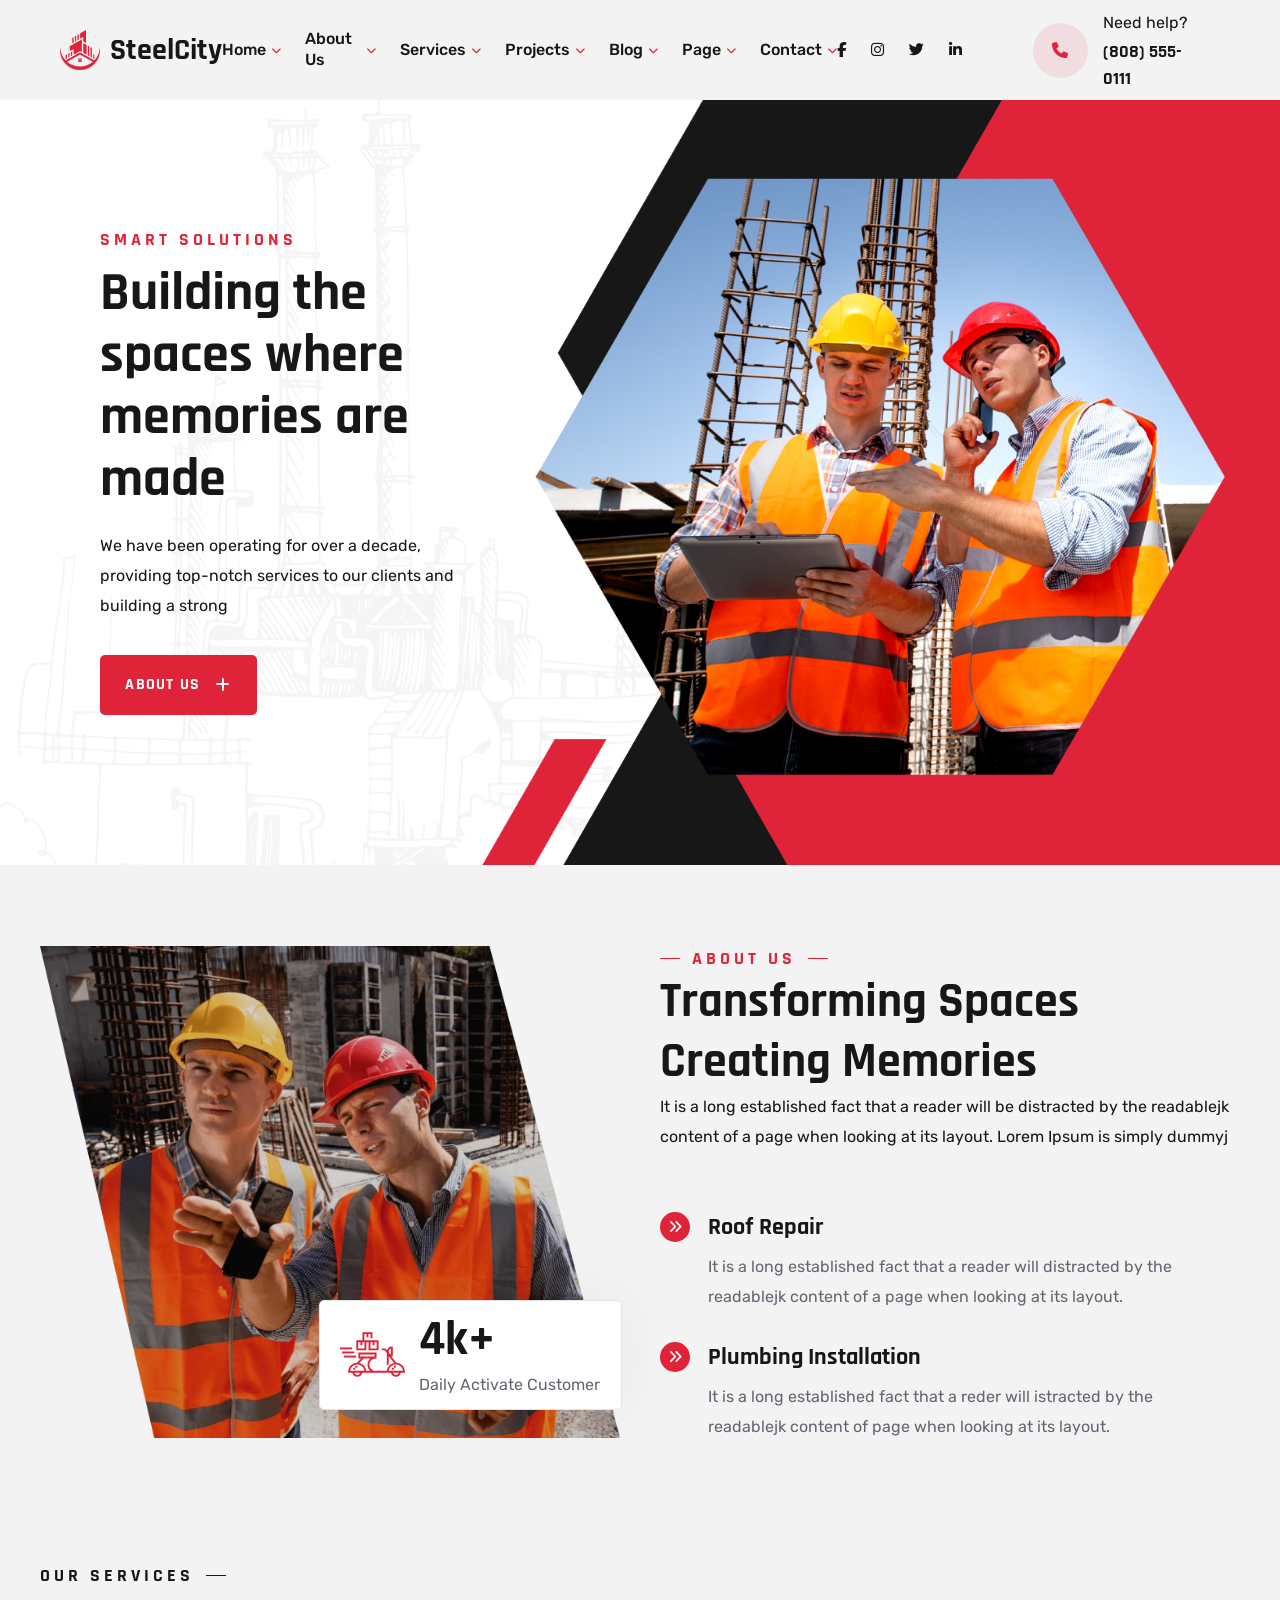
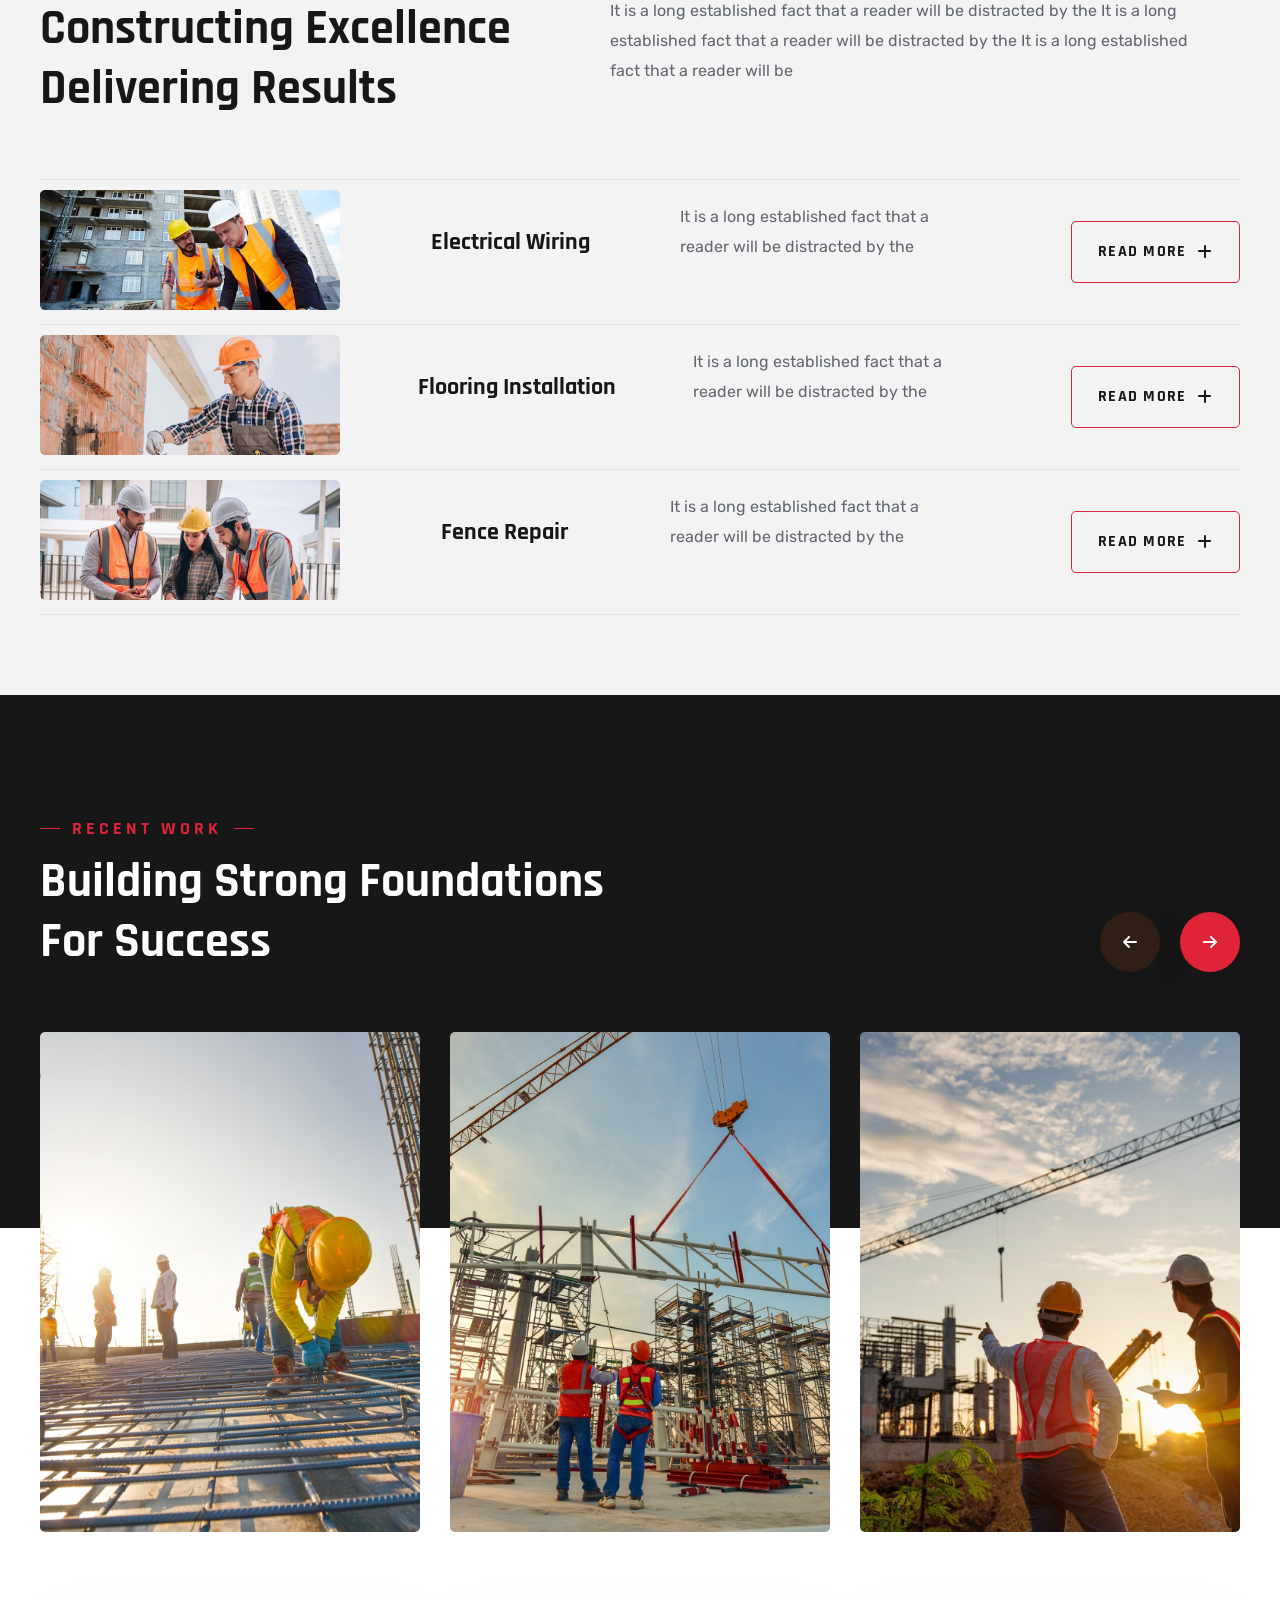
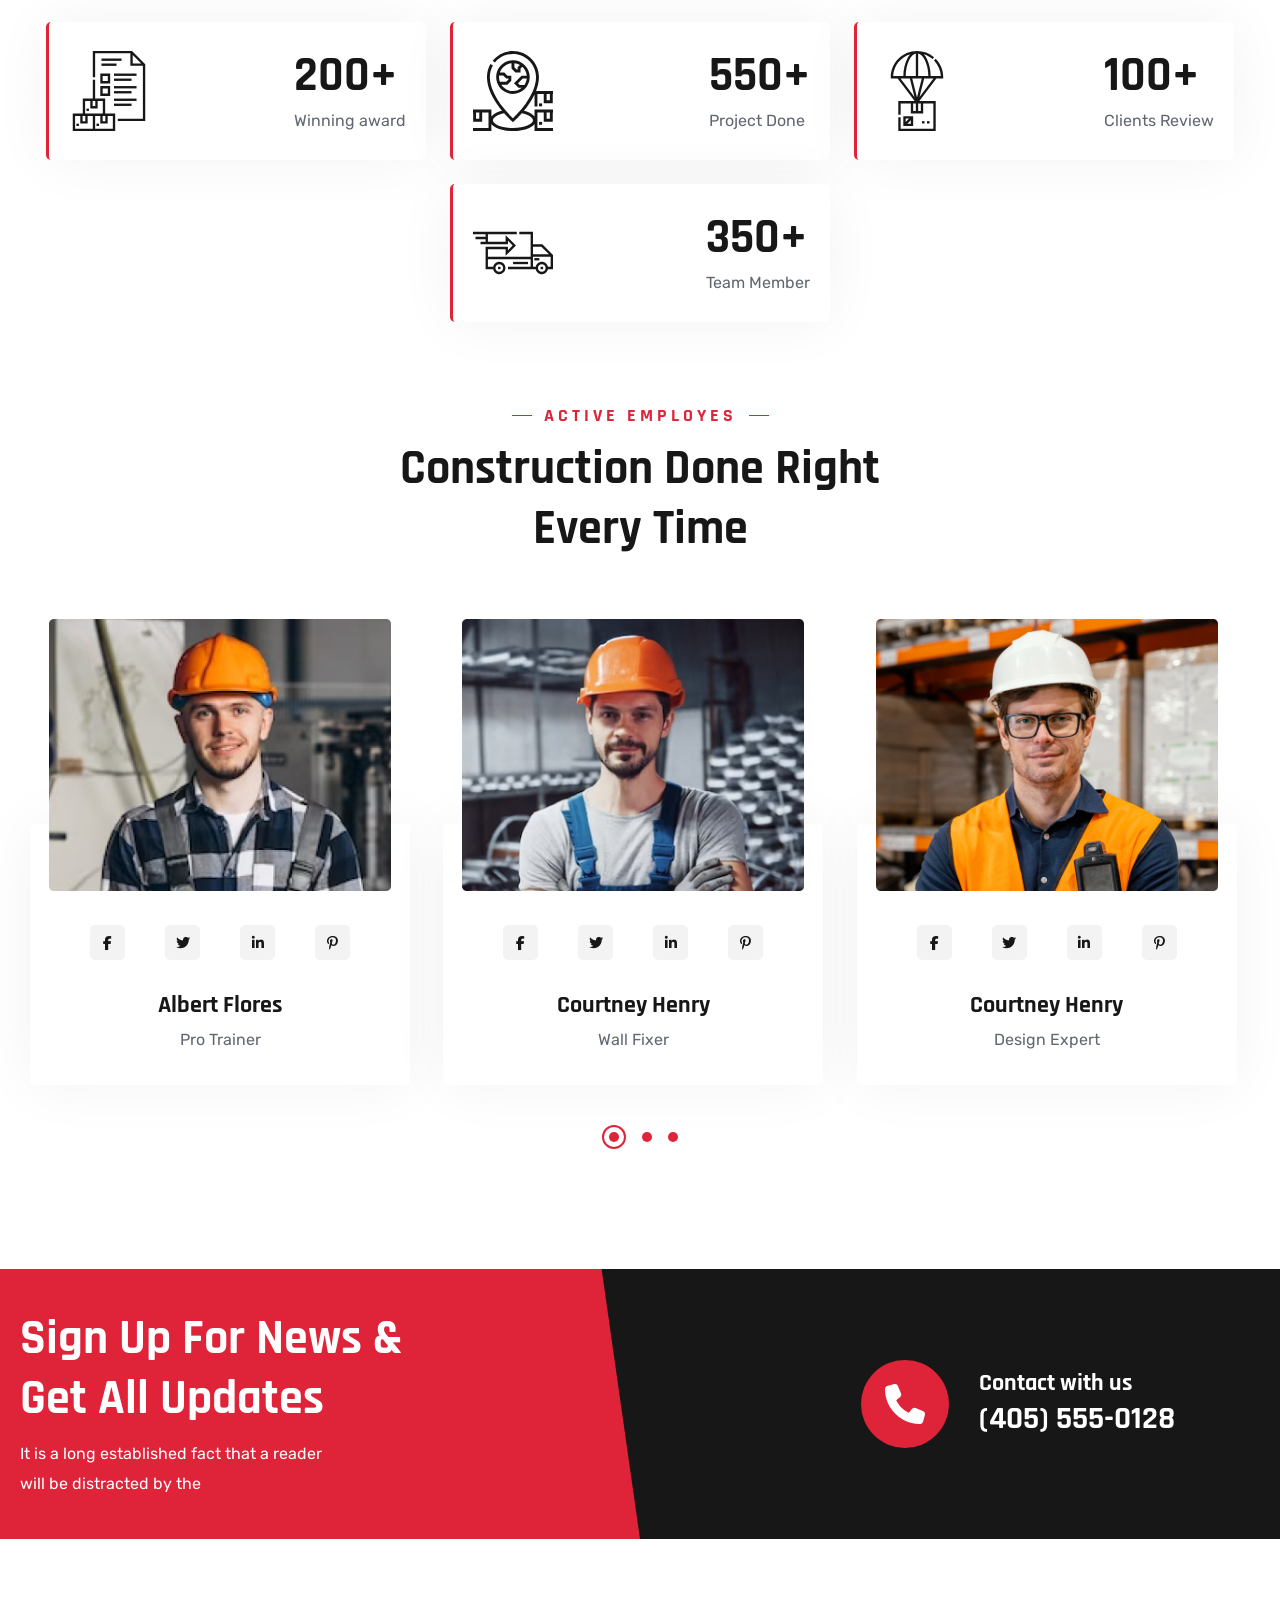
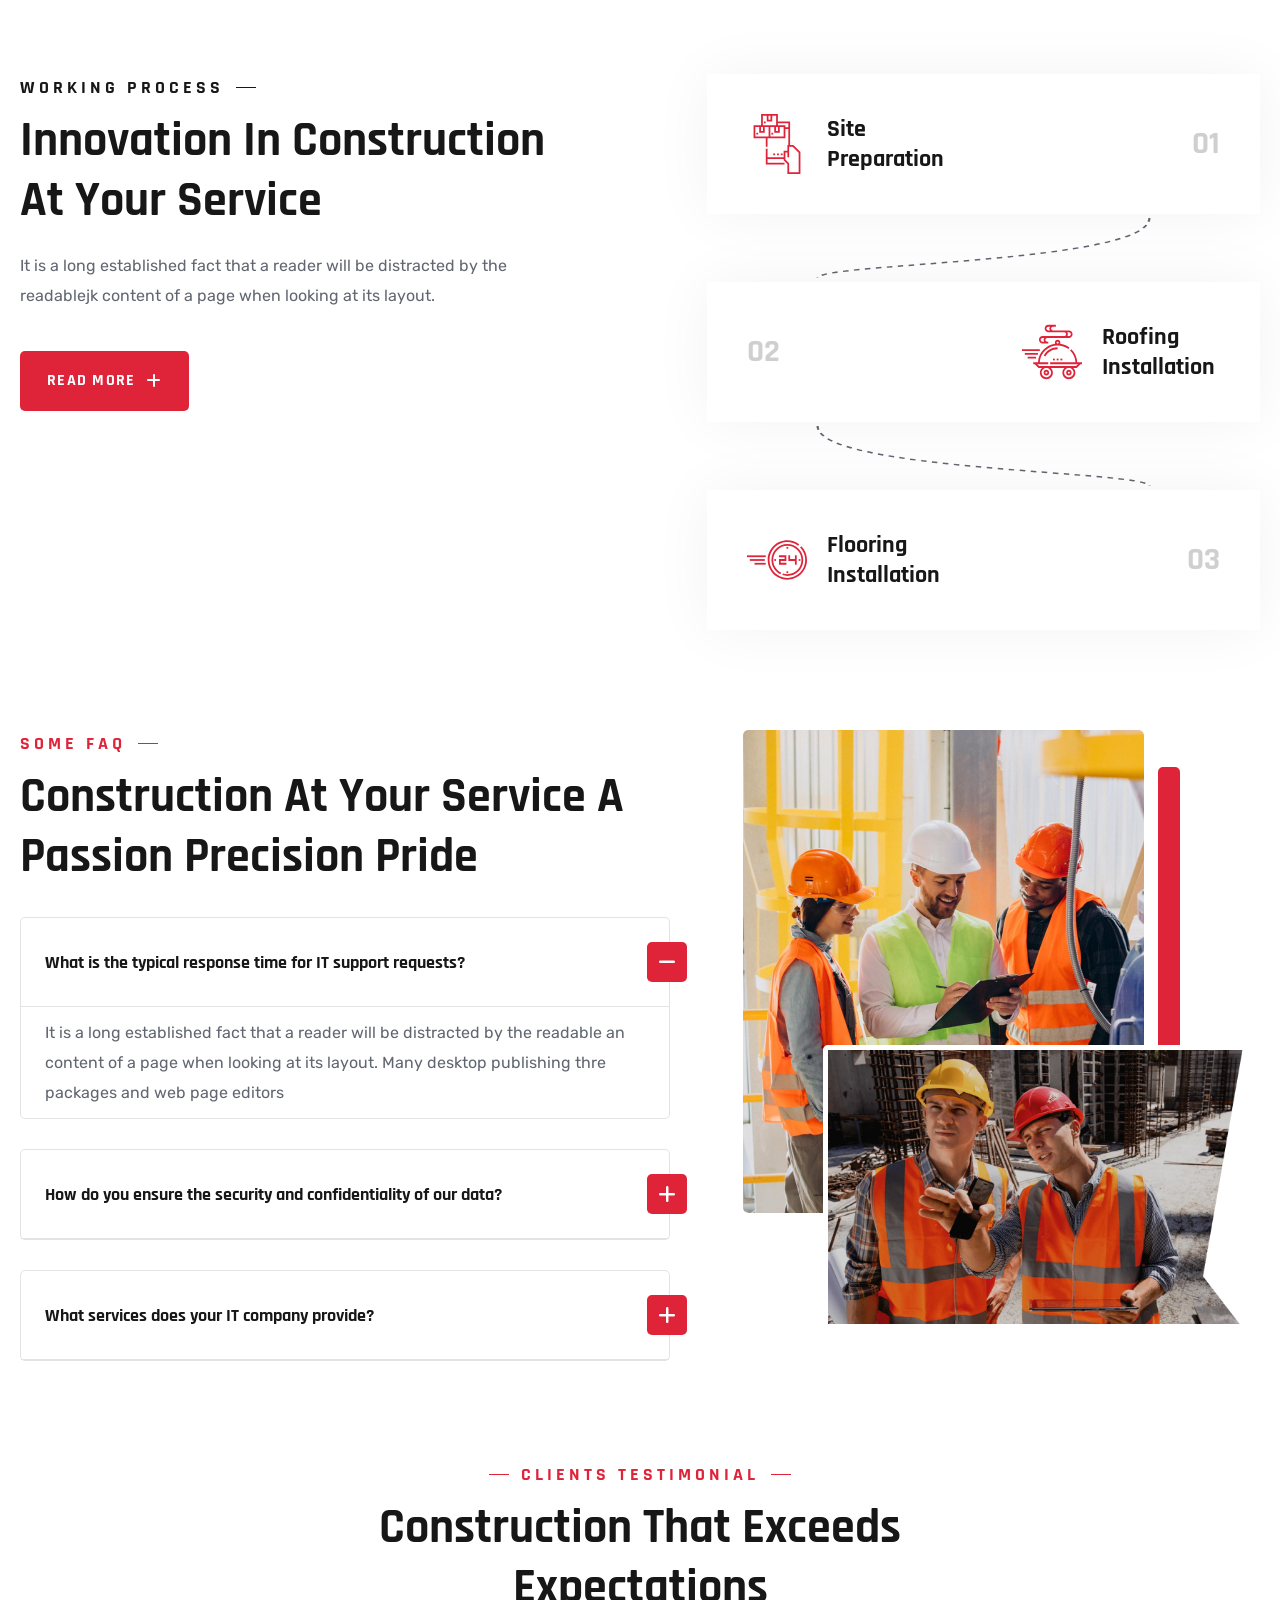
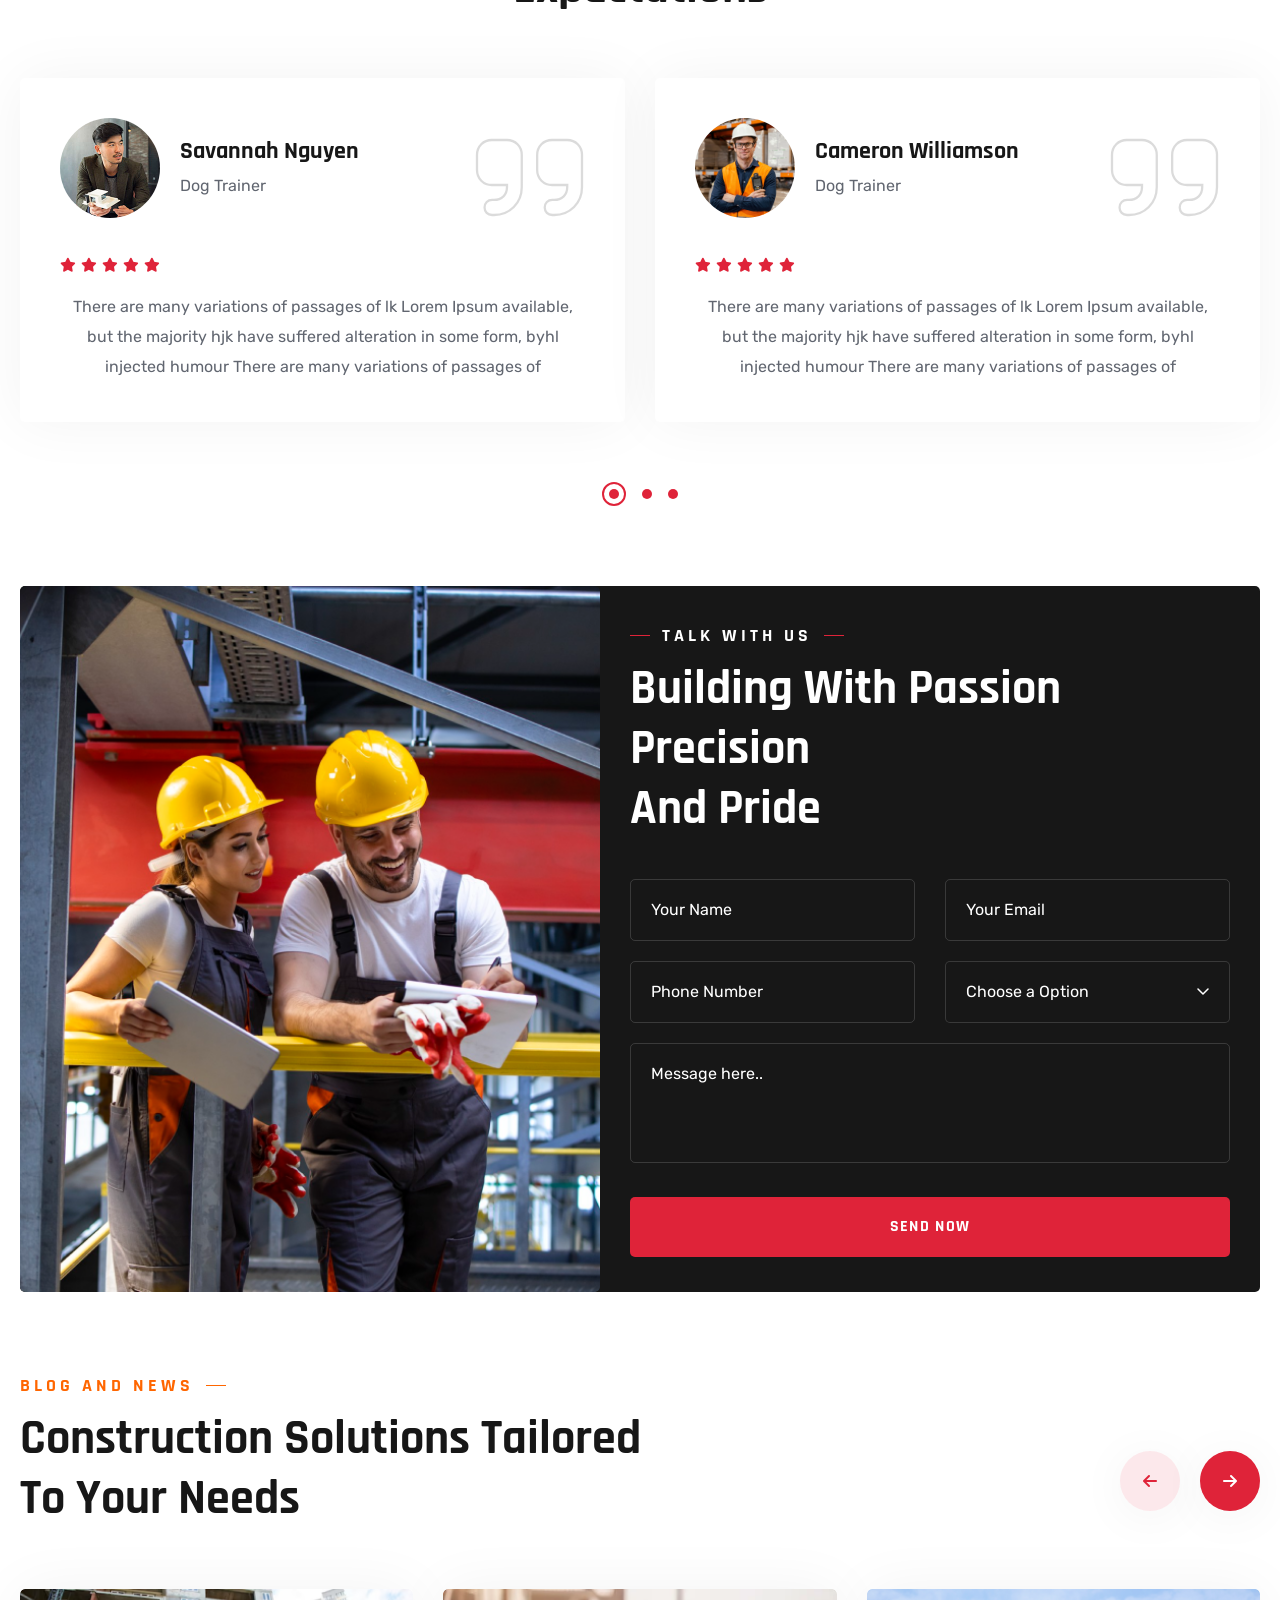
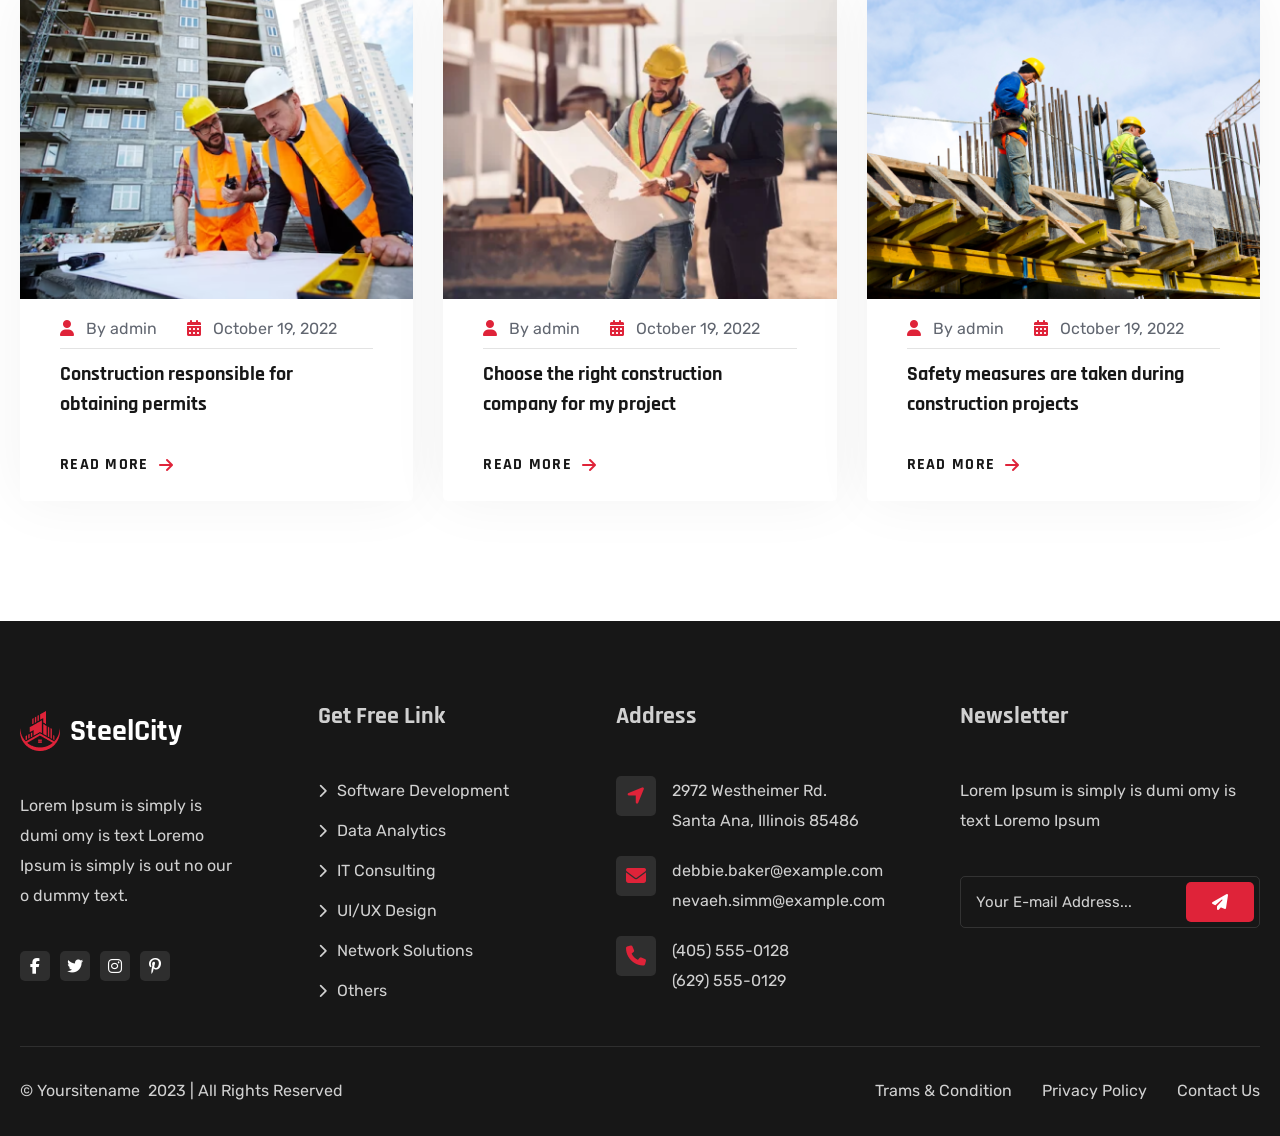
<file: index.html>
<!doctype html>
<html lang="en">
  <head>
    <meta charset="UTF-8" />
    <meta name="viewport" content="width=device-width, initial-scale=1.0" />
    <title>SteelCity Development</title>

    <!-- Font Awesome -->
    <link
      rel="stylesheet"
      href="https://cdnjs.cloudflare.com/ajax/libs/font-awesome/6.7.2/css/all.min.css"
    />

    <!-- Google Fonts -->
    <link rel="preconnect" href="https://fonts.googleapis.com" />
    <link rel="preconnect" href="https://fonts.gstatic.com" crossorigin />

    <link
      href="https://fonts.googleapis.com/css2?family=Rajdhani:wght@300;400;500;600;700&family=Rubik:ital,wght@0,300..900;1,300..900&display=swap"
      rel="stylesheet"
    />

    <!-- Your CSS -->
    <link rel="stylesheet" href="style/style.css" />
  </head>

  <body>
    <main>
      <nav class="navbar">
        <div class="logo">
          <div class="logo-icon">
            <img src="./images/logo.png" alt="SteelCity logo" />
          </div>
          <div class="logo-text">SteelCity</div>
        </div>

        <ul class="menu" id="nav-menu">
          <li>
            <a href="/index.html">Home</a
            ><i class="fa-solid fa-chevron-down"></i>
          </li>
          <li>
            <a href="/about.html">About Us</a
            ><i class="fa-solid fa-chevron-down"></i>
          </li>
          <li>
            <a href="/service.html">Services</a
            ><i class="fa-solid fa-chevron-down"></i>
          </li>
          <li>
            <a href="/project.html">Projects</a
            ><i class="fa-solid fa-chevron-down"></i>
          </li>
          <li>
            <a href="/blog.html">Blog</a
            ><i class="fa-solid fa-chevron-down"></i>
          </li>
          <li>
            <a href="/team.html">Page</a
            ><i class="fa-solid fa-chevron-down"></i>
          </li>
          <li>
            <a href="/contact.html">Contact</a
            ><i class="fa-solid fa-chevron-down"></i>
          </li>
        </ul>

        <div class="right-side">
          <div class="socials">
            <a href="#"><i class="fa-brands fa-facebook-f"></i></a>
            <a href="#"><i class="fa-brands fa-instagram"></i></a>
            <a href="#"><i class="fa-brands fa-twitter"></i></a>
            <a href="#"><i class="fa-brands fa-linkedin-in"></i></a>
          </div>

          <div class="help">
            <div class="call-icon"><i class="fa-solid fa-phone"></i></div>
            <div class="help-text">
              <p>Need help?</p>
              <span>(808) 555-0111</span>
            </div>
          </div>

          <button
            class="menu-toggle"
            id="menu-btn"
            aria-label="Toggle Navigation"
          >
            <i class="fa-solid fa-bars"></i>
          </button>
        </div>
      </nav>

      <section class="hero-section">
        <img
          class="sketch-bg"
          src="./images/sketch-bg.png"
          alt="Industrial Sketch Background"
        />

        <div class="hero-bg-left">
          <div class="hero-content">
            <span class="smart-solutions">Smart Solutions</span>
            <h1 class="hero-title">
              Building the spaces where memories are made
            </h1>
            <p class="hero-desc">
              We have been operating for over a decade, providing top-notch
              services to our clients and building a strong
            </p>
            <button class="btn btn-primary" style="width: 157px">
              About Us <i class="fa-solid fa-plus" style="margin-left: 5px"></i>
            </button>
          </div>
        </div>

        <div class="hero-bg-right">
          <img
            class="workers-hexagon"
            src="./images/workers-hexagon.png"
            alt="Construction Workers"
          />
        </div>
      </section>

      <section class="about-services-section">
        <div class="about-block">
          <div class="about-image">
            <img src="./images/about-workers.png" alt="Construction workers" />

            <div class="stat-card">
              <div class="stat-icon">
                <img src="./images/delivery.svg" alt="" />
              </div>
              <div class="stat-info">
                <h3>4k+</h3>
                <p>Daily Activate Customer</p>
              </div>
            </div>
          </div>

          <div class="about-content">
            <span class="eyebrow eyebrow--red">About Us</span>
            <h2 class="section-title">
              Transforming Spaces<br />Creating Memories
            </h2>
            <p class="section-text">
              It is a long established fact that a reader will be distracted by
              the readablejk content of a page when looking at its layout. Lorem
              Ipsum is simply dummyj
            </p>

            <ul class="feature-list">
              <li class="feature-item">
                <span class="feature-icon"
                  ><i class="fa-solid fa-angles-right"></i
                ></span>
                <div class="feature-text">
                  <h4>Roof Repair</h4>
                  <p>
                    It is a long established fact that a reader will distracted
                    by the readablejk content of a page when looking at its
                    layout.
                  </p>
                </div>
              </li>
              <li class="feature-item feature-item-b">
                <span class="feature-icon"
                  ><i class="fa-solid fa-angles-right"></i
                ></span>
                <div class="feature-text">
                  <h4>Plumbing Installation</h4>
                  <p>
                    It is a long established fact that a reder will istracted by
                    the readablejk content of page when looking at its layout.
                  </p>
                </div>
              </li>
            </ul>
          </div>
        </div>

        <div class="services-block">
          <div class="services-header">
            <div class="services-heading">
              <span class="eyebrow eyebrow--dark eyebrow--start"
                >Our Services</span
              >
              <h2 class="section-title">
                Constructing Excellence<br />Delivering Results
              </h2>
            </div>
            <p class="services-desc">
              It is a long established fact that a reader will be distracted by
              the It is a long established fact that a reader will be distracted
              by the It is a long established fact that a reader will be
            </p>
          </div>

          <div class="service-list">
            <div class="service-row">
              <div class="service-thumb">
                <img
                  src="./images/service-electrical.png"
                  alt="Electrical Wiring"
                />
              </div>
              <h4 class="service-title">Electrical Wiring</h4>
              <p class="service-desc">
                It is a long established fact that a reader will be distracted
                by the
              </p>
              <button class="btn btn-outline service-btn">
                Read More <i class="fa-solid fa-plus"></i>
              </button>
            </div>

            <div class="service-row">
              <div class="service-thumb">
                <img
                  src="./images/service-flooring.png"
                  alt="Flooring Installation"
                  class="service-thumb"
                />
              </div>
              <h4 class="service-title">Flooring Installation</h4>
              <p class="service-desc">
                It is a long established fact that a reader will be distracted
                by the
              </p>
              <button class="btn btn-outline service-btn">
                Read More <i class="fa-solid fa-plus"></i>
              </button>
            </div>

            <div class="service-row">
              <div class="service-thumb">
                <img
                  src="./images/service-fence.png"
                  alt="Fence Repair"
                  class="service-thumb"
                />
              </div>
              <h4 class="service-title">Fence Repair</h4>
              <p class="service-desc">
                It is a long established fact that a reader will be distracted
                by the
              </p>
              <button class="btn btn-outline service-btn">
                Read More <i class="fa-solid fa-plus"></i>
              </button>
            </div>
          </div>
        </div>
      </section>

      <section class="recent-work-section">
        <div class="recent-work-header">
          <div class="recent-work-heading">
            <span class="eyebrow eyebrow--red">Recent Work</span>
            <h2 class="section-title section-title--white">
              Building Strong Foundations<br />For Success
            </h2>
          </div>

          <div class="recent-work-nav">
            <button
              class="nav-arrow nav-arrow--prev"
              aria-label="Previous project"
            >
              <i class="fa-solid fa-arrow-left"></i>
            </button>
            <button class="nav-arrow nav-arrow--next" aria-label="Next project">
              <i class="fa-solid fa-arrow-right"></i>
            </button>
          </div>
        </div>

        <div class="gallery-row">
          <div class="gallery-item">
            <img src="./images/work-1.png" alt="Structural work" />
            <div class="gallery-caption">
              <div class="gallery-caption-text">
                <h4>Steel Framing</h4>
                <p>Lorem Ipsum is simply dummy</p>
              </div>
              <button class="gallery-caption-btn" aria-label="View project">
                <i class="fa-solid fa-plus"></i>
              </button>
            </div>
          </div>

          <div class="gallery-item">
            <img src="./images/work-2.png" alt="Concrete Repair" />
            <div class="gallery-caption">
              <div class="gallery-caption-text">
                <h4>Concrete Repair</h4>
                <p>Lorem Ipsum is simply dummy</p>
              </div>
              <button class="gallery-caption-btn" aria-label="View project">
                <i class="fa-solid fa-plus"></i>
              </button>
            </div>
          </div>

          <div class="gallery-item">
            <img src="./images/work-3.png" alt="Site supervision" />
            <div class="gallery-caption">
              <div class="gallery-caption-text">
                <h4>Site Supervision</h4>
                <p>Lorem Ipsum is simply dummy</p>
              </div>
              <button class="gallery-caption-btn" aria-label="View project">
                <i class="fa-solid fa-plus"></i>
              </button>
            </div>
          </div>
        </div>
      </section>

      <section class="stats-section">
        <div class="stats-row">
          <div class="stat-item">
            <div class="stat-item-icon">
              <img src="./images/award.svg" alt="" />
            </div>
            <div class="stat-item-text">
              <h3>200+</h3>
              <p>Winning award</p>
            </div>
          </div>

          <div class="stat-item">
            <div class="stat-item-icon">
              <img src="./images/project.svg" alt="" />
            </div>
            <div class="stat-item-text">
              <h3>550+</h3>
              <p>Project Done</p>
            </div>
          </div>

          <div class="stat-item">
            <div class="stat-item-icon">
              <img src="./images/review.svg" alt="" />
            </div>
            <div class="stat-item-text">
              <h3>100+</h3>
              <p>Clients Review</p>
            </div>
          </div>

          <div class="stat-item">
            <div class="stat-item-icon">
              <img src="./images/team.svg" alt="" />
            </div>
            <div class="stat-item-text">
              <h3>350+</h3>
              <p>Team Member</p>
            </div>
          </div>
        </div>
      </section>

      <section class="team-section">
        <div class="team-header">
          <span class="eyebrow eyebrow--red">Active Employes</span>
          <h2 class="section-title section-title--center">
            Construction Done Right<br />Every Time
          </h2>
        </div>

        <div class="team-grid">
          <div class="team-item">
            <div class="team-photo">
              <img src="./images/mamber-1.png" alt="Albert Flores" />
            </div>
            <div class="team-card">
              <div class="social-icons">
                <a href="#" class="social-icon-box" aria-label="Facebook"
                  ><i class="fa-brands fa-facebook-f"></i
                ></a>
                <a href="#" class="social-icon-box" aria-label="Twitter"
                  ><i class="fa-brands fa-twitter"></i
                ></a>
                <a href="#" class="social-icon-box" aria-label="LinkedIn"
                  ><i class="fa-brands fa-linkedin-in"></i
                ></a>
                <a href="#" class="social-icon-box" aria-label="Pinterest"
                  ><i class="fa-brands fa-pinterest-p"></i
                ></a>
              </div>
              <h4 class="team-name">Albert Flores</h4>
              <p class="team-role">Pro Trainer</p>
            </div>
          </div>

          <div class="team-item">
            <div class="team-photo">
              <img src="./images/mamber-2.png" alt="Albert Flores" />
            </div>
            <div class="team-card">
              <div class="social-icons">
                <a href="#" class="social-icon-box" aria-label="Facebook"
                  ><i class="fa-brands fa-facebook-f"></i
                ></a>
                <a href="#" class="social-icon-box" aria-label="Twitter"
                  ><i class="fa-brands fa-twitter"></i
                ></a>
                <a href="#" class="social-icon-box" aria-label="LinkedIn"
                  ><i class="fa-brands fa-linkedin-in"></i
                ></a>
                <a href="#" class="social-icon-box" aria-label="Pinterest"
                  ><i class="fa-brands fa-pinterest-p"></i
                ></a>
              </div>
              <h4 class="team-name">Courtney Henry</h4>
              <p class="team-role">Wall Fixer</p>
            </div>
          </div>

          <div class="team-item">
            <div class="team-photo">
              <img src="./images/mamber-3.png" alt="Albert Flores" />
            </div>
            <div class="team-card">
              <div class="social-icons">
                <a href="#" class="social-icon-box" aria-label="Facebook"
                  ><i class="fa-brands fa-facebook-f"></i
                ></a>
                <a href="#" class="social-icon-box" aria-label="Twitter"
                  ><i class="fa-brands fa-twitter"></i
                ></a>
                <a href="#" class="social-icon-box" aria-label="LinkedIn"
                  ><i class="fa-brands fa-linkedin-in"></i
                ></a>
                <a href="#" class="social-icon-box" aria-label="Pinterest"
                  ><i class="fa-brands fa-pinterest-p"></i
                ></a>
              </div>
              <h4 class="team-name">Courtney Henry</h4>
              <p class="team-role">Design Expert</p>
            </div>
          </div>
        </div>

        <div class="team-dots">
          <button class="dot dot--active" aria-label="Slide 1">
            <span></span>
          </button>
          <button class="dot" aria-label="Slide 2"></button>
          <button class="dot" aria-label="Slide 3"></button>
        </div>
      </section>

      <section class="cta-section">
        <div class="cta-red-bg"></div>

        <div class="cta-container">
          <div class="cta-left">
            <div class="cta-heading">
              <h2>Sign Up For news & Get All Updates</h2>
            </div>
            <div class="cta-text">
              <p>
                It is a long established fact that a reader will be distracted
                by the
              </p>
            </div>
          </div>

          <div class="cta-contact">
            <div class="cta-contact-icon">
              <i class="fa-solid fa-phone"></i>
            </div>
            <div class="cta-contact-text">
              <p>Contact with us</p>
              <h3>(405) 555-0128</h3>
            </div>
          </div>
        </div>
      </section>

      <section class="process-section">
        <div class="process-content">
          <span class="eyebrow eyebrow--dark eyebrow--start"
            >Working Process</span
          >
          <h2 class="section-title">
            Innovation In Construction<br />At Your Service
          </h2>
          <p class="section-text">
            It is a long established fact that a reader will be distracted by
            the readablejk content of a page when looking at its layout.
          </p>
          <button class="btn btn-primary process-btn">
            Read More <i class="fa-solid fa-plus"></i>
          </button>
        </div>

        <div class="process-list">
          <div class="process-card">
            <div class="process-card-info">
              <div class="process-icon">
                <img src="./images/site-prep.svg" alt="Site Preparation" />
              </div>
              <h4 class="process-title">Site Preparation</h4>
            </div>
            <span class="process-number">01</span>
          </div>

          <div class="connector-wrapper">
            <svg viewBox="0 0 500 80" preserveAspectRatio="none">
              <path
                d="M 400 0 C 400 60, 100 60, 100 80"
                stroke="#616670"
                stroke-width="2"
                stroke-dasharray="5 5"
                fill="none"
              />
            </svg>
          </div>

          <div class="process-card process-card--offset">
            <span class="process-number">02</span>
            <div class="process-card-info">
              <div class="process-icon">
                <img src="./images/roofing.svg" alt="Site Preparation" />
              </div>
              <h4 class="process-title">Roofing Installation</h4>
            </div>
          </div>

          <div class="connector-wrapper">
            <svg viewBox="0 0 500 80" preserveAspectRatio="none">
              <path
                d="M 100 0 C 100 60, 400 60, 400 80"
                stroke="#616670"
                stroke-width="2"
                stroke-dasharray="5 5"
                fill="none"
              />
            </svg>
          </div>

          <div class="process-card">
            <div class="process-card-info">
              <div class="process-icon">
                <img src="./images/flooring.svg" alt="Site Preparation" />
              </div>
              <h4 class="process-title">Flooring Installation</h4>
            </div>
            <span class="process-number">03</span>
          </div>
        </div>
      </section>

      <section class="faq-section">
        <div class="faq-content">
          <span class="eyebrow eyebrow--red eyebrow--start">Some FAQ</span>
          <h2 class="section-title">
            Construction At Your Service A Passion Precision Pride
          </h2>

          <div class="faq-list">
            <div class="faq-item is-open">
              <button class="faq-question" type="button">
                <span
                  >What is the typical response time for IT support
                  requests?</span
                >
                <span class="faq-toggle"
                  ><i class="fa-solid fa-minus"></i
                ></span>
              </button>
              <div class="faq-answer">
                <p>
                  It is a long established fact that a reader will be distracted
                  by the readable an content of a page when looking at its
                  layout. Many desktop publishing thre packages and web page
                  editors
                </p>
              </div>
            </div>

            <div class="faq-item">
              <button class="faq-question" type="button">
                <span
                  >How do you ensure the security and confidentiality of our
                  data?</span
                >
                <span class="faq-toggle"><i class="fa-solid fa-plus"></i></span>
              </button>
              <div class="faq-answer">
                <p>
                  It is a long established fact that a reader will be distracted
                  by the readable content of a page when looking at its layout.
                </p>
              </div>
            </div>

            <div class="faq-item">
              <button class="faq-question" type="button">
                <span>What services does your IT company provide?</span>
                <span class="faq-toggle"><i class="fa-solid fa-plus"></i></span>
              </button>
              <div class="faq-answer">
                <p>
                  It is a long established fact that a reader will be distracted
                  by the readable content of a page when looking at its layout.
                </p>
              </div>
            </div>
          </div>
        </div>

        <div class="faq-image-group">
          <img
            class="faq-img-top"
            src="./images/worker-1.png"
            alt="Team discussing plans"
          />
          <div class="faq-red-bar"></div>
          <img
            class="faq-img-bottom"
            src="./images/worker-2.png"
            alt="Workers on site"
          />
        </div>
      </section>

      <section class="testimonials-section">
        <div class="testimonials-header">
          <span class="eyebrow eyebrow--red">Clients Testimonial</span>
          <h2 class="section-title section-title--center">
            Construction That Exceeds<br />Expectations
          </h2>
        </div>

        <div class="testimonials-row">
          <div class="testimonial-card">
            <div class="testimonial-quote-box">
              <i class="fa-solid fa-quote-right testimonial-quote-icon"></i>
            </div>
            <div class="testimonial-head">
              <img
                src="./images/f263f0541e7cba601d2e475.png"
                alt="Savannah Nguyen"
                class="testimonial-avatar"
              />
              <div class="testimonial-info">
                <h4>Savannah Nguyen</h4>
                <p>Dog Trainer</p>
              </div>
            </div>

            <div class="testimonial-stars">
              <i class="fa-solid fa-star"></i>
              <i class="fa-solid fa-star"></i>
              <i class="fa-solid fa-star"></i>
              <i class="fa-solid fa-star"></i>
              <i class="fa-solid fa-star"></i>
            </div>

            <p class="testimonial-text">
              There are many variations of passages of lk Lorem Ipsum available,
              but the majority hjk have suffered alteration in some form, byhl
              injected humour There are many variations of passages of
            </p>
          </div>

          <div class="testimonial-card">
            <i class="fa-solid fa-quote-right testimonial-quote-icon"></i>

            <div class="testimonial-head">
              <img
                src="./images/ecb27ee9c12b65ad9c.png"
                alt="Cameron Williamson"
                class="testimonial-avatar"
              />
              <div class="testimonial-info">
                <h4>Cameron Williamson</h4>
                <p>Dog Trainer</p>
              </div>
            </div>

            <div class="testimonial-stars">
              <i class="fa-solid fa-star"></i>
              <i class="fa-solid fa-star"></i>
              <i class="fa-solid fa-star"></i>
              <i class="fa-solid fa-star"></i>
              <i class="fa-solid fa-star"></i>
            </div>

            <p class="testimonial-text">
              There are many variations of passages of lk Lorem Ipsum available,
              but the majority hjk have suffered alteration in some form, byhl
              injected humour There are many variations of passages of
            </p>
          </div>
        </div>

        <div class="team-dots">
          <button class="dot dot--active" aria-label="Slide 1">
            <span></span>
          </button>
          <button class="dot" aria-label="Slide 2"></button>
          <button class="dot" aria-label="Slide 3"></button>
        </div>
      </section>

      <section class="contact-section">
        <img
          class="contact-image"
          src="./images/contact-workers.png"
          alt="Construction workers"
        />

        <div class="contact-form-wrap">
          <span class="eyebrow eyebrow--white-red"> Talk With Us </span>
          <h2 class="section-title section-title--white">
            Building With Passion Precision<br />And Pride
          </h2>

          <form class="contact-form">
            <div class="form-row">
              <div class="form-group">
                <input type="text" placeholder="Your Name" />
              </div>
              <div class="form-group">
                <input type="email" placeholder="Your Email" />
              </div>
            </div>

            <div class="form-row">
              <div class="form-group">
                <input type="tel" placeholder="Phone Number" />
              </div>
              <div class="form-group">
                <select>
                  <option value="" disabled selected>Choose a Option</option>
                  <option value="residential">Residential</option>
                  <option value="commercial">Commercial</option>
                  <option value="renovation">Renovation</option>
                </select>
              </div>
            </div>

            <div class="form-group form-group--full">
              <textarea placeholder="Message here.."></textarea>
            </div>

            <button type="submit" class="btn btn-primary">Send Now</button>
          </form>
        </div>
      </section>

      <section class="blog-section">
        <div class="blog-header">
          <div class="blog-heading">
            <span class="eyebrow eyebrow--orange eyebrow--start"
              >Blog And News</span
            >
            <h2 class="section-title">
              Construction Solutions Tailored<br />To Your Needs
            </h2>
          </div>

          <div class="recent-work-nav">
            <button
              class="nav-arrow blog-nav-arrow--prev"
              aria-label="Previous post"
            >
              <i class="fa-solid fa-arrow-left"></i>
            </button>
            <button
              class="nav-arrow blog-nav-arrow--next"
              aria-label="Next post"
            >
              <i class="fa-solid fa-arrow-right"></i>
            </button>
          </div>
        </div>

        <div class="blog-grid">
          <article class="blog-card">
            <div>
              <img
                src="./images/blog-1.png"
                alt="Construction responsible for obtaining permits"
              />
            </div>
            <div class="blog-card-body">
              <div class="blog-meta">
                <span><i class="fa-solid fa-user"></i> By admin</span>
                <span
                  ><i class="fa-solid fa-calendar-days"></i> October 19,
                  2022</span
                >
              </div>
              <hr class="blog-divider" />
              <h4 class="blog-title">
                Construction responsible for obtaining permits
              </h4>
              <a href="#" class="blog-readmore"
                >Read More <i class="fa-solid fa-arrow-right"></i
              ></a>
            </div>
          </article>

          <article class="blog-card">
            <div>
              <img
                src="./images/blog-2.png"
                alt="Choose the right construction company for my project"
              />
            </div>
            <div class="blog-card-body">
              <div class="blog-meta">
                <span><i class="fa-solid fa-user"></i> By admin</span>
                <span
                  ><i class="fa-solid fa-calendar-days"></i> October 19,
                  2022</span
                >
              </div>
              <hr class="blog-divider" />
              <h4 class="blog-title">
                Choose the right construction company for my project
              </h4>
              <a href="#" class="blog-readmore"
                >Read More <i class="fa-solid fa-arrow-right"></i
              ></a>
            </div>
          </article>

          <article class="blog-card">
            <div>
              <img
                src="./images/blog-3.png"
                alt="Safety measures are taken during construction projects"
              />
            </div>
            <div class="blog-card-body">
              <div class="blog-meta">
                <span><i class="fa-solid fa-user"></i> By admin</span>
                <span
                  ><i class="fa-solid fa-calendar-days"></i> October 19,
                  2022</span
                >
              </div>
              <hr class="blog-divider" />
              <h4 class="blog-title">
                Safety measures are taken during construction projects
              </h4>
              <a href="#" class="blog-readmore"
                >Read More <i class="fa-solid fa-arrow-right"></i
              ></a>
            </div>
          </article>
        </div>
      </section>

      <footer class="site-footer">
        <div class="footer-top">
          <div class="footer-col footer-col--about">
            <div class="logo">
              <div class="logo-icon">
                <img src="./images/logo.png" alt="SteelCity logo" />
              </div>
              <div class="logo-text">SteelCity</div>
            </div>

            <p class="footer-about-text">
              Lorem Ipsum is simply is dumi omy is text Loremo Ipsum is simply
              is out no our o dummy text.
            </p>

            <div class="footer-socials">
              <a href="#" class="footer-social-icon" aria-label="Facebook"
                ><i class="fa-brands fa-facebook-f"></i
              ></a>
              <a href="#" class="footer-social-icon" aria-label="Twitter"
                ><i class="fa-brands fa-twitter"></i
              ></a>
              <a href="#" class="footer-social-icon" aria-label="Instagram"
                ><i class="fa-brands fa-instagram"></i
              ></a>
              <a href="#" class="footer-social-icon" aria-label="Pinterest"
                ><i class="fa-brands fa-pinterest-p"></i
              ></a>
            </div>
          </div>

          <div class="footer-col footer-col--links">
            <h4 class="footer-heading">Get Free Link</h4>
            <ul class="footer-links">
              <li>
                <a href="#"
                  ><i class="fa-solid fa-chevron-right"></i> Software
                  Development</a
                >
              </li>
              <li>
                <a href="#"
                  ><i class="fa-solid fa-chevron-right"></i> Data Analytics</a
                >
              </li>
              <li>
                <a href="#"
                  ><i class="fa-solid fa-chevron-right"></i> IT Consulting</a
                >
              </li>
              <li>
                <a href="#"
                  ><i class="fa-solid fa-chevron-right"></i> UI/UX Design</a
                >
              </li>
              <li>
                <a href="#"
                  ><i class="fa-solid fa-chevron-right"></i> Network
                  Solutions</a
                >
              </li>
              <li>
                <a href="#"><i class="fa-solid fa-chevron-right"></i> Others</a>
              </li>
            </ul>
          </div>

          <div class="footer-col footer-col--address">
            <h4 class="footer-heading">Address</h4>

            <div class="footer-contact-row">
              <span class="footer-contact-icon"
                ><i class="fa-solid fa-location-arrow"></i
              ></span>
              <p>2972 Westheimer Rd.<br />Santa Ana, Illinois 85486</p>
            </div>

            <div class="footer-contact-row">
              <span class="footer-contact-icon"
                ><i class="fa-solid fa-envelope"></i
              ></span>
              <p>debbie.baker@example.com<br />nevaeh.simm@example.com</p>
            </div>

            <div class="footer-contact-row">
              <span class="footer-contact-icon"
                ><i class="fa-solid fa-phone"></i
              ></span>
              <p>(405) 555-0128<br />(629) 555-0129</p>
            </div>
          </div>

          <div class="footer-col footer-col--newsletter">
            <h4 class="footer-heading">Newsletter</h4>
            <p class="footer-about-text">
              Lorem Ipsum is simply is dumi omy is text Loremo Ipsum
            </p>

            <form class="footer-newsletter-form">
              <input type="email" placeholder="Your E-mail Address..." />
              <button type="submit" aria-label="Subscribe">
                <i class="fa-solid fa-paper-plane"></i>
              </button>
            </form>
          </div>
        </div>

        <div class="footer-bottom">
          <div>
            <p>&copy; Yoursitename &nbsp;2023 | All Rights Reserved</p>
          </div>
          <div class="footer-bottom-links">
            <a href="#">Trams &amp; Condition</a>
            <a href="#">Privacy Policy</a>
            <a href="#">Contact Us</a>
          </div>
        </div>
      </footer>
    </main>
  </body>

  <script>
    const menuBtn = document.getElementById("menu-btn");
    const navMenu = document.getElementById("nav-menu");

    menuBtn.addEventListener("click", (e) => {
      e.stopPropagation();
      navMenu.classList.toggle("active");
    });

    navMenu.addEventListener("click", (e) => {
      e.stopPropagation();
    });

    document.addEventListener("click", () => {
      if (navMenu.classList.contains("active")) {
        navMenu.classList.remove("active");
      }
    });

    document.querySelectorAll(".faq-question").forEach((btn) => {
      btn.addEventListener("click", () => {
        const item = btn.closest(".faq-item");
        const wasOpen = item.classList.contains("is-open");

        document.querySelectorAll(".faq-item").forEach((el) => {
          el.classList.remove("is-open");
          el.querySelector(".faq-toggle i").className = "fa-solid fa-plus";
        });

        if (!wasOpen) {
          item.classList.add("is-open");
          item.querySelector(".faq-toggle i").className = "fa-solid fa-minus";
        }
      });
    });
  </script>
</html>
</file>
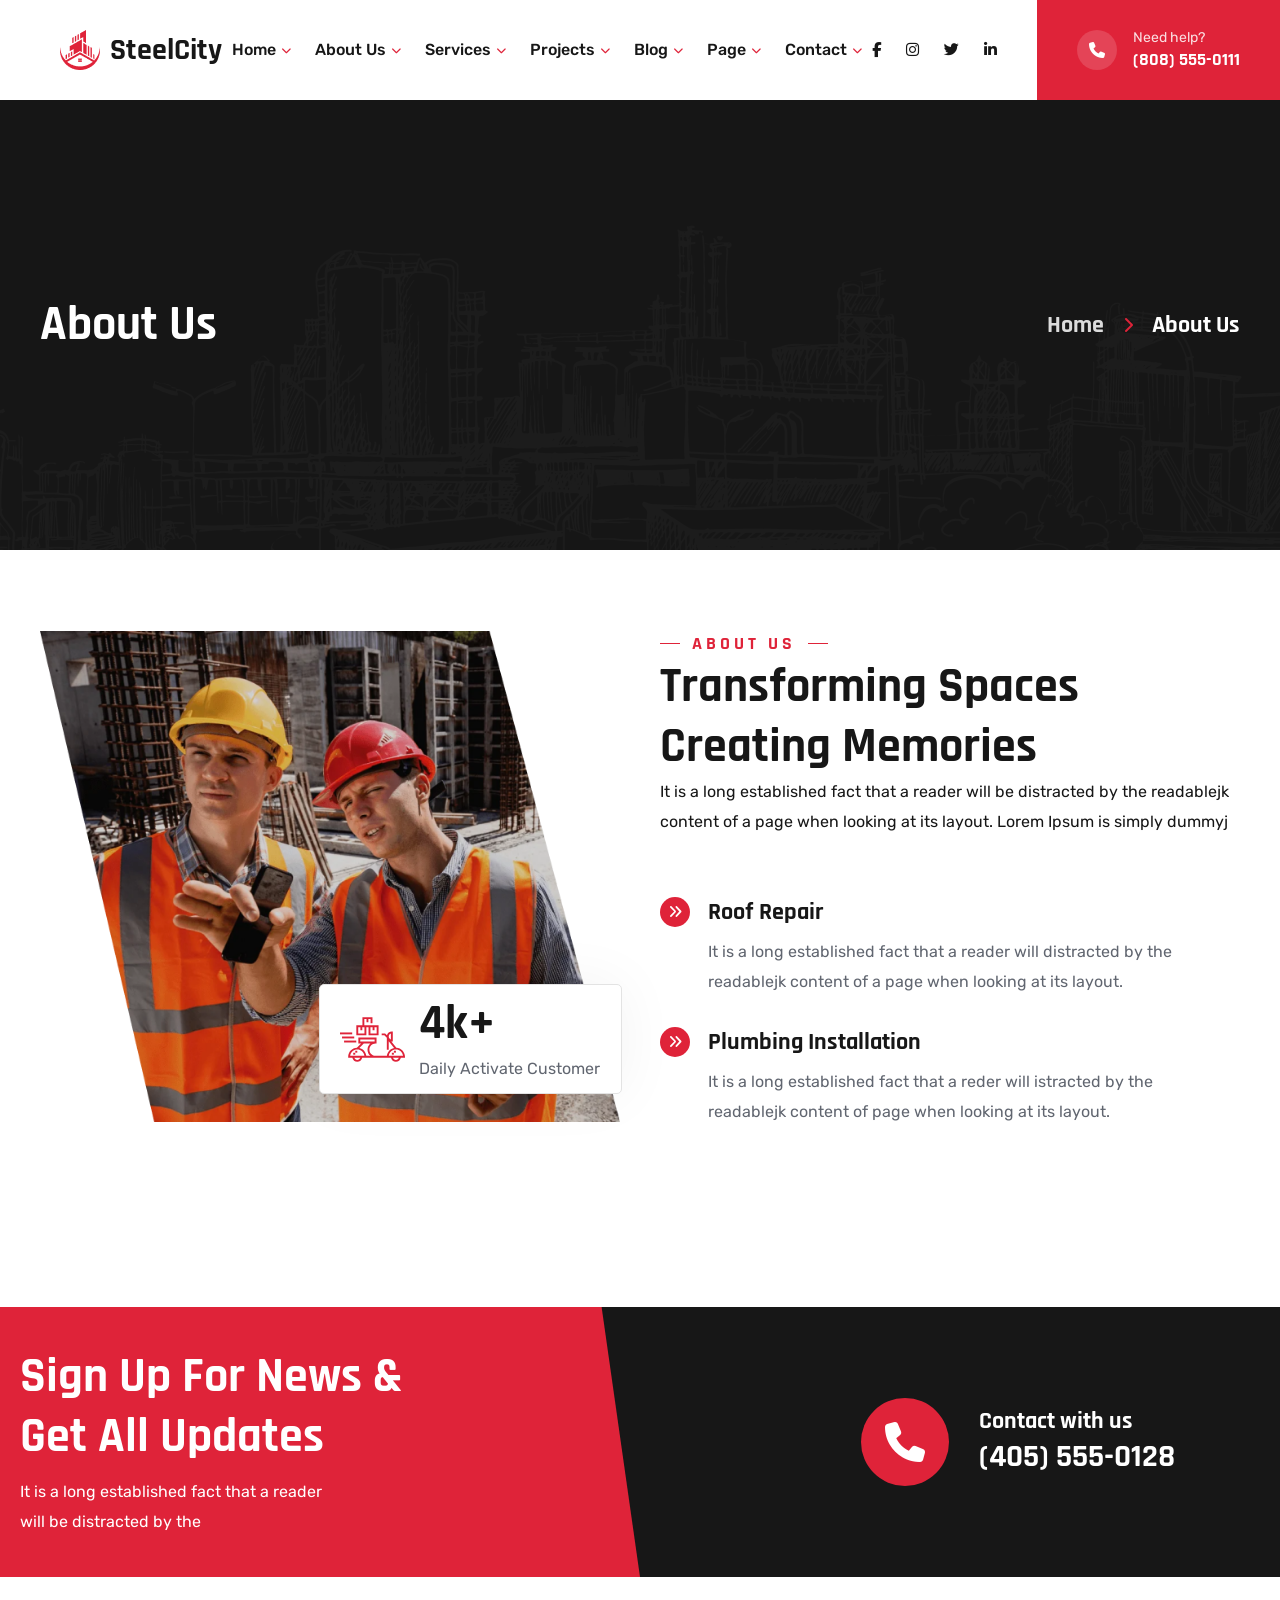
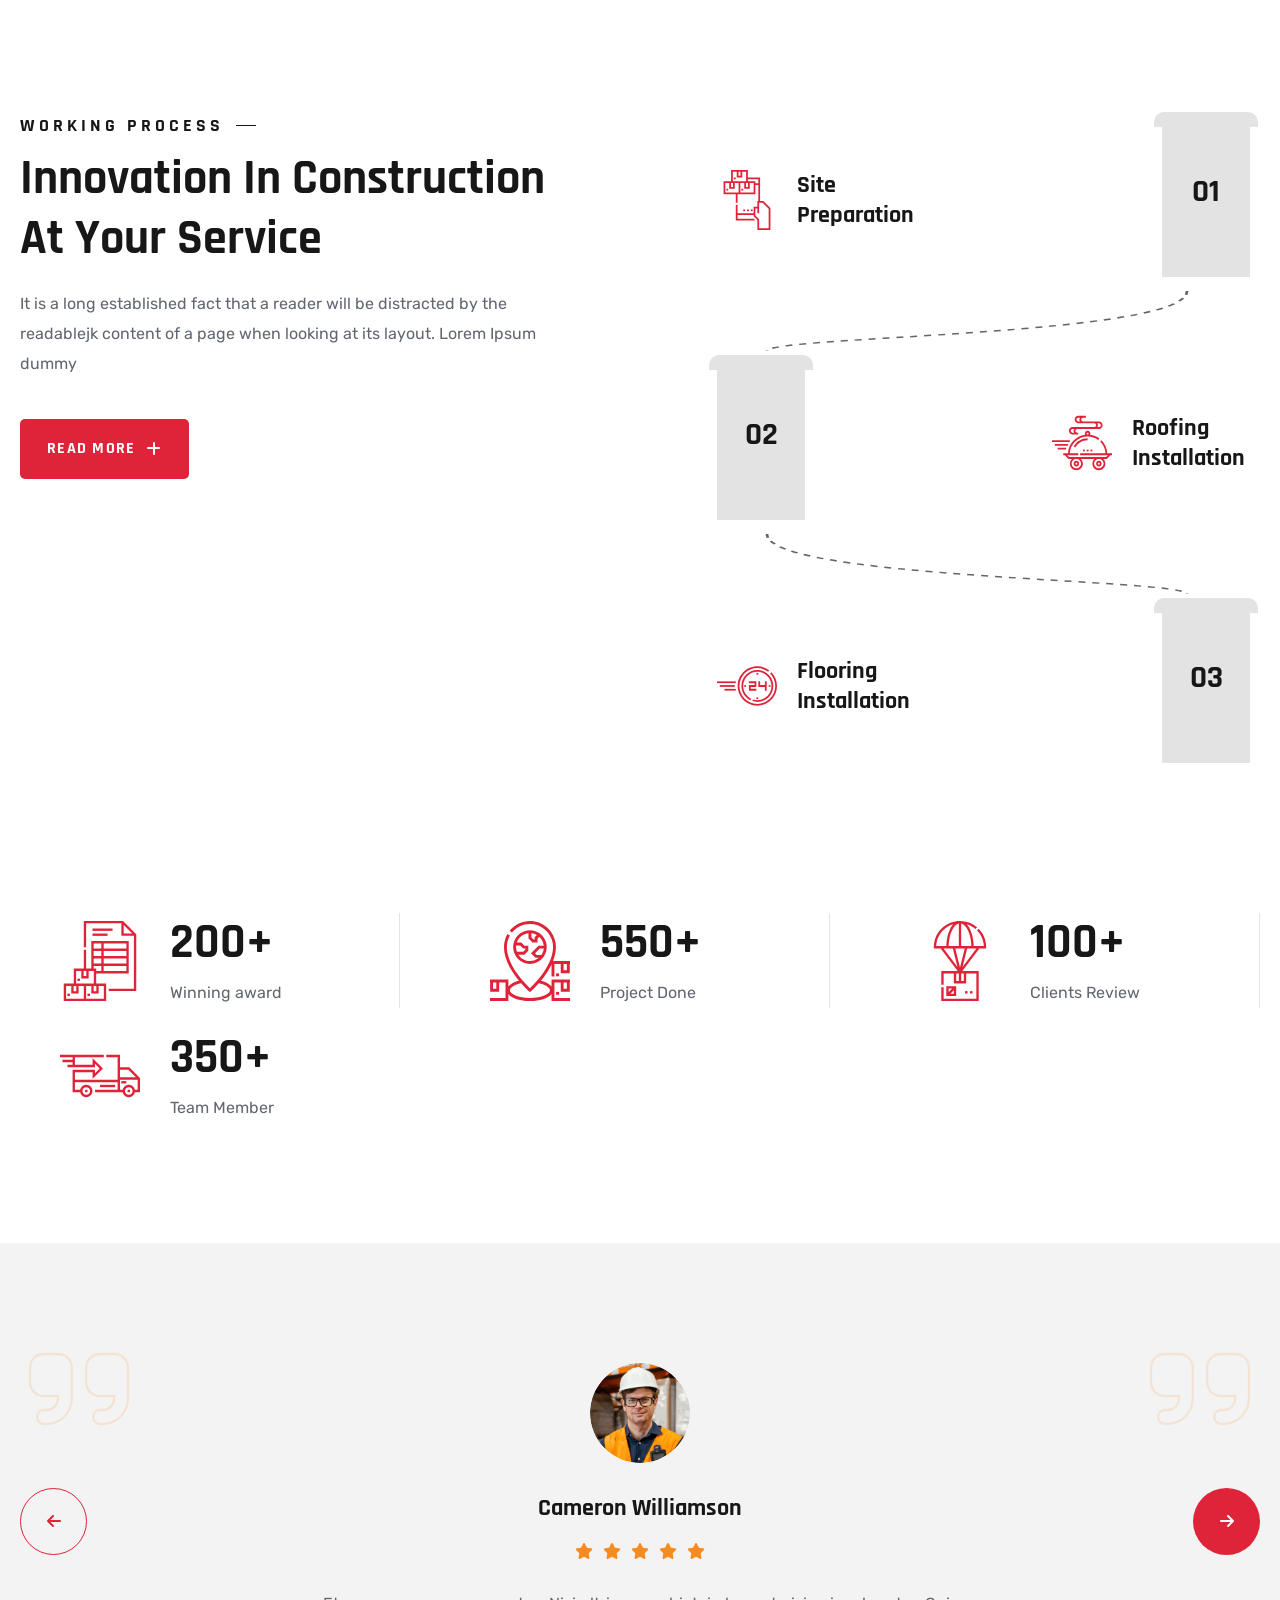
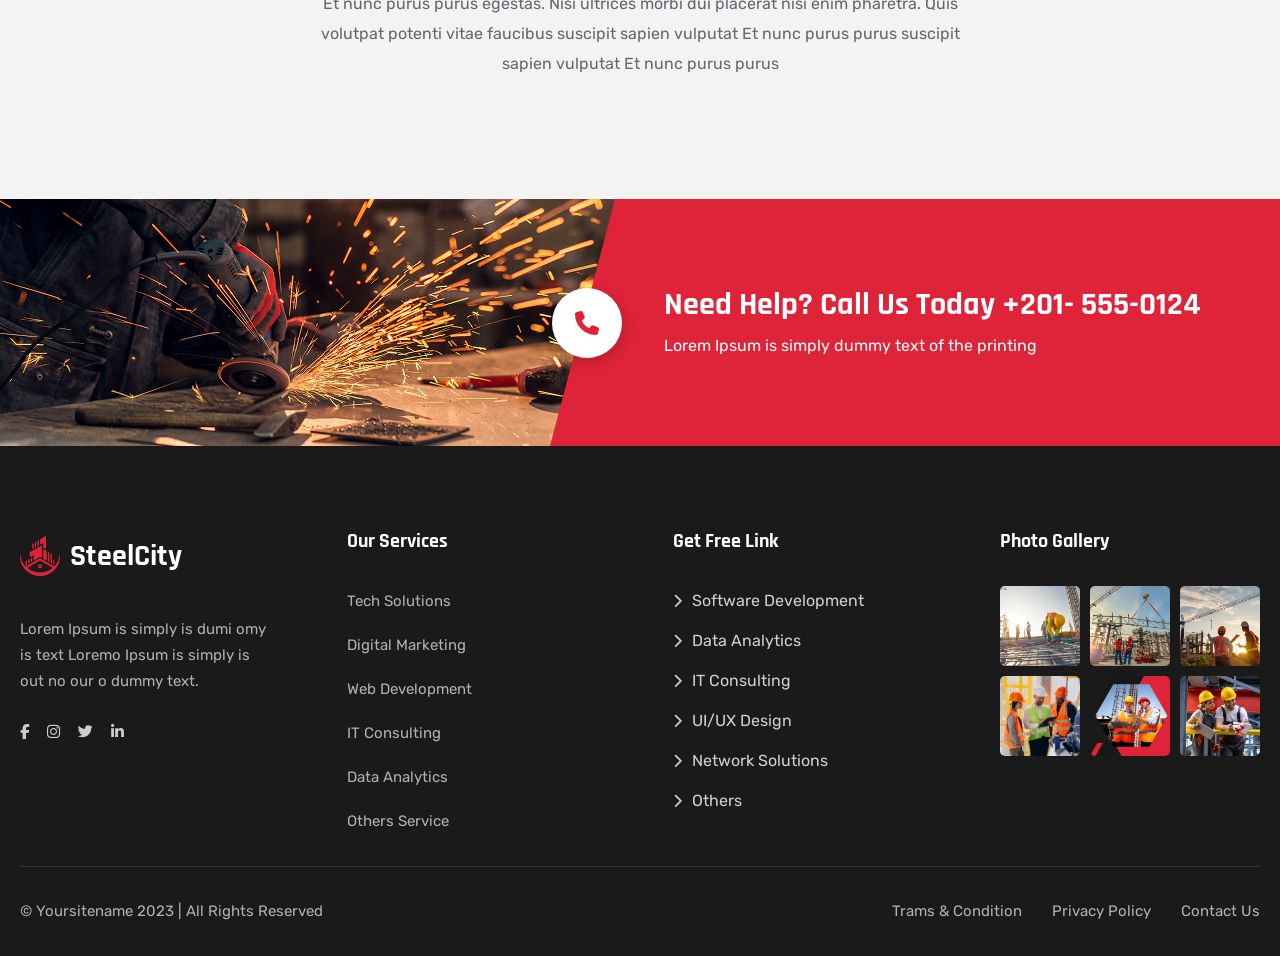
<file: about.html>
<!doctype html>
<html lang="en">
  <head>
    <meta charset="UTF-8" />
    <meta name="viewport" content="width=device-width, initial-scale=1.0" />
    <title>SteelCity Development</title>

    <!-- Font Awesome -->
    <link
      rel="stylesheet"
      href="https://cdnjs.cloudflare.com/ajax/libs/font-awesome/6.7.2/css/all.min.css"
    />

    <!-- Google Fonts -->
    <link rel="preconnect" href="https://fonts.googleapis.com" />
    <link rel="preconnect" href="https://fonts.gstatic.com" crossorigin />

    <link
      href="https://fonts.googleapis.com/css2?family=Rajdhani:wght@300;400;500;600;700&family=Rubik:ital,wght@0,300..900;1,300..900&display=swap"
      rel="stylesheet"
    />

    <!-- Your CSS -->
    <link rel="stylesheet" href="style/style.css" />
  </head>

  <body>
    <main>
      <nav class="navbar navbar--page">
        <div class="logo">
          <div class="logo-icon">
            <img src="./images/logo.png" alt="SteelCity logo" />
          </div>
          <div class="logo-text">SteelCity</div>
        </div>

        <ul class="menu" id="nav-menu">
          <li>
            <a href="/index.html">Home</a
            ><i class="fa-solid fa-chevron-down"></i>
          </li>
          <li>
            <a href="/about.html">About Us</a
            ><i class="fa-solid fa-chevron-down"></i>
          </li>
          <li>
            <a href="/service.html">Services</a
            ><i class="fa-solid fa-chevron-down"></i>
          </li>
          <li>
            <a href="/project.html">Projects</a
            ><i class="fa-solid fa-chevron-down"></i>
          </li>
          <li>
            <a href="/blog.html">Blog</a
            ><i class="fa-solid fa-chevron-down"></i>
          </li>
          <li>
            <a href="/team.html">Page</a
            ><i class="fa-solid fa-chevron-down"></i>
          </li>
          <li>
            <a href="/contact.html">Contact</a
            ><i class="fa-solid fa-chevron-down"></i>
          </li>
        </ul>

        <div class="right-side nave-right-side">
          <div class="socials">
            <a href="#"><i class="fa-brands fa-facebook-f"></i></a>
            <a href="#"><i class="fa-brands fa-instagram"></i></a>
            <a href="#"><i class="fa-brands fa-twitter"></i></a>
            <a href="#"><i class="fa-brands fa-linkedin-in"></i></a>
          </div>

          <a href="tel:+18085550111" class="navbar-cta">
            <span class="navbar-cta-icon"
              ><i class="fa-solid fa-phone"></i
            ></span>
            <span class="navbar-cta-text">
              <span class="navbar-cta-label">Need help?</span>
              <span class="navbar-cta-number">(808) 555-0111</span>
            </span>
          </a>

          <button
            class="menu-toggle"
            id="menu-btn"
            aria-label="Toggle Navigation"
          >
            <i class="fa-solid fa-bars"></i>
          </button>
        </div>
      </nav>

      <section class="page-hero">
        <img class="page-hero-bg" src="./images/BG.png" alt="" />

        <div class="page-hero-content">
          <h1 class="section-title section-title--white page-hero-title">
            About Us
          </h1>

          <div class="breadcrumb">
            <a href="index.html">Home</a>
            <i class="fa-solid fa-chevron-right"></i>
            <span>About Us</span>
          </div>
        </div>
      </section>

      <section class="about-services-section page-about">
        <div class="about-block about-content-page">
          <div class="about-image">
            <img src="./images/about-workers.png" alt="Construction workers" />

            <div class="stat-card">
              <div class="stat-icon">
                <img src="./images/delivery.svg" alt="" />
              </div>
              <div class="stat-info">
                <h3>4k+</h3>
                <p>Daily Activate Customer</p>
              </div>
            </div>
          </div>

          <div class="about-content">
            <span class="eyebrow eyebrow--red">About Us</span>
            <h2 class="section-title">
              Transforming Spaces<br />Creating Memories
            </h2>
            <p class="section-text">
              It is a long established fact that a reader will be distracted by
              the readablejk content of a page when looking at its layout. Lorem
              Ipsum is simply dummyj
            </p>

            <ul class="feature-list">
              <li class="feature-item">
                <span class="feature-icon"
                  ><i class="fa-solid fa-angles-right"></i
                ></span>
                <div class="feature-text">
                  <h4>Roof Repair</h4>
                  <p>
                    It is a long established fact that a reader will distracted
                    by the readablejk content of a page when looking at its
                    layout.
                  </p>
                </div>
              </li>
              <li class="feature-item feature-item-b">
                <span class="feature-icon"
                  ><i class="fa-solid fa-angles-right"></i
                ></span>
                <div class="feature-text">
                  <h4>Plumbing Installation</h4>
                  <p>
                    It is a long established fact that a reder will istracted by
                    the readablejk content of page when looking at its layout.
                  </p>
                </div>
              </li>
            </ul>
          </div>
        </div>
      </section>

      <section class="cta-section">
        <div class="cta-red-bg"></div>

        <div class="cta-container">
          <div class="cta-left">
            <div class="cta-heading">
              <h2>Sign Up For news & Get All Updates</h2>
            </div>
            <div class="cta-text">
              <p>
                It is a long established fact that a reader will be distracted
                by the
              </p>
            </div>
          </div>

          <div class="cta-contact">
            <div class="cta-contact-icon">
              <i class="fa-solid fa-phone"></i>
            </div>
            <div class="cta-contact-text">
              <p>Contact with us</p>
              <h3>(405) 555-0128</h3>
            </div>
          </div>
        </div>
      </section>

      <section class="process-section">
        <div class="process-content">
          <span class="eyebrow eyebrow--dark eyebrow--start"
            >Working Process</span
          >
          <h2 class="section-title">
            Innovation In Construction<br />At Your Service
          </h2>
          <p class="section-text">
            It is a long established fact that a reader will be distracted by
            the readablejk content of a page when looking at its layout. Lorem
            Ipsum dummy
          </p>
          <button class="btn btn-primary process-btn">
            Read More <i class="fa-solid fa-plus"></i>
          </button>
        </div>

        <div class="process-list">
          <div class="process-card process-card--plain">
            <div class="process-card-info">
              <div class="process-icon">
                <img src="./images/site-prep.svg" alt="Site Preparation" />
              </div>
              <h4 class="process-title">Site Preparation</h4>
            </div>
            <span class="process-number process-number--tag">01</span>
          </div>

          <div class="connector-wrapper connector-wrapper-about">
            <svg viewBox="0 0 500 80" preserveAspectRatio="none">
              <path
                d="M 400 0 C 400 60, 100 60, 100 80"
                stroke="#616670"
                stroke-width="2"
                stroke-dasharray="5 5"
                fill="none"
              />
            </svg>
          </div>

          <div class="process-card process-card--plain process-card--offset">
            <span class="process-number process-number--tag">02</span>
            <div class="process-card-info">
              <div class="process-icon">
                <img src="./images/roofing.svg" alt="Roofing Installation" />
              </div>
              <h4 class="process-title">Roofing Installation</h4>
            </div>
          </div>

          <div class="connector-wrapper connector-wrapper-about">
            <svg viewBox="0 0 500 80" preserveAspectRatio="none">
              <path
                d="M 100 0 C 100 60, 400 60, 400 80"
                stroke="#616670"
                stroke-width="2"
                stroke-dasharray="5 5"
                fill="none"
              />
            </svg>
          </div>

          <div class="process-card process-card--plain">
            <div class="process-card-info">
              <div class="process-icon">
                <img src="./images/flooring.svg" alt="Flooring Installation" />
              </div>
              <h4 class="process-title">Flooring Installation</h4>
            </div>
            <span class="process-number process-number--tag">03</span>
          </div>
        </div>
      </section>

      <section class="stats-section about-stats">
        <div class="stats-row">
          <div class="stat-item">
            <div class="stat-item-icon">
              <img src="./images/order.svg" alt="Winning award" />
            </div>
            <div class="stat-item-text">
              <h3>200+</h3>
              <p>Winning award</p>
            </div>
          </div>

          <div class="stat-item">
            <div class="stat-item-icon">
              <img src="./images/group.svg" alt="Project Done" />
            </div>
            <div class="stat-item-text">
              <h3>550+</h3>
              <p>Project Done</p>
            </div>
          </div>

          <div class="stat-item">
            <div class="stat-item-icon">
              <img src="./images/red-ship.svg" alt="Clients Review" />
            </div>
            <div class="stat-item-text">
              <h3>100+</h3>
              <p>Clients Review</p>
            </div>
          </div>

          <div class="stat-item">
            <div class="stat-item-icon">
              <img src="./images/red-shipping.svg" alt="Team Member" />
            </div>
            <div class="stat-item-text">
              <h3>350+</h3>
              <p>Team Member</p>
            </div>
          </div>
        </div>
      </section>

      <section class="testimonial-section">
        <div class="testimonial-container">
          <div class="testimonial-quote-box">
            <i
              class="fa-solid fa-quote-right testimonial-quote-icon about-quote-box-rigth"
            ></i>
          </div>

          <div class="testimonial-quote-box">
            <i
              class="fa-solid fa-quote-right testimonial-quote-icon about-quote-box-left"
            ></i>
          </div>

          <button
            class="testimonial-nav prev-btn"
            id="prevBtn"
            aria-label="Previous Testimonial"
          >
            <i class="fa-solid fa-arrow-left"></i>
          </button>

          <div class="testimonial-content">
            <div class="testimonial-tab active" data-index="0">
              <div class="author-avatar">
                <img
                  src="./images/mamber-3.png"
                  alt="Savannah Nguyen"
                  class="testimonial-avatar"
                />
              </div>
              <h3 class="author-name">Cameron Williamson</h3>
              <div class="stars">
                <i class="fa-solid fa-star"></i>
                <i class="fa-solid fa-star"></i>
                <i class="fa-solid fa-star"></i>
                <i class="fa-solid fa-star"></i>
                <i class="fa-solid fa-star"></i>
              </div>
              <p class="testimonial-text">
                Et nunc purus purus egestas. Nisi ultrices morbi dui placerat
                nisi enim pharetra. Quis volutpat potenti vitae faucibus
                suscipit sapien vulputat Et nunc purus purus suscipit sapien
                vulputat Et nunc purus purus
              </p>
            </div>

            <div class="testimonial-tab" data-index="1">
              <div class="author-avatar">
                <img
                  src="./images/mamber-2.png"
                  alt="Cameron Williamson"
                  class="testimonial-avatar"
                />
              </div>
              <h3 class="author-name">Robert Fox</h3>
              <div class="stars">
                <i class="fa-solid fa-star"></i>
                <i class="fa-solid fa-star"></i>
                <i class="fa-solid fa-star"></i>
                <i class="fa-solid fa-star"></i>
                <i class="fa-solid fa-star"></i>
              </div>
              <p class="testimonial-text">
                Aliquam eros justo, posuere lobortis viverra laoreet mattis
                ullamcorper posuere viverra. Aliquam eros justo, posuere
                lobortis viverra laoreet augue mattis fmentum ullamcorper
                viverra.
              </p>
            </div>

            <div class="testimonial-tab" data-index="2">
              <div class="author-avatar">
                <img src="images/mamber-1.png" alt="Esther Howard" />
              </div>
              <h3 class="author-name">Esther Howard</h3>
              <div class="stars">
                <i class="fa-solid fa-star"></i>
                <i class="fa-solid fa-star"></i>
                <i class="fa-solid fa-star"></i>
                <i class="fa-solid fa-star"></i>
                <i class="fa-solid fa-star"></i>
              </div>
              <p class="testimonial-text">
                Laoreet matti ullamc orper Aliquam eros justo, posuere lobortis
                posu ere vi. Aliquam eros justo, posuere Aliquam eros justo, pa
                loborti viverra laoreet augue.
              </p>
            </div>
          </div>

          <button
            class="testimonial-nav next-btn"
            id="nextBtn"
            aria-label="Next Testimonial"
          >
            <i class="fa-solid fa-arrow-right"></i>
          </button>
        </div>
      </section>

      <section class="call-banner-section">
        <div class="call-banner-img">
          <img src="images/worker.png" alt="Need Help" />
        </div>

        <div class="call-banner-content">
          <div class="call-banner-icon">
            <i class="fa-solid fa-phone"></i>
          </div>

          <div class="call-banner-text">
            <h2>Need Help? Call Us Today +201- 555-0124</h2>
            <p>Lorem Ipsum is simply dummy text of the printing</p>
          </div>
        </div>
      </section>

      <footer class="site-footer site-footer--page">
        <div class="footer-top">
          <div class="footer-col footer-col--about">
            <div class="logo">
              <div class="logo-icon">
                <img src="./images/logo.png" alt="SteelCity logo" />
              </div>
              <div class="logo-text">SteelCity</div>
            </div>

            <p class="footer-about-text">
              Lorem Ipsum is simply is dumi omy is text Loremo Ipsum is simply
              is out no our o dummy text.
            </p>

            <div class="footer-socials">
              <a href="#" class="footer-social-icon" aria-label="Facebook"
                ><i class="fa-brands fa-facebook-f"></i
              ></a>
              <a href="#" class="footer-social-icon" aria-label="Instagram"
                ><i class="fa-brands fa-instagram"></i
              ></a>
              <a href="#" class="footer-social-icon" aria-label="Twitter"
                ><i class="fa-brands fa-twitter"></i
              ></a>
              <a href="#" class="footer-social-icon" aria-label="LinkedIn"
                ><i class="fa-brands fa-linkedin-in"></i
              ></a>
            </div>
          </div>

          <div class="footer-col footer-col--services">
            <h4 class="footer-heading">Our Services</h4>
            <ul class="footer-links footer-links--simple">
              <li><a href="#">Tech Solutions</a></li>
              <li><a href="#">Digital Marketing</a></li>
              <li><a href="#">Web Development</a></li>
              <li><a href="#">IT Consulting</a></li>
              <li><a href="#">Data Analytics</a></li>
              <li><a href="#">Others Service</a></li>
            </ul>
          </div>

          <div class="footer-col footer-col--links">
            <h4 class="footer-heading">Get Free Link</h4>
            <ul class="footer-links">
              <li>
                <a href="#"
                  ><i class="fa-solid fa-chevron-right"></i> Software
                  Development</a
                >
              </li>
              <li>
                <a href="#"
                  ><i class="fa-solid fa-chevron-right"></i> Data Analytics</a
                >
              </li>
              <li>
                <a href="#"
                  ><i class="fa-solid fa-chevron-right"></i> IT Consulting</a
                >
              </li>
              <li>
                <a href="#"
                  ><i class="fa-solid fa-chevron-right"></i> UI/UX Design</a
                >
              </li>
              <li>
                <a href="#"
                  ><i class="fa-solid fa-chevron-right"></i> Network
                  Solutions</a
                >
              </li>
              <li>
                <a href="#"><i class="fa-solid fa-chevron-right"></i> Others</a>
              </li>
            </ul>
          </div>

          <div class="footer-col footer-col--gallery">
            <h4 class="footer-heading">Photo Gallery</h4>
            <div class="footer-gallery-grid">
              <a href="#" class="footer-gallery-item"
                ><img src="./images/work-1.png" alt="Gallery 1"
              /></a>
              <a href="#" class="footer-gallery-item"
                ><img src="./images/work-2.png" alt="Gallery 2"
              /></a>
              <a href="#" class="footer-gallery-item"
                ><img src="./images/work-3.png" alt="Gallery 3"
              /></a>
              <a href="#" class="footer-gallery-item"
                ><img src="./images/worker-1.png" alt="Gallery 4"
              /></a>
              <a href="#" class="footer-gallery-item"
                ><img src="./images/workers-hexagon.png" alt="Gallery 5"
              /></a>
              <a href="#" class="footer-gallery-item"
                ><img src="./images/contact-workers.png" alt="Gallery 6"
              /></a>
            </div>
          </div>
        </div>

        <div class="footer-bottom">
          <div>
            <p>&copy; Yoursitename 2023 | All Rights Reserved</p>
          </div>
          <div class="footer-bottom-links">
            <a href="#">Trams &amp; Condition</a>
            <a href="#">Privacy Policy</a>
            <a href="#">Contact Us</a>
          </div>
        </div>
      </footer>
    </main>
  </body>

  <script>
    const menuBtn = document.getElementById("menu-btn");
    const navMenu = document.getElementById("nav-menu");

    menuBtn.addEventListener("click", (e) => {
      e.stopPropagation();
      navMenu.classList.toggle("active");
    });

    navMenu.addEventListener("click", (e) => {
      e.stopPropagation();
    });

    document.addEventListener("click", () => {
      if (navMenu.classList.contains("active")) {
        navMenu.classList.remove("active");
      }
    });

    document.addEventListener("DOMContentLoaded", () => {
      const tabs = document.querySelectorAll(".testimonial-tab");
      const prevBtn = document.getElementById("prevBtn");
      const nextBtn = document.getElementById("nextBtn");
      let currentIndex = 0;

      function showTab(index) {
        tabs.forEach((tab, i) => {
          if (i === index) {
            tab.classList.add("active");
          } else {
            tab.classList.remove("active");
          }
        });
      }

      prevBtn.addEventListener("click", () => {
        currentIndex = currentIndex === 0 ? tabs.length - 1 : currentIndex - 1;
        showTab(currentIndex);
      });

      nextBtn.addEventListener("click", () => {
        currentIndex = currentIndex === tabs.length - 1 ? 0 : currentIndex + 1;
        showTab(currentIndex);
      });
    });
  </script>
</html>
</file>
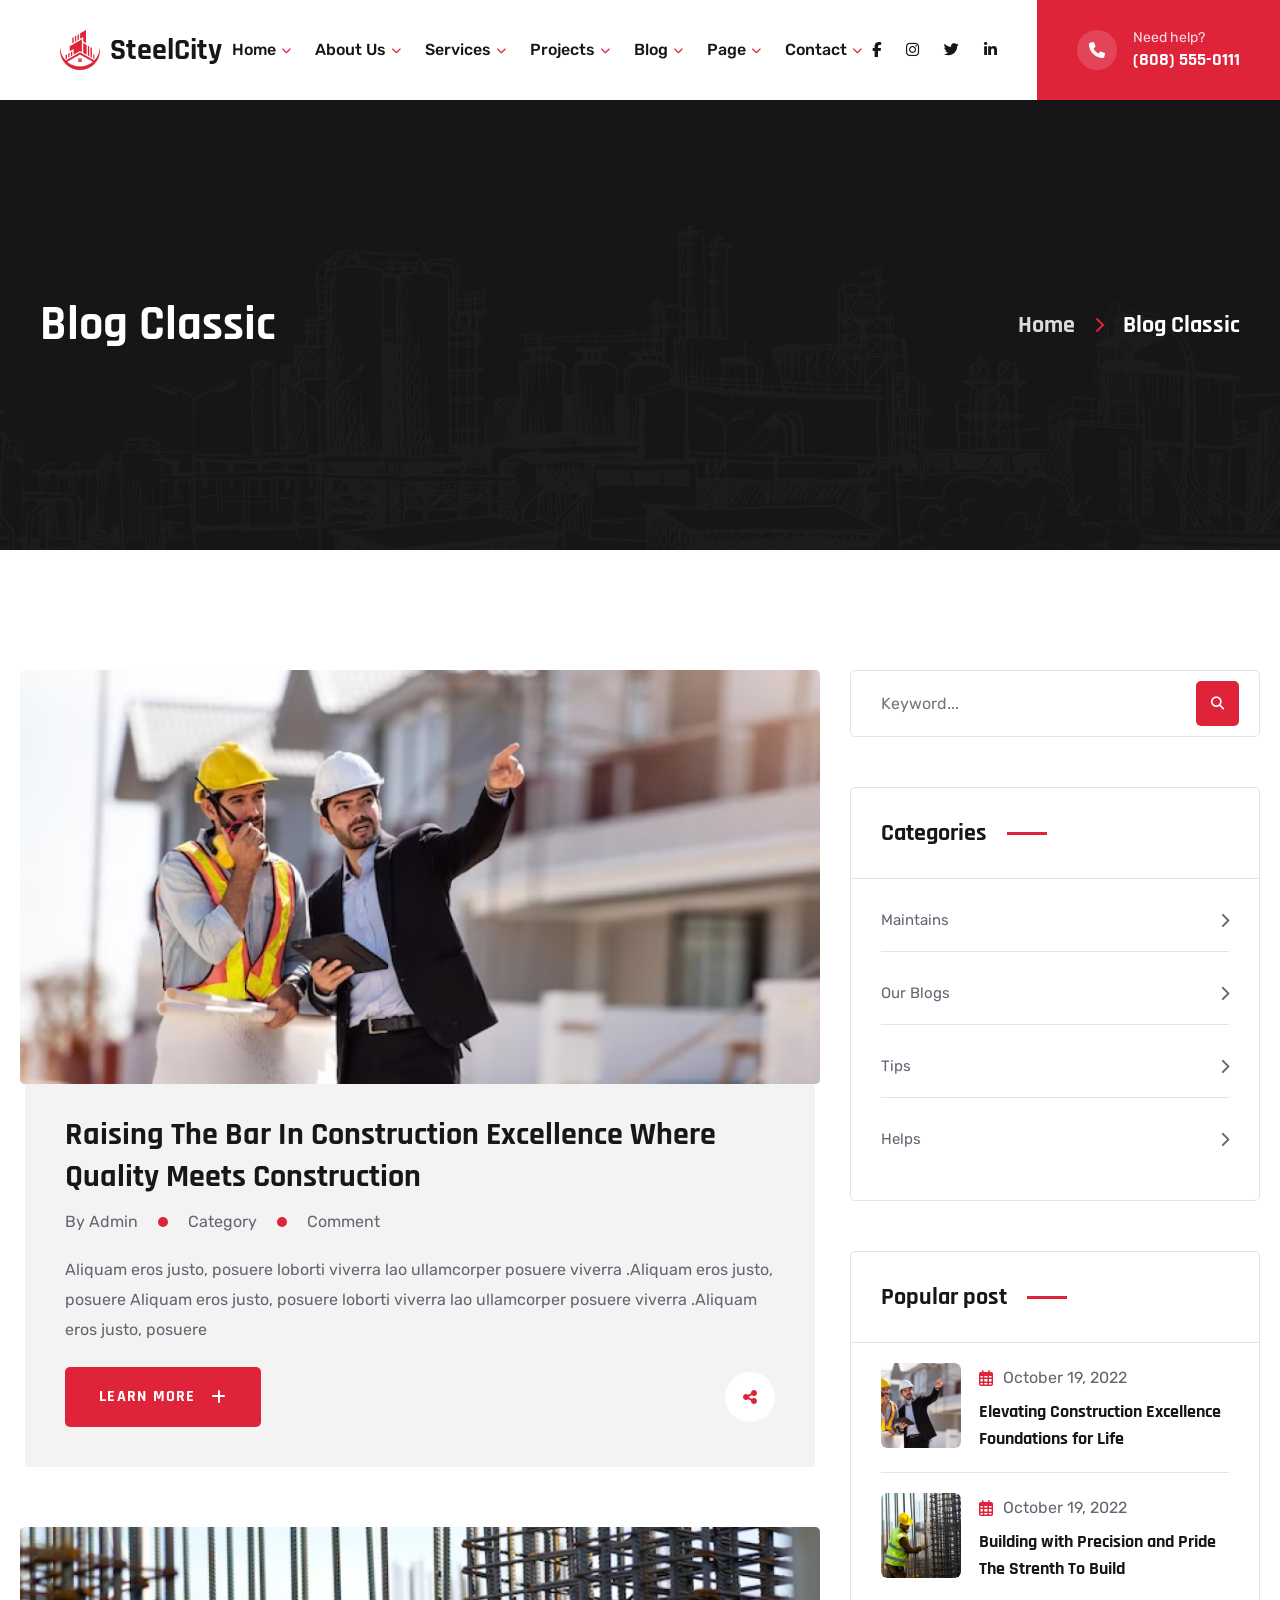
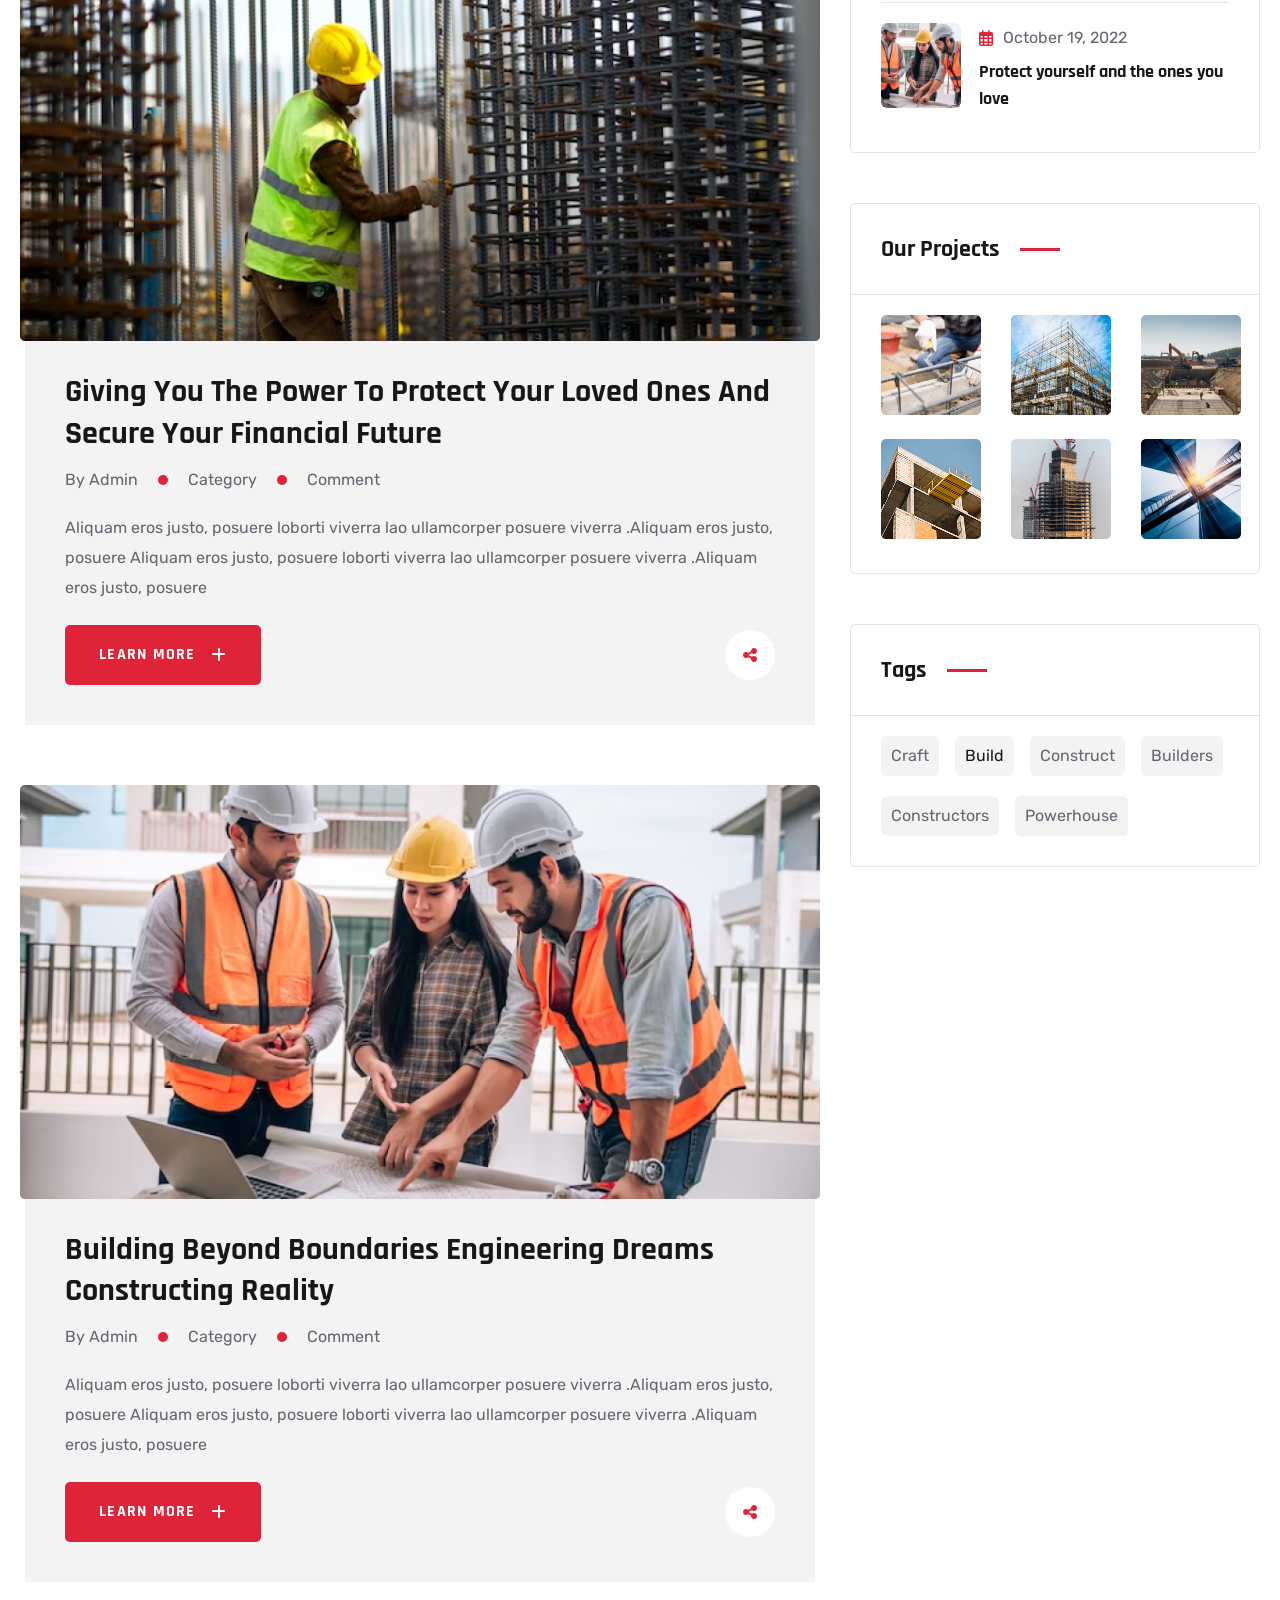
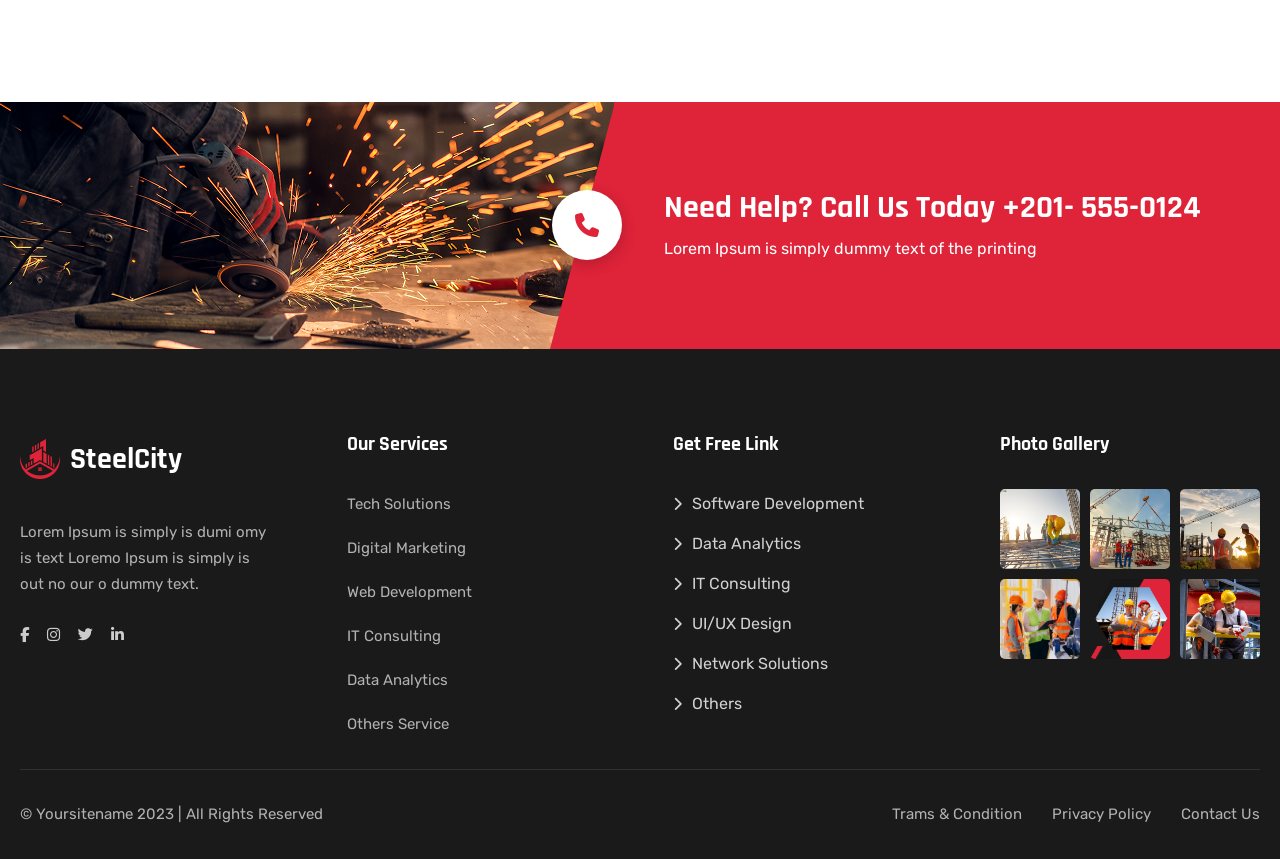
<file: blog.html>
<!doctype html>
<html lang="en">
  <head>
    <meta charset="UTF-8" />
    <meta name="viewport" content="width=device-width, initial-scale=1.0" />
    <title>SteelCity Development</title>

    <!-- Font Awesome -->
    <link
      rel="stylesheet"
      href="https://cdnjs.cloudflare.com/ajax/libs/font-awesome/6.7.2/css/all.min.css"
    />

    <!-- Google Fonts -->
    <link rel="preconnect" href="https://fonts.googleapis.com" />
    <link rel="preconnect" href="https://fonts.gstatic.com" crossorigin />

    <link
      href="https://fonts.googleapis.com/css2?family=Rajdhani:wght@300;400;500;600;700&family=Rubik:ital,wght@0,300..900;1,300..900&display=swap"
      rel="stylesheet"
    />

    <!-- Your CSS -->
    <link rel="stylesheet" href="style/style.css" />
  </head>

  <body>
    <main>
      <nav class="navbar navbar--page">
        <div class="logo">
          <div class="logo-icon">
            <img src="./images/logo.png" alt="SteelCity logo" />
          </div>
          <div class="logo-text">SteelCity</div>
        </div>

        <ul class="menu" id="nav-menu">
          <li>
            <a href="/index.html">Home</a
            ><i class="fa-solid fa-chevron-down"></i>
          </li>
          <li>
            <a href="/about.html">About Us</a
            ><i class="fa-solid fa-chevron-down"></i>
          </li>
          <li>
            <a href="/service.html">Services</a
            ><i class="fa-solid fa-chevron-down"></i>
          </li>
          <li>
            <a href="/project.html">Projects</a
            ><i class="fa-solid fa-chevron-down"></i>
          </li>
          <li>
            <a href="/blog.html">Blog</a
            ><i class="fa-solid fa-chevron-down"></i>
          </li>
          <li>
            <a href="/team.html">Page</a
            ><i class="fa-solid fa-chevron-down"></i>
          </li>
          <li>
            <a href="/contact.html">Contact</a
            ><i class="fa-solid fa-chevron-down"></i>
          </li>
        </ul>

        <div class="right-side nave-right-side">
          <div class="socials">
            <a href="#"><i class="fa-brands fa-facebook-f"></i></a>
            <a href="#"><i class="fa-brands fa-instagram"></i></a>
            <a href="#"><i class="fa-brands fa-twitter"></i></a>
            <a href="#"><i class="fa-brands fa-linkedin-in"></i></a>
          </div>

          <a href="tel:+18085550111" class="navbar-cta">
            <span class="navbar-cta-icon"
              ><i class="fa-solid fa-phone"></i
            ></span>
            <span class="navbar-cta-text">
              <span class="navbar-cta-label">Need help?</span>
              <span class="navbar-cta-number">(808) 555-0111</span>
            </span>
          </a>

          <button
            class="menu-toggle"
            id="menu-btn"
            aria-label="Toggle Navigation"
          >
            <i class="fa-solid fa-bars"></i>
          </button>
        </div>
      </nav>

      <section class="page-hero">
        <img class="page-hero-bg" src="./images/BG.png" alt="" />

        <div class="page-hero-content">
          <h1 class="section-title section-title--white page-hero-title">
            Blog Classic
          </h1>

          <div class="breadcrumb">
            <a href="index.html">Home</a>
            <i class="fa-solid fa-chevron-right"></i>
            <span>Blog Classic</span>
          </div>
        </div>
      </section>

      <section class="blog-list-section">
        <div class="blog-list-container">
          <section class="blog-list-main">
            <article class="blog-list-card">
              <div class="blog-list-img-wrap">
                <img
                  class="blog-list-img"
                  src="images/thumb-1.png"
                  alt="Blog Image"
                />
              </div>
              <div class="blog-list-content">
                <h2 class="blog-list-title">
                  Raising The Bar In Construction Excellence Where Quality Meets
                  Construction
                </h2>
                <div class="blog-list-meta">
                  <span>By Admin</span>
                  <span class="dot"></span>
                  <span>Category</span>
                  <span class="dot"></span>
                  <span>Comment</span>
                </div>
                <p class="blog-list-desc">
                  Aliquam eros justo, posuere loborti viverra lao ullamcorper
                  posuere viverra .Aliquam eros justo, posuere Aliquam eros
                  justo, posuere loborti viverra lao ullamcorper posuere viverra
                  .Aliquam eros justo, posuere
                </p>

                <div class="blog-list-footer">
                  <button class="btn btn-primary" style="width: 196px">
                    Learn More
                    <i class="fa-solid fa-plus" style="margin-left: 5px"></i>
                  </button>
                  <button class="blog-list-share-btn" aria-label="Share">
                    <i class="fa-solid fa-share-nodes"></i>
                  </button>
                </div>
              </div>
            </article>

            <article class="blog-list-card">
              <div class="blog-list-img-wrap">
                <img
                  class="blog-list-img"
                  src="images/thumb-2.png"
                  alt="Blog Image"
                />
              </div>
              <div class="blog-list-content">
                <h2 class="blog-list-title">
                  Giving You The Power To Protect Your Loved Ones And Secure
                  Your Financial Future
                </h2>
                <div class="blog-list-meta">
                  <span>By Admin</span>
                  <span class="dot"></span>
                  <span>Category</span>
                  <span class="dot"></span>
                  <span>Comment</span>
                </div>
                <p class="blog-list-desc">
                  Aliquam eros justo, posuere loborti viverra lao ullamcorper
                  posuere viverra .Aliquam eros justo, posuere Aliquam eros
                  justo, posuere loborti viverra lao ullamcorper posuere viverra
                  .Aliquam eros justo, posuere
                </p>
                <div class="blog-list-footer">
                  <button class="btn btn-primary" style="width: 196px">
                    Learn More
                    <i class="fa-solid fa-plus" style="margin-left: 5px"></i>
                  </button>
                  <button class="blog-list-share-btn" aria-label="Share">
                    <i class="fa-solid fa-share-nodes"></i>
                  </button>
                </div>
              </div>
            </article>

            <article class="blog-list-card">
              <div class="blog-list-img-wrap">
                <img
                  class="blog-list-img"
                  src="images/thumb-3.png"
                  alt="Blog Image"
                />
              </div>
              <div class="blog-list-content">
                <h2 class="blog-list-title">
                  Building Beyond Boundaries Engineering Dreams Constructing
                  Reality
                </h2>
                <div class="blog-list-meta">
                  <span>By Admin</span>
                  <span class="dot"></span>
                  <span>Category</span>
                  <span class="dot"></span>
                  <span>Comment</span>
                </div>
                <p class="blog-list-desc">
                  Aliquam eros justo, posuere loborti viverra lao ullamcorper
                  posuere viverra .Aliquam eros justo, posuere Aliquam eros
                  justo, posuere loborti viverra lao ullamcorper posuere viverra
                  .Aliquam eros justo, posuere
                </p>
                <div class="blog-list-footer">
                  <button class="btn btn-primary" style="width: 196px">
                    Learn More
                    <i class="fa-solid fa-plus" style="margin-left: 5px"></i>
                  </button>
                  <button class="blog-list-share-btn" aria-label="Share">
                    <i class="fa-solid fa-share-nodes"></i>
                  </button>
                </div>
              </div>
            </article>
          </section>

          <aside class="blog-list-sidebar">
            <div class="sidebar-widget widget-search">
              <form action="#">
                <input type="text" placeholder="Keyword..." />
                <button type="submit" aria-label="Search">
                  <i class="fa-solid fa-magnifying-glass"></i>
                </button>
              </form>
            </div>

            <div class="sidebar-widget">
              <h3 class="widget-title">Categories</h3>
              <ul class="category-list">
                <li>
                  <a href="#"
                    >Maintains <i class="fa-solid fa-chevron-right"></i
                  ></a>
                </li>
                <li>
                  <a href="/blog.html"
                    >Our Blogs <i class="fa-solid fa-chevron-right"></i
                  ></a>
                </li>
                <li>
                  <a href="#">Tips <i class="fa-solid fa-chevron-right"></i></a>
                </li>
                <li>
                  <a href="#"
                    >Helps <i class="fa-solid fa-chevron-right"></i
                  ></a>
                </li>
              </ul>
            </div>

            <div class="sidebar-widget">
              <h3 class="widget-title">Popular post</h3>
              <div class="popular-posts">
                <div class="popular-item">
                  <div class="popular-item-img">
                    <img src="images/thumb-1.png" alt="Thumbnail" />
                  </div>
                  <div>
                    <span class="post-date"
                      ><i class="fa-regular fa-calendar-days"></i> October 19,
                      2022</span
                    >
                    <a href="/blog_detail.html"
                      >Elevating Construction Excellence Foundations for Life</a
                    >
                  </div>
                </div>
                <div class="popular-item">
                  <div class="popular-item-img">
                    <img src="images/thumb-2.png" alt="Thumbnail" />
                  </div>
                  <div>
                    <span class="post-date"
                      ><i class="fa-regular fa-calendar-days"></i> October 19,
                      2022</span
                    >
                    <a href="/blog_detail.html"
                      >Building with Precision and Pride The Strenth To Build</a
                    >
                  </div>
                </div>
                <div class="popular-item">
                  <div class="popular-item-img">
                    <img src="images/thumb-3.png" alt="Thumbnail" />
                  </div>
                  <div>
                    <span class="post-date"
                      ><i class="fa-regular fa-calendar-days"></i> October 19,
                      2022</span
                    >
                    <a href="/blog_detail.html"
                      >Protect yourself and the ones you love</a
                    >
                  </div>
                </div>
              </div>
            </div>

            <div class="sidebar-widget">
              <h3 class="widget-title">Our Projects</h3>
              <div class="project-gallery">
                <a href="#"
                  ><img src="images/projects-1.png" alt="Project"
                /></a>
                <a href="#"
                  ><img src="images/projects-2.png" alt="Project"
                /></a>
                <a href="#"
                  ><img src="images/projects-3.png" alt="Project"
                /></a>
                <a href="#"
                  ><img src="images/projects-4.png" alt="Project"
                /></a>
                <a href="#"
                  ><img src="images/projects-5.png" alt="Project"
                /></a>
                <a href="#"
                  ><img src="images/projects-6.png" alt="Project"
                /></a>
              </div>
            </div>

            <div class="sidebar-widget">
              <h3 class="widget-title">Tags</h3>
              <div class="tag-cloud">
                <a href="#">Craft</a>
                <a href="#" class="active">Build</a>
                <a href="#">Construct</a>
                <a href="#">Builders</a>
                <a href="#">Constructors</a>
                <a href="#">Powerhouse</a>
              </div>
            </div>
          </aside>
        </div>
      </section>

      <section class="call-banner-section">
        <div class="call-banner-img">
          <img src="images/worker.png" alt="Need Help" />
        </div>

        <div class="call-banner-content">
          <div class="call-banner-icon">
            <i class="fa-solid fa-phone"></i>
          </div>

          <div class="call-banner-text">
            <h2>Need Help? Call Us Today +201- 555-0124</h2>
            <p>Lorem Ipsum is simply dummy text of the printing</p>
          </div>
        </div>
      </section>

      <footer class="site-footer site-footer--page">
        <div class="footer-top">
          <div class="footer-col footer-col--about">
            <div class="logo">
              <div class="logo-icon">
                <img src="./images/logo.png" alt="SteelCity logo" />
              </div>
              <div class="logo-text">SteelCity</div>
            </div>

            <p class="footer-about-text">
              Lorem Ipsum is simply is dumi omy is text Loremo Ipsum is simply
              is out no our o dummy text.
            </p>

            <div class="footer-socials">
              <a href="#" class="footer-social-icon" aria-label="Facebook"
                ><i class="fa-brands fa-facebook-f"></i
              ></a>
              <a href="#" class="footer-social-icon" aria-label="Instagram"
                ><i class="fa-brands fa-instagram"></i
              ></a>
              <a href="#" class="footer-social-icon" aria-label="Twitter"
                ><i class="fa-brands fa-twitter"></i
              ></a>
              <a href="#" class="footer-social-icon" aria-label="LinkedIn"
                ><i class="fa-brands fa-linkedin-in"></i
              ></a>
            </div>
          </div>

          <div class="footer-col footer-col--services">
            <h4 class="footer-heading">Our Services</h4>
            <ul class="footer-links footer-links--simple">
              <li><a href="#">Tech Solutions</a></li>
              <li><a href="#">Digital Marketing</a></li>
              <li><a href="#">Web Development</a></li>
              <li><a href="#">IT Consulting</a></li>
              <li><a href="#">Data Analytics</a></li>
              <li><a href="#">Others Service</a></li>
            </ul>
          </div>

          <div class="footer-col footer-col--links">
            <h4 class="footer-heading">Get Free Link</h4>
            <ul class="footer-links">
              <li>
                <a href="#"
                  ><i class="fa-solid fa-chevron-right"></i> Software
                  Development</a
                >
              </li>
              <li>
                <a href="#"
                  ><i class="fa-solid fa-chevron-right"></i> Data Analytics</a
                >
              </li>
              <li>
                <a href="#"
                  ><i class="fa-solid fa-chevron-right"></i> IT Consulting</a
                >
              </li>
              <li>
                <a href="#"
                  ><i class="fa-solid fa-chevron-right"></i> UI/UX Design</a
                >
              </li>
              <li>
                <a href="#"
                  ><i class="fa-solid fa-chevron-right"></i> Network
                  Solutions</a
                >
              </li>
              <li>
                <a href="#"><i class="fa-solid fa-chevron-right"></i> Others</a>
              </li>
            </ul>
          </div>

          <div class="footer-col footer-col--gallery">
            <h4 class="footer-heading">Photo Gallery</h4>
            <div class="footer-gallery-grid">
              <a href="#" class="footer-gallery-item"
                ><img src="./images/work-1.png" alt="Gallery 1"
              /></a>
              <a href="#" class="footer-gallery-item"
                ><img src="./images/work-2.png" alt="Gallery 2"
              /></a>
              <a href="#" class="footer-gallery-item"
                ><img src="./images/work-3.png" alt="Gallery 3"
              /></a>
              <a href="#" class="footer-gallery-item"
                ><img src="./images/worker-1.png" alt="Gallery 4"
              /></a>
              <a href="#" class="footer-gallery-item"
                ><img src="./images/workers-hexagon.png" alt="Gallery 5"
              /></a>
              <a href="#" class="footer-gallery-item"
                ><img src="./images/contact-workers.png" alt="Gallery 6"
              /></a>
            </div>
          </div>
        </div>

        <div class="footer-bottom">
          <div>
            <p>&copy; Yoursitename 2023 | All Rights Reserved</p>
          </div>
          <div class="footer-bottom-links">
            <a href="#">Trams &amp; Condition</a>
            <a href="#">Privacy Policy</a>
            <a href="#">Contact Us</a>
          </div>
        </div>
      </footer>
    </main>
  </body>

  <script>
    const menuBtn = document.getElementById("menu-btn");
    const navMenu = document.getElementById("nav-menu");

    menuBtn.addEventListener("click", (e) => {
      e.stopPropagation();
      navMenu.classList.toggle("active");
    });

    navMenu.addEventListener("click", (e) => {
      e.stopPropagation();
    });

    document.addEventListener("click", () => {
      if (navMenu.classList.contains("active")) {
        navMenu.classList.remove("active");
      }
    });
  </script>
</html>
</file>
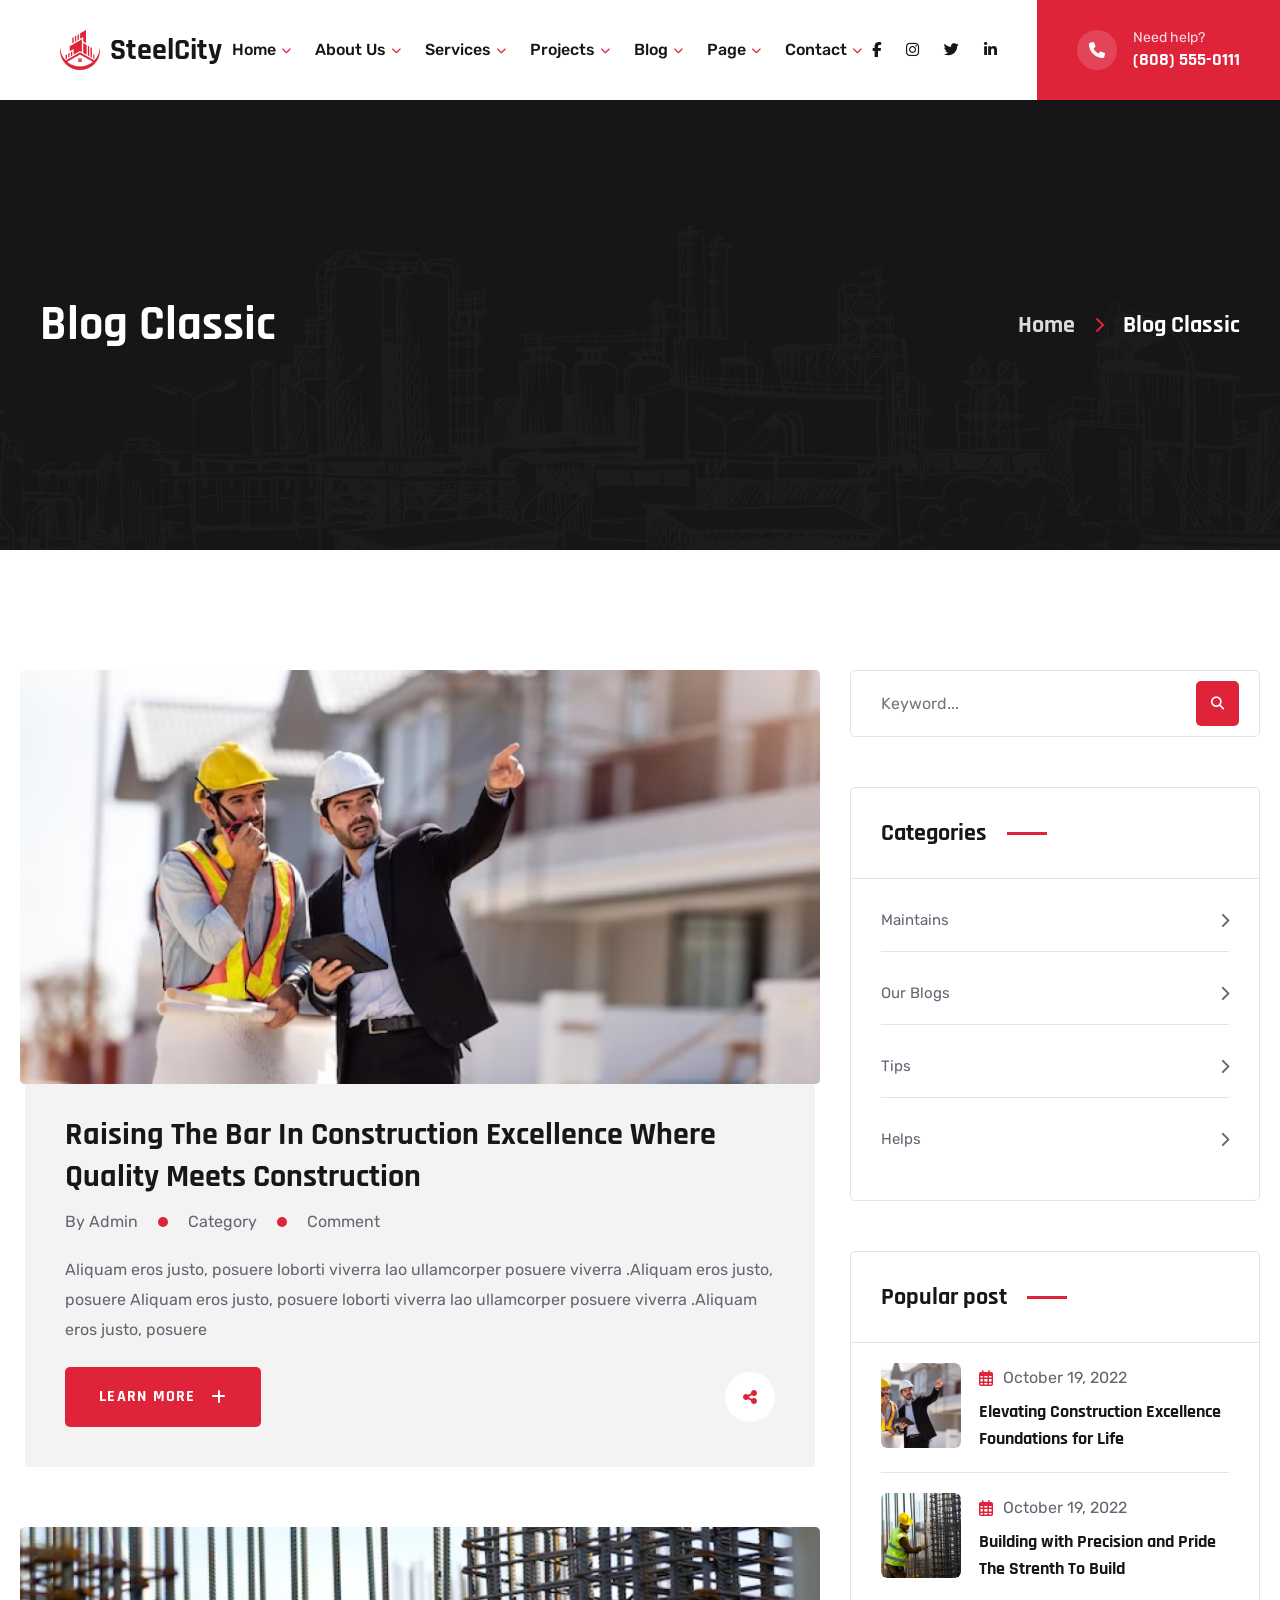
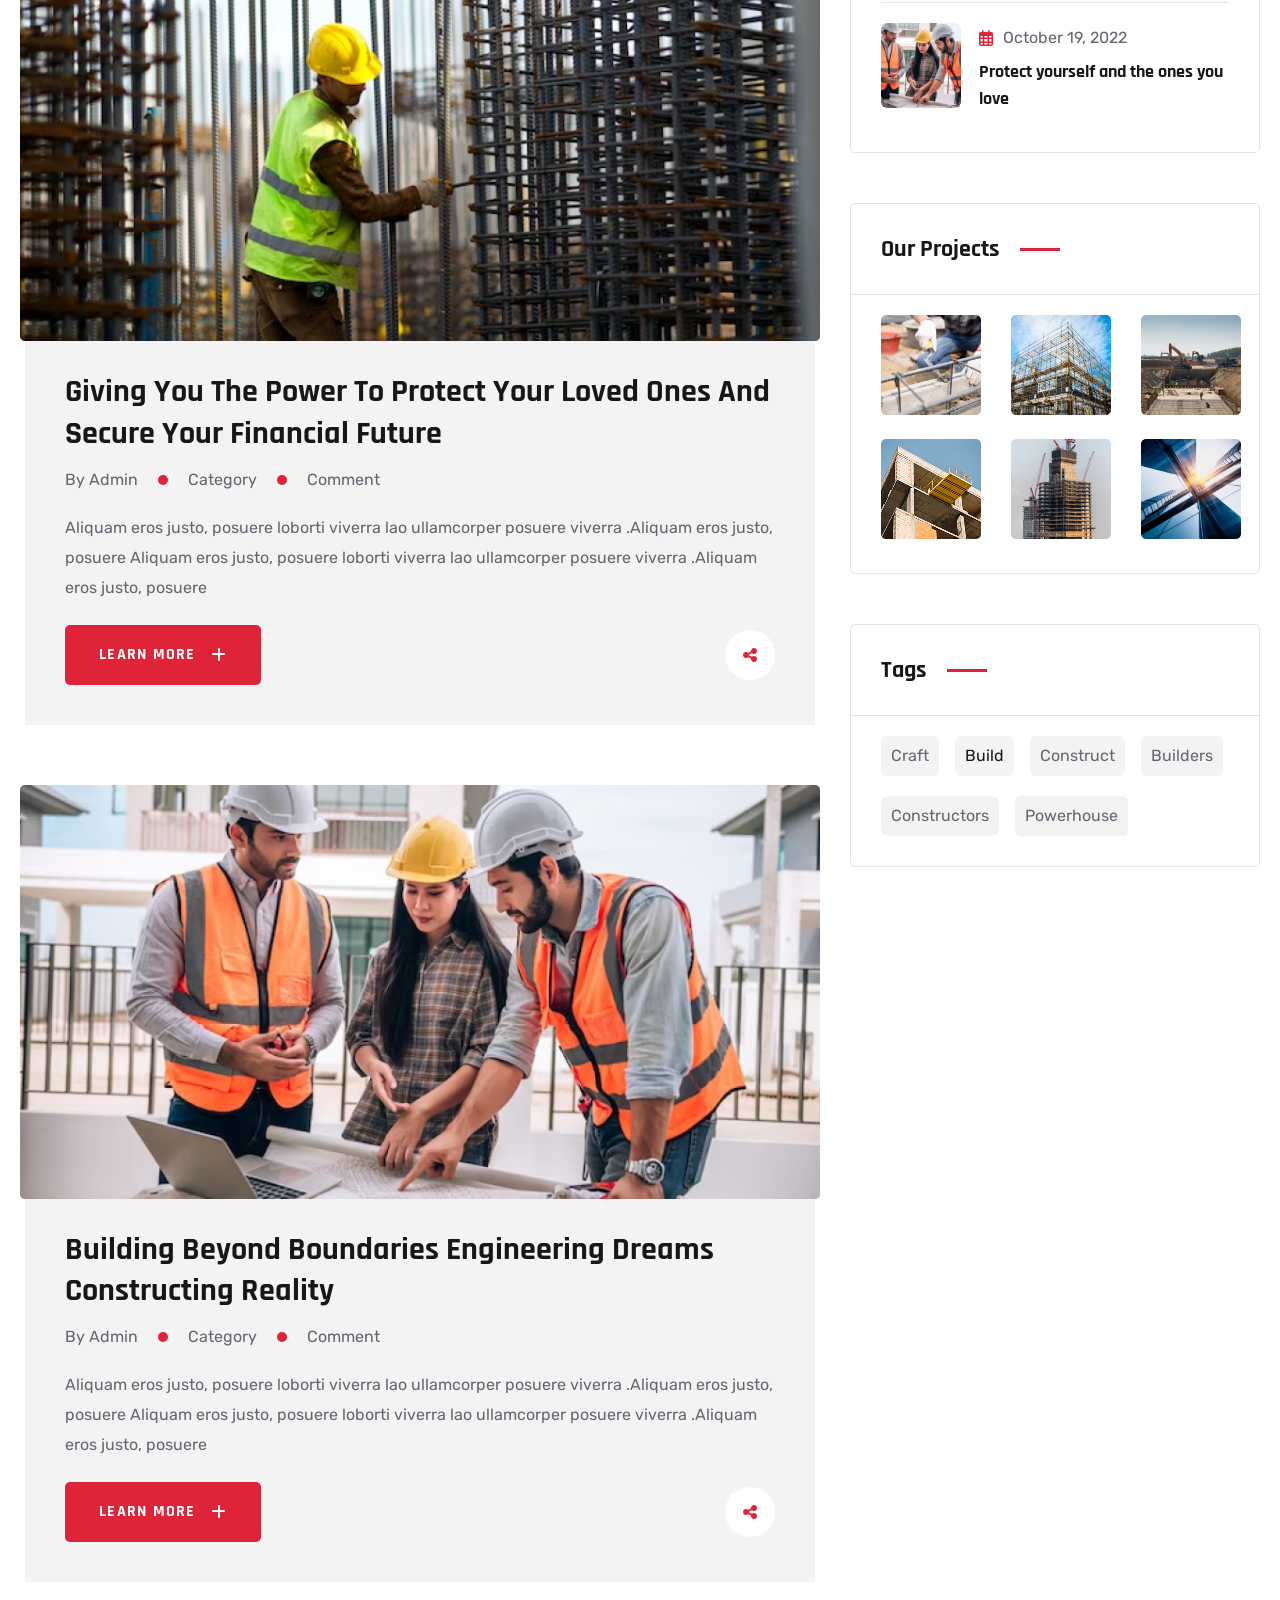
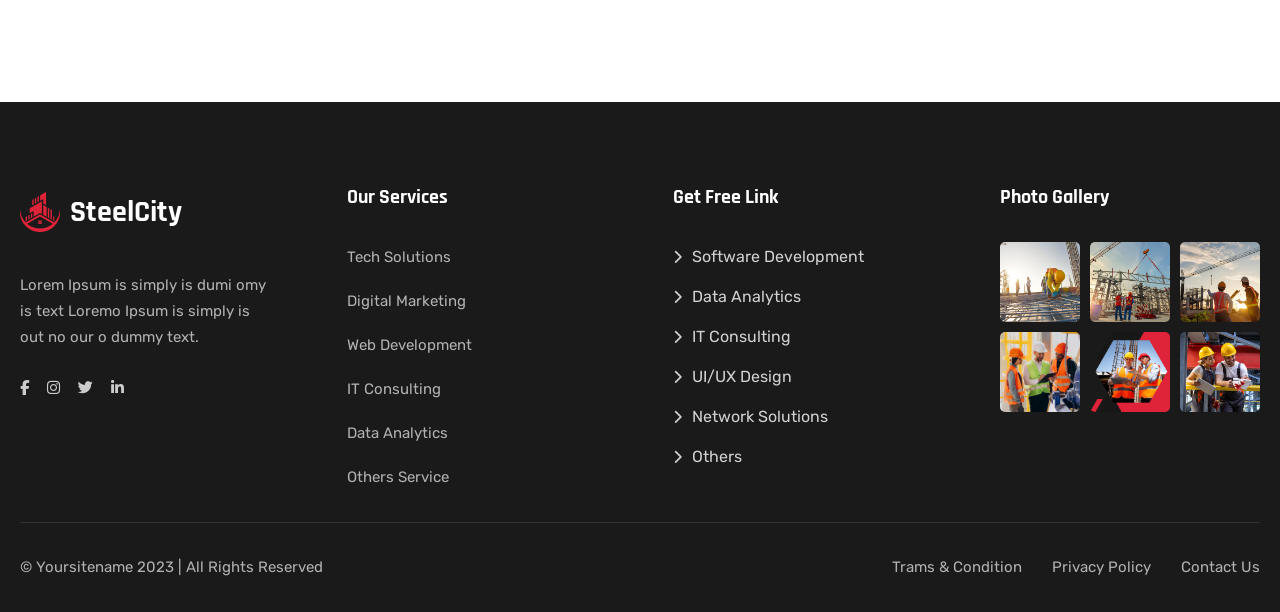
<file: blog_classic.html>
<!DOCTYPE html>
<html lang="en">

<head>
    <meta charset="UTF-8">
    <meta name="viewport" content="width=device-width, initial-scale=1.0">
    <title>SteelCity Development</title>

    <!-- Font Awesome -->
    <link rel="stylesheet" href="https://cdnjs.cloudflare.com/ajax/libs/font-awesome/6.7.2/css/all.min.css">

    <!-- Google Fonts -->
    <link rel="preconnect" href="https://fonts.googleapis.com">
    <link rel="preconnect" href="https://fonts.gstatic.com" crossorigin>

    <link
        href="https://fonts.googleapis.com/css2?family=Rajdhani:wght@300;400;500;600;700&family=Rubik:ital,wght@0,300..900;1,300..900&display=swap"
        rel="stylesheet">

    <!-- Your CSS -->
    <link rel="stylesheet" href="style/style.css">
</head>

<body>

    <main>

        <nav class="navbar navbar--page">
            <div class="logo">
                <div class="logo-icon"><img src="./images/logo.png" alt="SteelCity logo"></div>
                <div class="logo-text">SteelCity</div>
            </div>

            <ul class="menu" id="nav-menu">
                <li><a href="/index.html">Home</a><i class="fa-solid fa-chevron-down"></i></li>
                <li><a href="#">About Us</a><i class="fa-solid fa-chevron-down"></i></li>
                <li><a href="#">Services</a><i class="fa-solid fa-chevron-down"></i></li>
                <li><a href="#">Projects</a><i class="fa-solid fa-chevron-down"></i></li>
                <li><a href="#">Blog</a><i class="fa-solid fa-chevron-down"></i></li>
                <li><a href="#">Page</a><i class="fa-solid fa-chevron-down"></i></li>
                <li><a href="/contact.html">Contact</a><i class="fa-solid fa-chevron-down"></i></li>
            </ul>

            <div class="right-side  nave-right-side">
                <div class="socials">
                    <a href="#"><i class="fa-brands fa-facebook-f"></i></a>
                    <a href="#"><i class="fa-brands fa-instagram"></i></a>
                    <a href="#"><i class="fa-brands fa-twitter"></i></a>
                    <a href="#"><i class="fa-brands fa-linkedin-in"></i></a>
                </div>

                <a href="tel:+18085550111" class="navbar-cta">
                    <span class="navbar-cta-icon"><i class="fa-solid fa-phone"></i></span>
                    <span class="navbar-cta-text">
                        <span class="navbar-cta-label">Need help?</span>
                        <span class="navbar-cta-number">(808) 555-0111</span>
                    </span>
                </a>

                <button class="menu-toggle" id="menu-btn" aria-label="Toggle Navigation">
                    <i class="fa-solid fa-bars"></i>
                </button>
            </div>
        </nav>

        <section class="page-hero">
            <img class="page-hero-bg" src="./images/BG.png" alt="">

            <div class="page-hero-content">
                <h1 class="section-title section-title--white page-hero-title">Blog Classic</h1>

                <div class="breadcrumb">
                    <a href="index.html">Home</a>
                    <i class="fa-solid fa-chevron-right"></i>
                    <span>Blog Classic</span>
                </div>
            </div>
        </section>


        <section class="blog-list-section">
            <div class="blog-list-container">

                <section class="blog-list-main">

                    <article class="blog-list-card">
                        <div class="blog-list-img-wrap">
                            <img class="blog-list-img" src="images/thumb-1.png" alt="Blog Image">
                        </div>
                        <div class="blog-list-content">
                            <h2 class="blog-list-title">Raising The Bar In Construction Excellence Where Quality Meets
                                Construction</h2>
                            <div class="blog-list-meta">
                                <span>By Admin</span>
                                <span class="dot"></span>
                                <span>Category</span>
                                <span class="dot"></span>
                                <span>Comment</span>
                            </div>
                            <p class="blog-list-desc">
                                Aliquam eros justo, posuere loborti viverra lao ullamcorper posuere viverra
                                .Aliquam eros justo, posuere Aliquam eros justo, posuere loborti viverra
                                lao ullamcorper posuere viverra .Aliquam eros justo, posuere
                            </p>



                            <div class="blog-list-footer">
                                <button class="btn btn-primary" style="width: 196px;">
                                    Learn More <i class="fa-solid fa-plus" style="margin-left: 5px;"></i>
                                </button>
                                <button class="blog-list-share-btn" aria-label="Share"><i
                                        class="fa-solid fa-share-nodes"></i></button>
                            </div>
                        </div>
                    </article>

                    <article class="blog-list-card">
                        <div class="blog-list-img-wrap">
                            <img class="blog-list-img" src="images/thumb-2.png" alt="Blog Image">
                        </div>
                        <div class="blog-list-content">
                            <h2 class="blog-list-title">Giving You The Power To Protect Your Loved Ones And Secure Your
                                Financial Future</h2>
                            <div class="blog-list-meta">
                                <span>By Admin</span>
                                <span class="dot"></span>
                                <span>Category</span>
                                <span class="dot"></span>
                                <span>Comment</span>
                            </div>
                            <p class="blog-list-desc">
                                Aliquam eros justo, posuere loborti viverra lao ullamcorper posuere viverra
                                .Aliquam eros justo, posuere Aliquam eros justo, posuere loborti viverra
                                lao ullamcorper posuere viverra .Aliquam eros justo, posuere
                            </p>
                            <div class="blog-list-footer">
                                <button class="btn btn-primary" style="width: 196px;">
                                    Learn More <i class="fa-solid fa-plus" style="margin-left: 5px;"></i>
                                </button>
                                <button class="blog-list-share-btn" aria-label="Share"><i
                                        class="fa-solid fa-share-nodes"></i></button>
                            </div>
                        </div>
                    </article>

                    <article class="blog-list-card">
                        <div class="blog-list-img-wrap">
                            <img class="blog-list-img" src="images/thumb-3.png" alt="Blog Image">
                        </div>
                        <div class="blog-list-content">
                            <h2 class="blog-list-title">Building Beyond Boundaries Engineering Dreams Constructing
                                Reality</h2>
                            <div class="blog-list-meta">
                                <span>By Admin</span>
                                <span class="dot"></span>
                                <span>Category</span>
                                <span class="dot"></span>
                                <span>Comment</span>
                            </div>
                            <p class="blog-list-desc">
                                Aliquam eros justo, posuere loborti viverra lao ullamcorper posuere viverra
                                .Aliquam eros justo, posuere Aliquam eros justo, posuere loborti viverra
                                lao ullamcorper posuere viverra .Aliquam eros justo, posuere
                            </p>
                            <div class="blog-list-footer">
                                <button class="btn btn-primary" style="width: 196px;">
                                    Learn More <i class="fa-solid fa-plus" style="margin-left: 5px;"></i>
                                </button>
                                <button class="blog-list-share-btn" aria-label="Share"><i
                                        class="fa-solid fa-share-nodes"></i></button>
                            </div>
                        </div>
                    </article>

                </section>

                <aside class="blog-list-sidebar">

                    <div class="sidebar-widget widget-search">
                        <form action="#">
                            <input type="text" placeholder="Keyword...">
                            <button type="submit" aria-label="Search"><i
                                    class="fa-solid fa-magnifying-glass"></i></button>
                        </form>
                    </div>

                    <div class="sidebar-widget">
                        <h3 class="widget-title">Categories</h3>
                        <ul class="category-list">
                            <li><a href="#">Maintains <i class="fa-solid fa-chevron-right"></i></a></li>
                            <li><a href="#">Our Blogs <i class="fa-solid fa-chevron-right"></i></a></li>
                            <li><a href="#">Tips <i class="fa-solid fa-chevron-right"></i></a></li>
                            <li><a href="#">Helps <i class="fa-solid fa-chevron-right"></i></a></li>
                        </ul>
                    </div>

                    <div class="sidebar-widget">
                        <h3 class="widget-title">Popular post</h3>
                        <div class="popular-posts">
                            <div class="popular-item">
                                <div class="popular-item-img">
                                    <img src="images/thumb-1.png" alt="Thumbnail">
                                </div>
                                <div>
                                    <span class="post-date"><i class="fa-regular fa-calendar-days"></i> October 19,
                                        2022</span>
                                    <a href="#">Elevating Construction Excellence Foundations for Life</a>
                                </div>
                            </div>
                            <div class="popular-item">
                                <div class="popular-item-img">
                                    <img src="images/thumb-2.png" alt="Thumbnail">
                                </div>
                                <div>
                                    <span class="post-date"><i class="fa-regular fa-calendar-days"></i> October 19,
                                        2022</span>
                                    <a href="#">Building with Precision and Pride The Strenth To Build</a>
                                </div>
                            </div>
                            <div class="popular-item">
                                <div class="popular-item-img">
                                    <img src="images/thumb-3.png" alt="Thumbnail">
                                </div>
                                <div>
                                    <span class="post-date"><i class="fa-regular fa-calendar-days"></i> October 19,
                                        2022</span>
                                    <a href="#">Protect yourself and the ones you love</a>
                                </div>
                            </div>
                        </div>
                    </div>

                    <div class="sidebar-widget">
                        <h3 class="widget-title">Our Projects</h3>
                        <div class="project-gallery">
                            <a href="#"><img src="images/projects-1.png" alt="Project"></a>
                            <a href="#"><img src="images/projects-2.png" alt="Project"></a>
                            <a href="#"><img src="images/projects-3.png" alt="Project"></a>
                            <a href="#"><img src="images/projects-4.png" alt="Project"></a>
                            <a href="#"><img src="images/projects-5.png" alt="Project"></a>
                            <a href="#"><img src="images/projects-6.png" alt="Project"></a>
                        </div>
                    </div>

                    <div class="sidebar-widget">
                        <h3 class="widget-title">Tags</h3>
                        <div class="tag-cloud">
                            <a href="#">Craft</a>
                            <a href="#" class="active">Build</a>
                            <a href="#">Construct</a>
                            <a href="#">Builders</a>
                            <a href="#">Constructors</a>
                            <a href="#">Powerhouse</a>
                        </div>
                    </div>

                </aside>

            </div>
        </section>


        <footer class="site-footer site-footer--page">

            <div class="footer-top">

                <div class="footer-col footer-col--about">
                    <div class="logo">
                        <div class="logo-icon"><img src="./images/logo.png" alt="SteelCity logo"></div>
                        <div class="logo-text">SteelCity</div>
                    </div>

                    <p class="footer-about-text">
                        Lorem Ipsum is simply is dumi omy is text Loremo Ipsum is simply is out no our o dummy text.
                    </p>

                    <div class="footer-socials">
                        <a href="#" class="footer-social-icon" aria-label="Facebook"><i
                                class="fa-brands fa-facebook-f"></i></a>
                        <a href="#" class="footer-social-icon" aria-label="Instagram"><i
                                class="fa-brands fa-instagram"></i></a>
                        <a href="#" class="footer-social-icon" aria-label="Twitter"><i
                                class="fa-brands fa-twitter"></i></a>
                        <a href="#" class="footer-social-icon" aria-label="LinkedIn"><i
                                class="fa-brands fa-linkedin-in"></i></a>
                    </div>
                </div>

                <div class="footer-col footer-col--services">
                    <h4 class="footer-heading">Our Services</h4>
                    <ul class="footer-links footer-links--simple">
                        <li><a href="#">Tech Solutions</a></li>
                        <li><a href="#">Digital Marketing</a></li>
                        <li><a href="#">Web Development</a></li>
                        <li><a href="#">IT Consulting</a></li>
                        <li><a href="#">Data Analytics</a></li>
                        <li><a href="#">Others Service</a></li>
                    </ul>
                </div>

                <div class="footer-col footer-col--links">
                    <h4 class="footer-heading">Get Free Link</h4>
                    <ul class="footer-links">
                        <li><a href="#"><i class="fa-solid fa-chevron-right"></i> Software Development</a></li>
                        <li><a href="#"><i class="fa-solid fa-chevron-right"></i> Data Analytics</a></li>
                        <li><a href="#"><i class="fa-solid fa-chevron-right"></i> IT Consulting</a></li>
                        <li><a href="#"><i class="fa-solid fa-chevron-right"></i> UI/UX Design</a></li>
                        <li><a href="#"><i class="fa-solid fa-chevron-right"></i> Network Solutions</a></li>
                        <li><a href="#"><i class="fa-solid fa-chevron-right"></i> Others</a></li>
                    </ul>
                </div>

                <div class="footer-col footer-col--gallery">
                    <h4 class="footer-heading">Photo Gallery</h4>
                    <div class="footer-gallery-grid">
                        <a href="#" class="footer-gallery-item"><img src="./images/work-1.png" alt="Gallery 1"></a>
                        <a href="#" class="footer-gallery-item"><img src="./images/work-2.png" alt="Gallery 2"></a>
                        <a href="#" class="footer-gallery-item"><img src="./images/work-3.png" alt="Gallery 3"></a>
                        <a href="#" class="footer-gallery-item"><img src="./images/worker-1.png" alt="Gallery 4"></a>
                        <a href="#" class="footer-gallery-item"><img src="./images/workers-hexagon.png"
                                alt="Gallery 5"></a>
                        <a href="#" class="footer-gallery-item"><img src="./images/contact-workers.png"
                                alt="Gallery 6"></a>
                    </div>
                </div>

            </div>

            <div class="footer-bottom">
                <div>
                    <p>&copy; Yoursitename 2023 | All Rights Reserved</p>
                </div>
                <div class="footer-bottom-links">
                    <a href="#">Trams &amp; Condition</a>
                    <a href="#">Privacy Policy</a>
                    <a href="#">Contact Us</a>
                </div>
            </div>

        </footer>

    </main>

</body>

<script>
    const menuBtn = document.getElementById('menu-btn');
    const navMenu = document.getElementById('nav-menu');

    menuBtn.addEventListener('click', (e) => {
        e.stopPropagation();
        navMenu.classList.toggle('active');
    });

    navMenu.addEventListener('click', (e) => {
        e.stopPropagation();
    });

    document.addEventListener('click', () => {
        if (navMenu.classList.contains('active')) {
            navMenu.classList.remove('active');
        }
    });
</script>

</html>
</file>
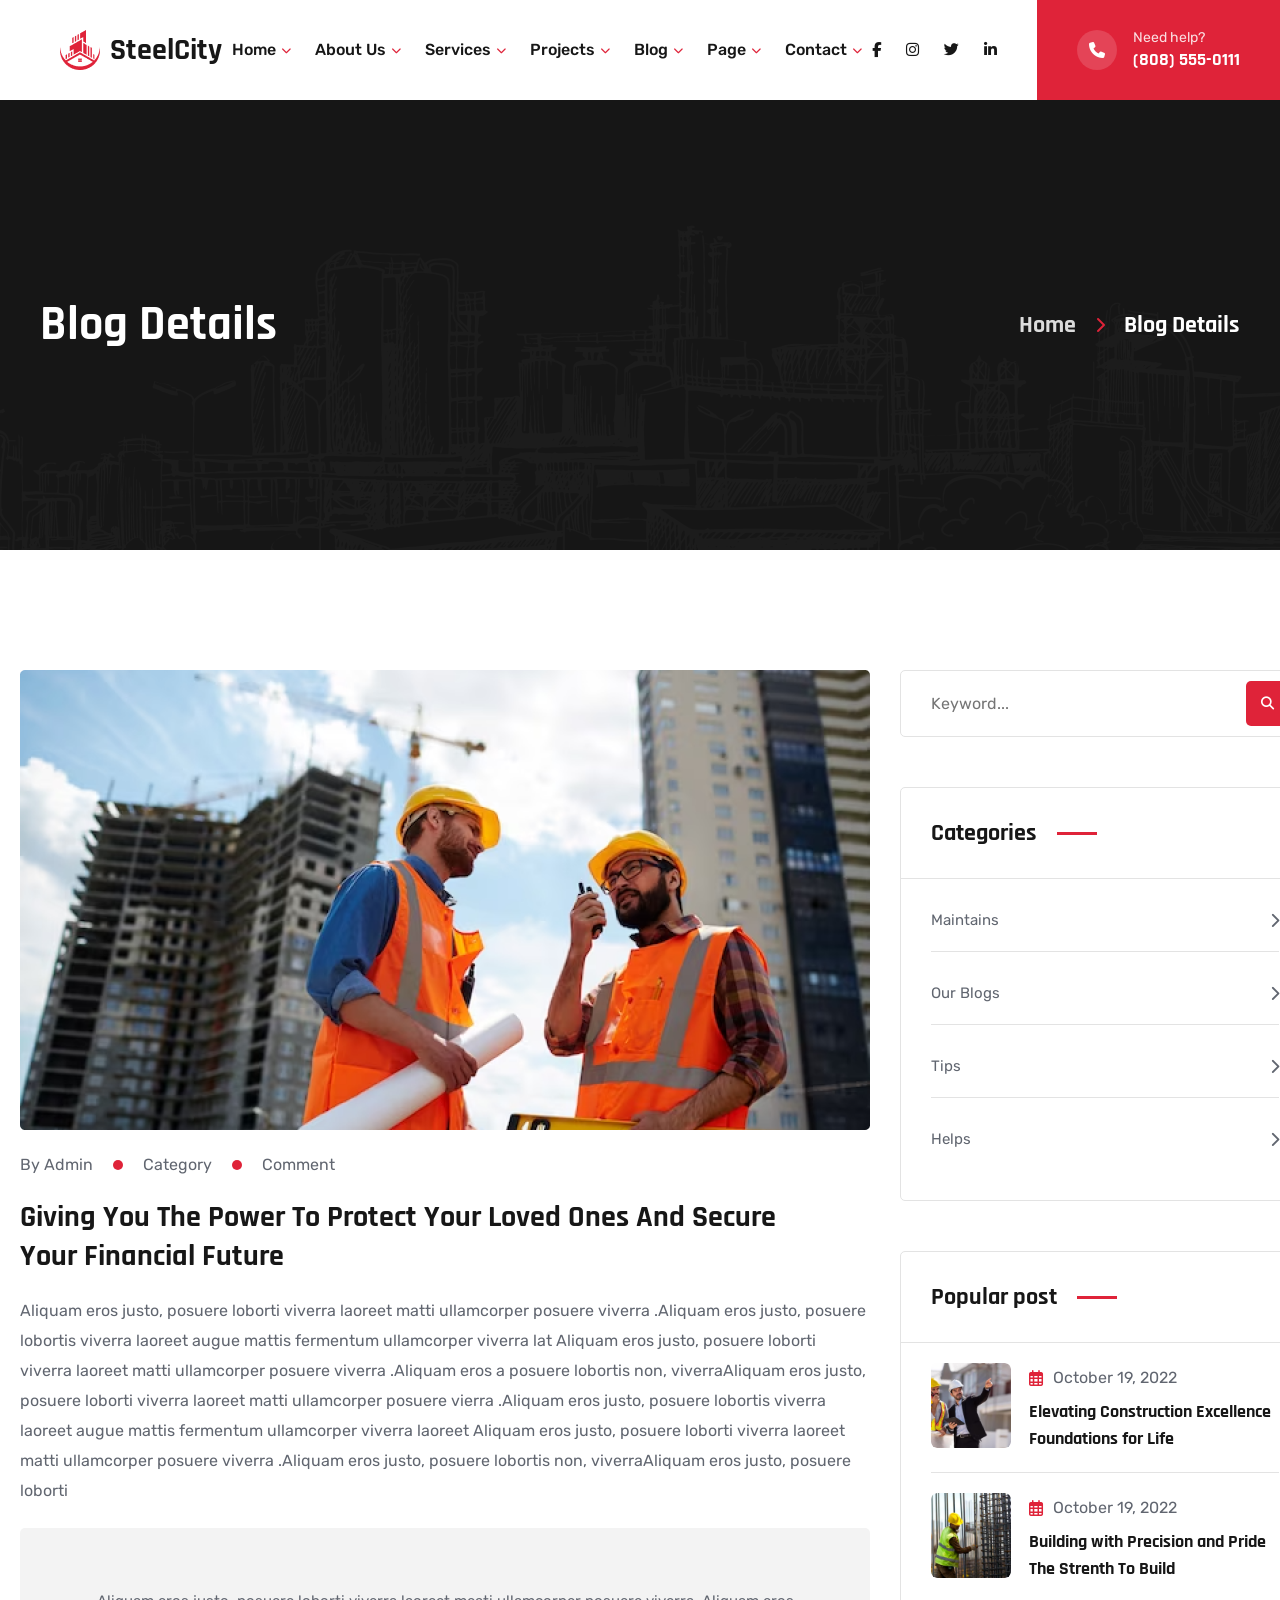
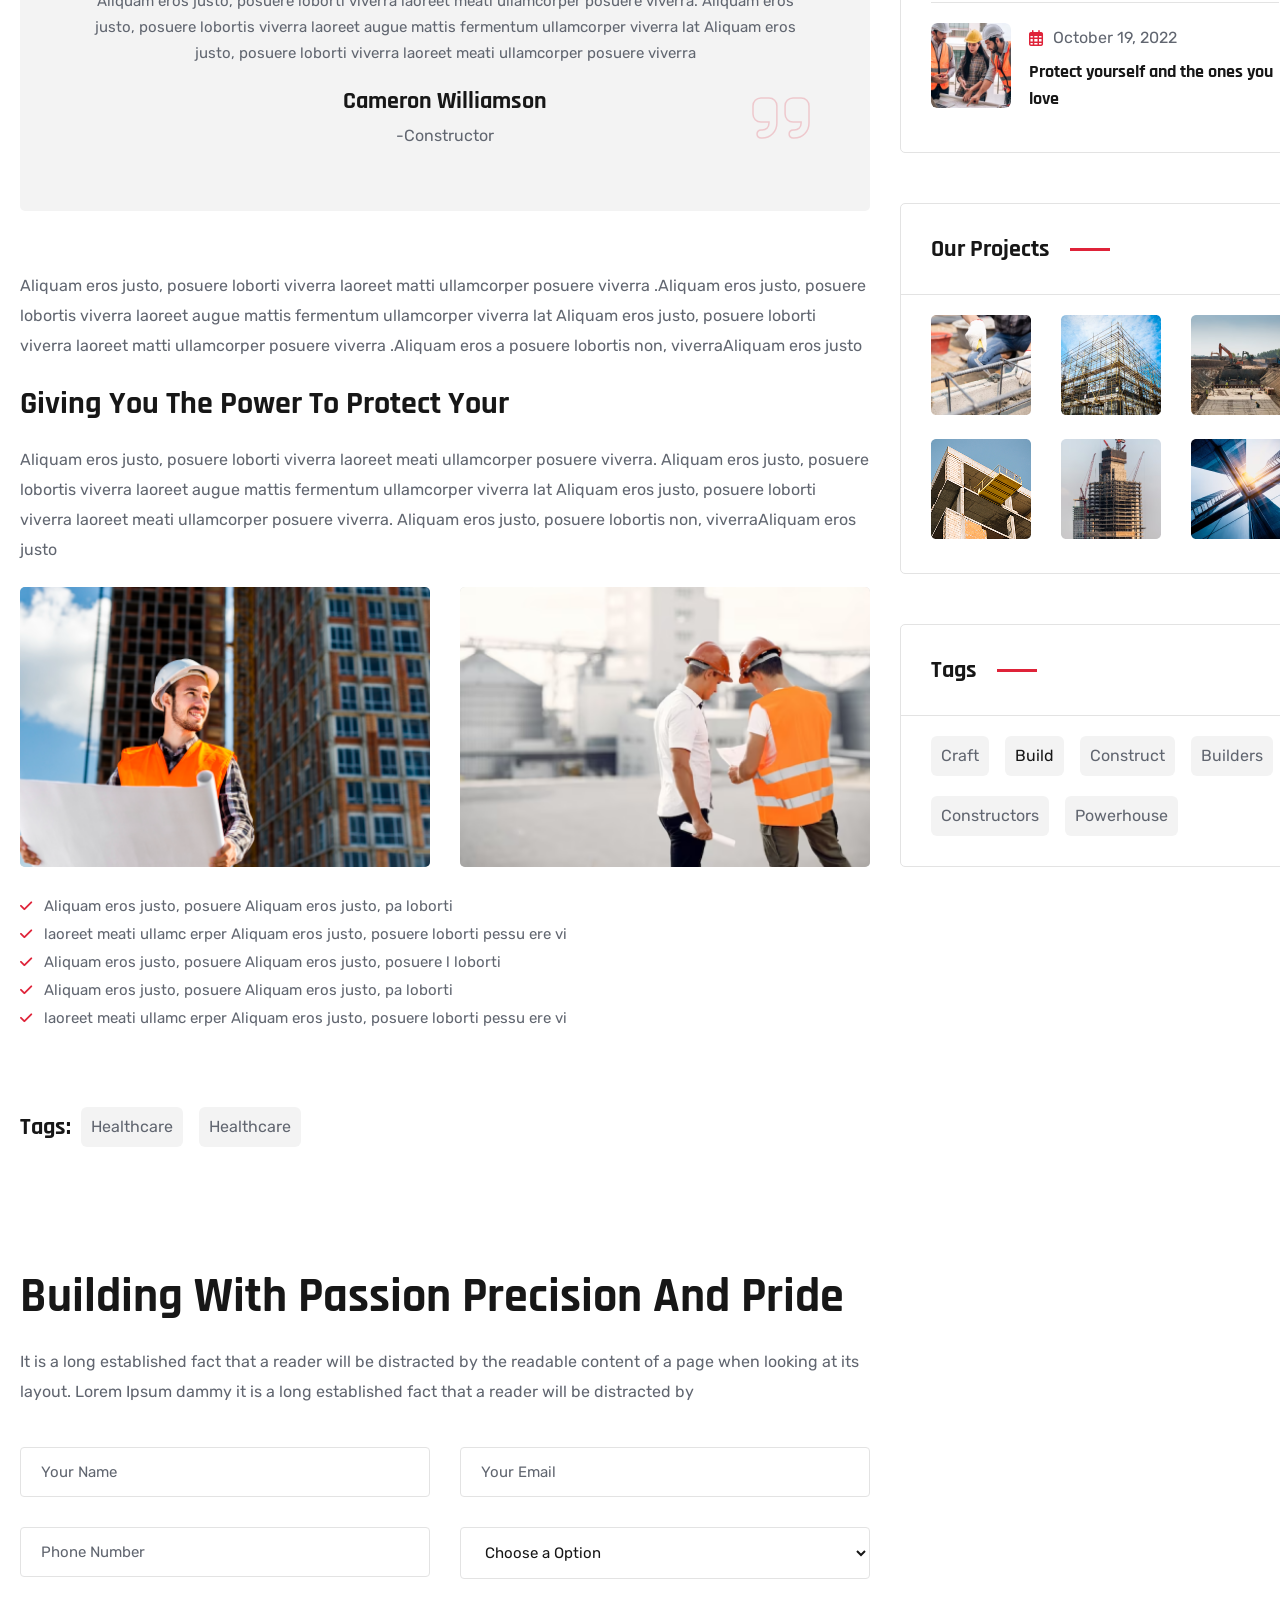
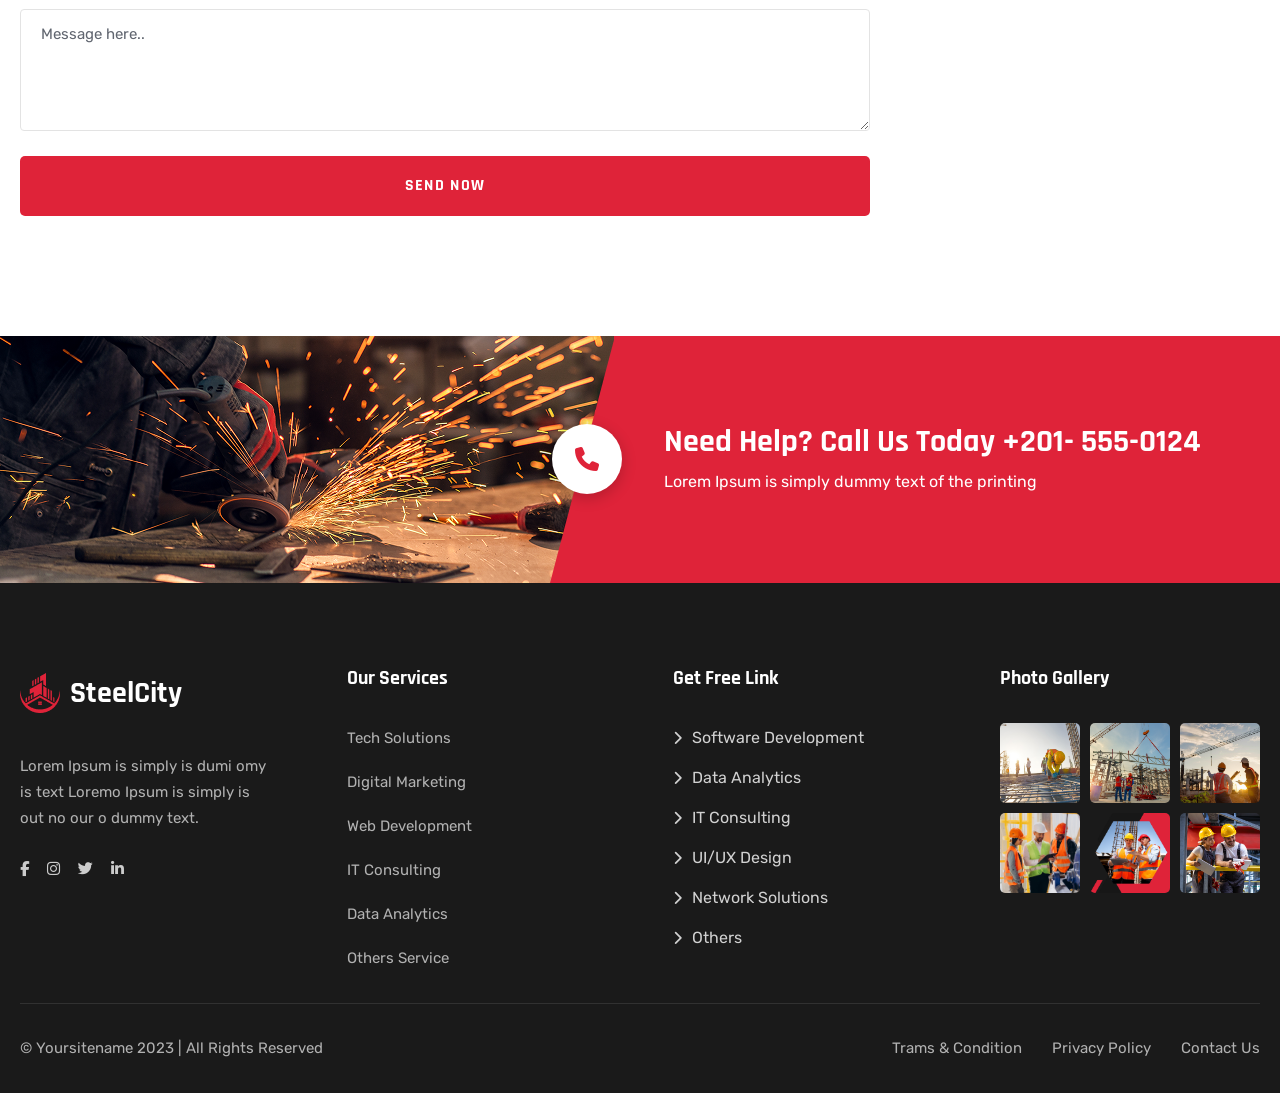
<file: blog_detail.html>
<!doctype html>
<html lang="en">
  <head>
    <meta charset="UTF-8" />
    <meta name="viewport" content="width=device-width, initial-scale=1.0" />
    <title>SteelCity Development</title>

    <!-- Font Awesome -->
    <link
      rel="stylesheet"
      href="https://cdnjs.cloudflare.com/ajax/libs/font-awesome/6.7.2/css/all.min.css"
    />

    <!-- Google Fonts -->
    <link rel="preconnect" href="https://fonts.googleapis.com" />
    <link rel="preconnect" href="https://fonts.gstatic.com" crossorigin />

    <link
      href="https://fonts.googleapis.com/css2?family=Rajdhani:wght@300;400;500;600;700&family=Rubik:ital,wght@0,300..900;1,300..900&display=swap"
      rel="stylesheet"
    />

    <!-- Your CSS -->
    <link rel="stylesheet" href="style/style.css" />
  </head>

  <body>
    <main>
      <nav class="navbar navbar--page">
        <div class="logo">
          <div class="logo-icon">
            <img src="./images/logo.png" alt="SteelCity logo" />
          </div>
          <div class="logo-text">SteelCity</div>
        </div>

        <ul class="menu" id="nav-menu">
          <li>
            <a href="/index.html">Home</a
            ><i class="fa-solid fa-chevron-down"></i>
          </li>
          <li>
            <a href="/about.html">About Us</a
            ><i class="fa-solid fa-chevron-down"></i>
          </li>
          <li>
            <a href="/service.html">Services</a
            ><i class="fa-solid fa-chevron-down"></i>
          </li>
          <li>
            <a href="/project.html">Projects</a
            ><i class="fa-solid fa-chevron-down"></i>
          </li>
          <li>
            <a href="/blog.html">Blog</a
            ><i class="fa-solid fa-chevron-down"></i>
          </li>
          <li>
            <a href="/team.html">Page</a
            ><i class="fa-solid fa-chevron-down"></i>
          </li>
          <li>
            <a href="/contact.html">Contact</a
            ><i class="fa-solid fa-chevron-down"></i>
          </li>
        </ul>

        <div class="right-side nave-right-side">
          <div class="socials">
            <a href="#"><i class="fa-brands fa-facebook-f"></i></a>
            <a href="#"><i class="fa-brands fa-instagram"></i></a>
            <a href="#"><i class="fa-brands fa-twitter"></i></a>
            <a href="#"><i class="fa-brands fa-linkedin-in"></i></a>
          </div>

          <a href="tel:+18085550111" class="navbar-cta">
            <span class="navbar-cta-icon"
              ><i class="fa-solid fa-phone"></i
            ></span>
            <span class="navbar-cta-text">
              <span class="navbar-cta-label">Need help?</span>
              <span class="navbar-cta-number">(808) 555-0111</span>
            </span>
          </a>

          <button
            class="menu-toggle"
            id="menu-btn"
            aria-label="Toggle Navigation"
          >
            <i class="fa-solid fa-bars"></i>
          </button>
        </div>
      </nav>

      <section class="page-hero">
        <img class="page-hero-bg" src="./images/BG.png" alt="" />

        <div class="page-hero-content">
          <h1 class="section-title section-title--white page-hero-title">
            Blog Details
          </h1>

          <div class="breadcrumb">
            <a href="index.html">Home</a>
            <i class="fa-solid fa-chevron-right"></i>
            <span>Blog Details</span>
          </div>
        </div>
      </section>

      <section class="blog-list-section">
        <div class="blog-list-container">
          <section class="blog-list-main">
            <article class="blog-details-article">
              <div class="blog-list-img-wrap">
                <img
                  src="images/blog-details.png"
                  alt="Blog Featured Image"
                  class="blog-list-img"
                />
              </div>

              <div class="blog-list-meta" style="margin-top: 20px">
                <span>By Admin</span>
                <span class="dot"></span>
                <span>Category</span>
                <span class="dot"></span>
                <span>Comment</span>
              </div>

              <h1 class="blog-details-title">
                Giving You The Power To Protect Your Loved Ones And Secure Your
                Financial Future
              </h1>

              <p class="blog-list-desc">
                Aliquam eros justo, posuere loborti viverra laoreet matti
                ullamcorper posuere viverra .Aliquam eros justo, posuere
                lobortis viverra laoreet augue mattis fermentum ullamcorper
                viverra lat Aliquam eros justo, posuere loborti viverra laoreet
                matti ullamcorper posuere viverra .Aliquam eros a posuere
                lobortis non, viverraAliquam eros justo, posuere loborti viverra
                laoreet matti ullamcorper posuere vierra .Aliquam eros justo,
                posuere lobortis viverra laoreet augue mattis fermentum
                ullamcorper viverra laoreet Aliquam eros justo, posuere loborti
                viverra laoreet matti ullamcorper posuere viverra .Aliquam eros
                justo, posuere lobortis non, viverraAliquam eros justo, posuere
                loborti
              </p>

              <blockquote class="blog-quote-box">
                <div class="quote-content">
                  <p>
                    Aliquam eros justo, posuere loborti viverra laoreet meati
                    ullamcorper posuere viverra. Aliquam eros justo, posuere
                    lobortis viverra laoreet augue mattis fermentum ullamcorper
                    viverra lat Aliquam eros justo, posuere loborti viverra
                    laoreet meati ullamcorper posuere viverra
                  </p>
                  <div class="quote-author">
                    <h4>Cameron Williamson</h4>
                    <span>-Constructor</span>
                  </div>
                </div>
                <div class="quote-icon">
                  <i class="fa-solid fa-quote-right"></i>
                </div>
              </blockquote>

              <p class="blog-list-desc">
                Aliquam eros justo, posuere loborti viverra laoreet matti
                ullamcorper posuere viverra .Aliquam eros justo, posuere
                lobortis viverra laoreet augue mattis fermentum ullamcorper
                viverra lat Aliquam eros justo, posuere loborti viverra laoreet
                matti ullamcorper posuere viverra .Aliquam eros a posuere
                lobortis non, viverraAliquam eros justo
              </p>

              <h2 class="blog-details-subtitle">
                Giving You the Power to Protect Your
              </h2>

              <p class="blog-list-desc">
                Aliquam eros justo, posuere loborti viverra laoreet meati
                ullamcorper posuere viverra. Aliquam eros justo, posuere
                lobortis viverra laoreet augue mattis fermentum ullamcorper
                viverra lat Aliquam eros justo, posuere loborti viverra laoreet
                meati ullamcorper posuere viverra. Aliquam eros justo, posuere
                lobortis non, viverraAliquam eros justo
              </p>

              <div class="blog-details-gallery">
                <div class="gallery-img-wrap">
                  <img src="images/blog-inner-1.png" alt="Gallery Image 1" />
                </div>
                <div class="gallery-img-wrap">
                  <img src="images/blog-inner-2.png" alt="Gallery Image 2" />
                </div>
              </div>

              <ul class="blog-checklist">
                <li>
                  <i class="fa-solid fa-check"></i> Aliquam eros justo, posuere
                  Aliquam eros justo, pa loborti
                </li>
                <li>
                  <i class="fa-solid fa-check"></i> laoreet meati ullamc erper
                  Aliquam eros justo, posuere loborti pessu ere vi
                </li>
                <li>
                  <i class="fa-solid fa-check"></i> Aliquam eros justo, posuere
                  Aliquam eros justo, posuere l loborti
                </li>
                <li>
                  <i class="fa-solid fa-check"></i> Aliquam eros justo, posuere
                  Aliquam eros justo, pa loborti
                </li>
                <li>
                  <i class="fa-solid fa-check"></i> laoreet meati ullamc erper
                  Aliquam eros justo, posuere loborti pessu ere vi
                </li>
              </ul>

              <div class="blog-details-footer">
                <span class="tags-label">Tags:</span>
                <div class="tag-cloud">
                  <a href="#">Healthcare</a>
                  <a href="#">Healthcare</a>
                </div>
              </div>
            </article>

            <div class="blog-comment-form-wrap">
              <h2 class="form-section-title">
                Building With Passion Precision And Pride
              </h2>
              <p class="form-section-desc">
                It is a long established fact that a reader will be distracted
                by the readable content of a page when looking at its layout.
                Lorem Ipsum dammy it is a long established fact that a reader
                will be distracted by
              </p>

              <form action="#" class="blog-comment-form">
                <div class="form-grid">
                  <div class="form-group">
                    <input type="text" placeholder="Your Name" required />
                  </div>
                  <div class="form-group">
                    <input type="email" placeholder="Your Email" required />
                  </div>
                  <div class="form-group">
                    <input type="text" placeholder="Phone Number" />
                  </div>
                  <div class="form-group">
                    <select class="form-select">
                      <option value="" disabled selected>
                        Choose a Option
                      </option>
                      <option value="1">Option 1</option>
                      <option value="2">Option 2</option>
                    </select>
                  </div>
                  <div class="form-group full-width">
                    <textarea rows="5" placeholder="Message here.."></textarea>
                  </div>
                </div>
                <button type="submit" class="btn btn-primary">Send Now</button>
              </form>
            </div>
          </section>

          <aside class="blog-list-sidebar">
            <div class="sidebar-widget widget-search">
              <form action="#">
                <input type="text" placeholder="Keyword..." />
                <button type="submit" aria-label="Search">
                  <i class="fa-solid fa-magnifying-glass"></i>
                </button>
              </form>
            </div>

            <div class="sidebar-widget">
              <h3 class="widget-title">Categories</h3>
              <ul class="category-list">
                <li>
                  <a href="#"
                    >Maintains <i class="fa-solid fa-chevron-right"></i
                  ></a>
                </li>
                <li>
                  <a href="/blog.html"
                    >Our Blogs <i class="fa-solid fa-chevron-right"></i
                  ></a>
                </li>
                <li>
                  <a href="#">Tips <i class="fa-solid fa-chevron-right"></i></a>
                </li>
                <li>
                  <a href="#"
                    >Helps <i class="fa-solid fa-chevron-right"></i
                  ></a>
                </li>
              </ul>
            </div>

            <div class="sidebar-widget">
              <h3 class="widget-title">Popular post</h3>
              <div class="popular-posts">
                <div class="popular-item">
                  <div class="popular-item-img">
                    <img src="images/thumb-1.png" alt="Thumbnail" />
                  </div>
                  <div>
                    <span class="post-date"
                      ><i class="fa-regular fa-calendar-days"></i> October 19,
                      2022</span
                    >
                    <a href="/blog_detail.html"
                      >Elevating Construction Excellence Foundations for Life</a
                    >
                  </div>
                </div>
                <div class="popular-item">
                  <div class="popular-item-img">
                    <img src="images/thumb-2.png" alt="Thumbnail" />
                  </div>
                  <div>
                    <span class="post-date"
                      ><i class="fa-regular fa-calendar-days"></i> October 19,
                      2022</span
                    >
                    <a href="/blog_detail.html"
                      >Building with Precision and Pride The Strenth To Build</a
                    >
                  </div>
                </div>
                <div class="popular-item">
                  <div class="popular-item-img">
                    <img src="images/thumb-3.png" alt="Thumbnail" />
                  </div>
                  <div>
                    <span class="post-date"
                      ><i class="fa-regular fa-calendar-days"></i> October 19,
                      2022</span
                    >
                    <a href="/blog_detail.html"
                      >Protect yourself and the ones you love</a
                    >
                  </div>
                </div>
              </div>
            </div>

            <div class="sidebar-widget">
              <h3 class="widget-title">Our Projects</h3>
              <div class="project-gallery">
                <a href="#"
                  ><img src="images/projects-1.png" alt="Project"
                /></a>
                <a href="#"
                  ><img src="images/projects-2.png" alt="Project"
                /></a>
                <a href="#"
                  ><img src="images/projects-3.png" alt="Project"
                /></a>
                <a href="#"
                  ><img src="images/projects-4.png" alt="Project"
                /></a>
                <a href="#"
                  ><img src="images/projects-5.png" alt="Project"
                /></a>
                <a href="#"
                  ><img src="images/projects-6.png" alt="Project"
                /></a>
              </div>
            </div>

            <div class="sidebar-widget">
              <h3 class="widget-title">Tags</h3>
              <div class="tag-cloud">
                <a href="#">Craft</a>
                <a href="#" class="active">Build</a>
                <a href="#">Construct</a>
                <a href="#">Builders</a>
                <a href="#">Constructors</a>
                <a href="#">Powerhouse</a>
              </div>
            </div>
          </aside>
        </div>
      </section>

      <section class="call-banner-section">
        <div class="call-banner-img">
          <img src="images/worker.png" alt="Need Help" />
        </div>

        <div class="call-banner-content">
          <div class="call-banner-icon">
            <i class="fa-solid fa-phone"></i>
          </div>

          <div class="call-banner-text">
            <h2>Need Help? Call Us Today +201- 555-0124</h2>
            <p>Lorem Ipsum is simply dummy text of the printing</p>
          </div>
        </div>
      </section>

      <footer class="site-footer site-footer--page">
        <div class="footer-top">
          <div class="footer-col footer-col--about">
            <div class="logo">
              <div class="logo-icon">
                <img src="./images/logo.png" alt="SteelCity logo" />
              </div>
              <div class="logo-text">SteelCity</div>
            </div>

            <p class="footer-about-text">
              Lorem Ipsum is simply is dumi omy is text Loremo Ipsum is simply
              is out no our o dummy text.
            </p>

            <div class="footer-socials">
              <a href="#" class="footer-social-icon" aria-label="Facebook"
                ><i class="fa-brands fa-facebook-f"></i
              ></a>
              <a href="#" class="footer-social-icon" aria-label="Instagram"
                ><i class="fa-brands fa-instagram"></i
              ></a>
              <a href="#" class="footer-social-icon" aria-label="Twitter"
                ><i class="fa-brands fa-twitter"></i
              ></a>
              <a href="#" class="footer-social-icon" aria-label="LinkedIn"
                ><i class="fa-brands fa-linkedin-in"></i
              ></a>
            </div>
          </div>

          <div class="footer-col footer-col--services">
            <h4 class="footer-heading">Our Services</h4>
            <ul class="footer-links footer-links--simple">
              <li><a href="#">Tech Solutions</a></li>
              <li><a href="#">Digital Marketing</a></li>
              <li><a href="#">Web Development</a></li>
              <li><a href="#">IT Consulting</a></li>
              <li><a href="#">Data Analytics</a></li>
              <li><a href="#">Others Service</a></li>
            </ul>
          </div>

          <div class="footer-col footer-col--links">
            <h4 class="footer-heading">Get Free Link</h4>
            <ul class="footer-links">
              <li>
                <a href="#"
                  ><i class="fa-solid fa-chevron-right"></i> Software
                  Development</a
                >
              </li>
              <li>
                <a href="#"
                  ><i class="fa-solid fa-chevron-right"></i> Data Analytics</a
                >
              </li>
              <li>
                <a href="#"
                  ><i class="fa-solid fa-chevron-right"></i> IT Consulting</a
                >
              </li>
              <li>
                <a href="#"
                  ><i class="fa-solid fa-chevron-right"></i> UI/UX Design</a
                >
              </li>
              <li>
                <a href="#"
                  ><i class="fa-solid fa-chevron-right"></i> Network
                  Solutions</a
                >
              </li>
              <li>
                <a href="#"><i class="fa-solid fa-chevron-right"></i> Others</a>
              </li>
            </ul>
          </div>

          <div class="footer-col footer-col--gallery">
            <h4 class="footer-heading">Photo Gallery</h4>
            <div class="footer-gallery-grid">
              <a href="#" class="footer-gallery-item"
                ><img src="./images/work-1.png" alt="Gallery 1"
              /></a>
              <a href="#" class="footer-gallery-item"
                ><img src="./images/work-2.png" alt="Gallery 2"
              /></a>
              <a href="#" class="footer-gallery-item"
                ><img src="./images/work-3.png" alt="Gallery 3"
              /></a>
              <a href="#" class="footer-gallery-item"
                ><img src="./images/worker-1.png" alt="Gallery 4"
              /></a>
              <a href="#" class="footer-gallery-item"
                ><img src="./images/workers-hexagon.png" alt="Gallery 5"
              /></a>
              <a href="#" class="footer-gallery-item"
                ><img src="./images/contact-workers.png" alt="Gallery 6"
              /></a>
            </div>
          </div>
        </div>

        <div class="footer-bottom">
          <div>
            <p>&copy; Yoursitename 2023 | All Rights Reserved</p>
          </div>
          <div class="footer-bottom-links">
            <a href="#">Trams &amp; Condition</a>
            <a href="#">Privacy Policy</a>
            <a href="#">Contact Us</a>
          </div>
        </div>
      </footer>
    </main>
  </body>

  <script>
    const menuBtn = document.getElementById("menu-btn");
    const navMenu = document.getElementById("nav-menu");

    menuBtn.addEventListener("click", (e) => {
      e.stopPropagation();
      navMenu.classList.toggle("active");
    });

    navMenu.addEventListener("click", (e) => {
      e.stopPropagation();
    });

    document.addEventListener("click", () => {
      if (navMenu.classList.contains("active")) {
        navMenu.classList.remove("active");
      }
    });
  </script>
</html>
</file>
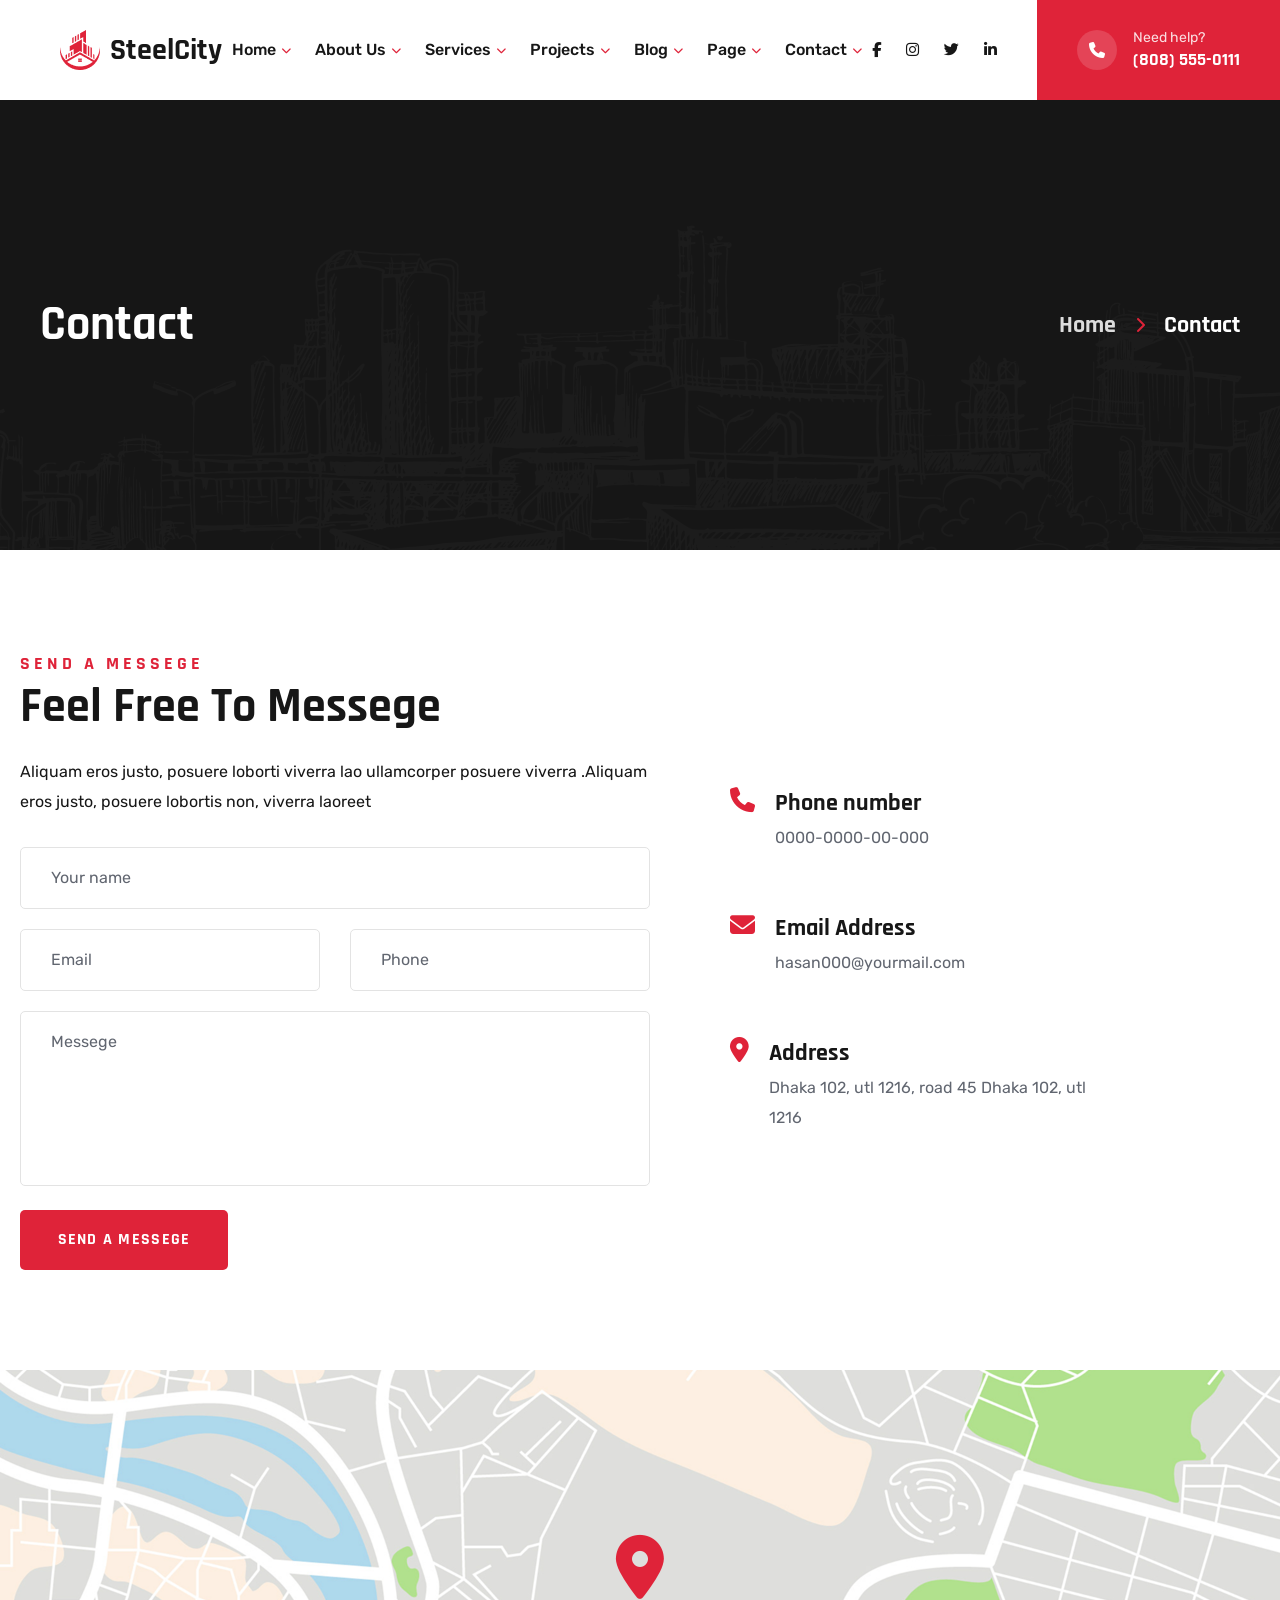
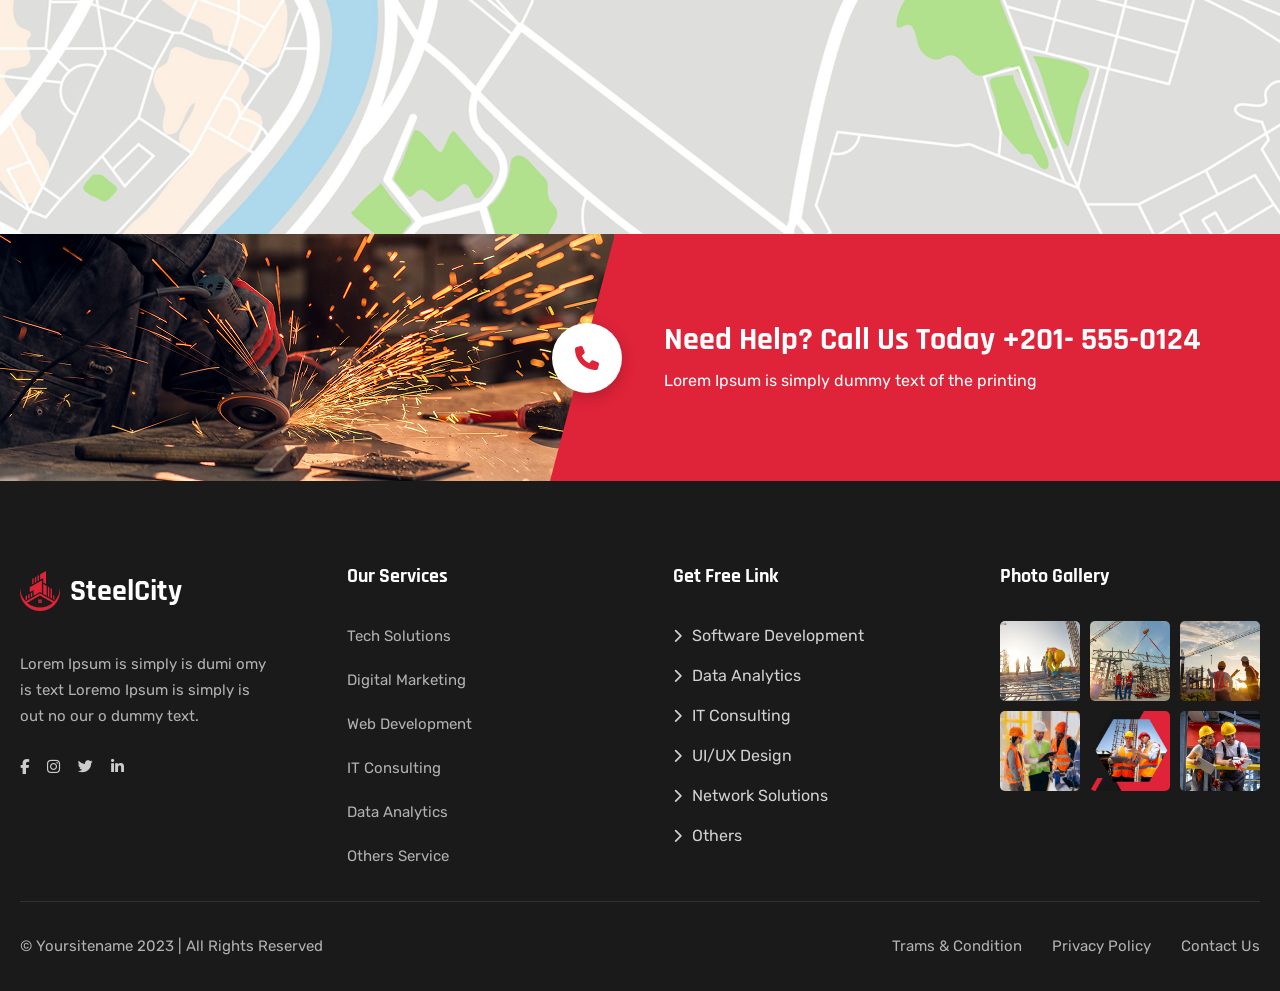
<file: contact.html>
<!doctype html>
<html lang="en">
  <head>
    <meta charset="UTF-8" />
    <meta name="viewport" content="width=device-width, initial-scale=1.0" />
    <title>SteelCity Development</title>

    <!-- Font Awesome -->
    <link
      rel="stylesheet"
      href="https://cdnjs.cloudflare.com/ajax/libs/font-awesome/6.7.2/css/all.min.css"
    />

    <!-- Google Fonts -->
    <link rel="preconnect" href="https://fonts.googleapis.com" />
    <link rel="preconnect" href="https://fonts.gstatic.com" crossorigin />

    <link
      href="https://fonts.googleapis.com/css2?family=Rajdhani:wght@300;400;500;600;700&family=Rubik:ital,wght@0,300..900;1,300..900&display=swap"
      rel="stylesheet"
    />

    <!-- Your CSS -->
    <link rel="stylesheet" href="style/style.css" />
  </head>

  <body>
    <main>
      <nav class="navbar navbar--page">
        <div class="logo">
          <div class="logo-icon">
            <img src="./images/logo.png" alt="SteelCity logo" />
          </div>
          <div class="logo-text">SteelCity</div>
        </div>

        <ul class="menu" id="nav-menu">
          <li>
            <a href="/index.html">Home</a
            ><i class="fa-solid fa-chevron-down"></i>
          </li>
          <li>
            <a href="/about.html">About Us</a
            ><i class="fa-solid fa-chevron-down"></i>
          </li>
          <li>
            <a href="/service.html">Services</a
            ><i class="fa-solid fa-chevron-down"></i>
          </li>
          <li>
            <a href="/project.html">Projects</a
            ><i class="fa-solid fa-chevron-down"></i>
          </li>
          <li>
            <a href="/blog.html">Blog</a
            ><i class="fa-solid fa-chevron-down"></i>
          </li>
          <li>
            <a href="/team.html">Page</a
            ><i class="fa-solid fa-chevron-down"></i>
          </li>
          <li>
            <a href="/contact.html">Contact</a
            ><i class="fa-solid fa-chevron-down"></i>
          </li>
        </ul>

        <div class="right-side nave-right-side">
          <div class="socials">
            <a href="#"><i class="fa-brands fa-facebook-f"></i></a>
            <a href="#"><i class="fa-brands fa-instagram"></i></a>
            <a href="#"><i class="fa-brands fa-twitter"></i></a>
            <a href="#"><i class="fa-brands fa-linkedin-in"></i></a>
          </div>

          <a href="tel:+18085550111" class="navbar-cta">
            <span class="navbar-cta-icon"
              ><i class="fa-solid fa-phone"></i
            ></span>
            <span class="navbar-cta-text">
              <span class="navbar-cta-label">Need help?</span>
              <span class="navbar-cta-number">(808) 555-0111</span>
            </span>
          </a>

          <button
            class="menu-toggle"
            id="menu-btn"
            aria-label="Toggle Navigation"
          >
            <i class="fa-solid fa-bars"></i>
          </button>
        </div>
      </nav>

      <section class="page-hero">
        <img class="page-hero-bg" src="./images/BG.png" alt="" />

        <div class="page-hero-content">
          <h1 class="section-title section-title--white page-hero-title">
            Contact
          </h1>

          <div class="breadcrumb">
            <a href="index.html">Home</a>
            <i class="fa-solid fa-chevron-right"></i>
            <span>Contact</span>
          </div>
        </div>
      </section>

      <section class="contact-page-section">
        <div class="contact-page-left">
          <span class="eyebrow eyebrow--red eyebrow--plain"
            >Send A Messege</span
          >
          <h2 class="section-title">Feel Free To Messege</h2>
          <p class="section-text">
            Aliquam eros justo, posuere loborti viverra lao ullamcorper posuere
            viverra .Aliquam eros justo, posuere lobortis non, viverra laoreet
          </p>

          <form class="contact-page-form">
            <div class="form-group">
              <input type="text" placeholder="Your name" />
            </div>

            <div class="form-row">
              <div class="form-group">
                <input type="email" placeholder="Email" />
              </div>
              <div class="form-group">
                <input type="tel" placeholder="Phone" />
              </div>
            </div>

            <div class="form-group">
              <textarea placeholder="Messege"></textarea>
            </div>

            <button type="submit" class="btn btn-primary contact-page-btn">
              Send A Messege
            </button>
          </form>
        </div>

        <div class="contact-page-right">
          <div class="contact-info-item">
            <i class="fa-solid fa-phone contact-info-icon"></i>
            <div class="contact-info-text">
              <h4>Phone number</h4>
              <p>0000-0000-00-000</p>
            </div>
          </div>

          <div class="contact-info-item">
            <i class="fa-solid fa-envelope contact-info-icon"></i>
            <div class="contact-info-text">
              <h4>Email Address</h4>
              <p>hasan000@yourmail.com</p>
            </div>
          </div>

          <div class="contact-info-item">
            <i class="fa-solid fa-location-dot contact-info-icon"></i>
            <div class="contact-info-text">
              <h4>Address</h4>
              <p>Dhaka 102, utl 1216, road 45 Dhaka 102, utl 1216</p>
            </div>
          </div>
        </div>
      </section>

      <section class="map-section">
        <div class="map-bg">
          <img src="images/location.png" alt="Location Map" />
        </div>

        <div class="map-pin">
          <i class="fa-solid fa-location-dot"></i>
        </div>
      </section>

      <section class="call-banner-section">
        <div class="call-banner-img">
          <img src="images/worker.png" alt="Need Help" />
        </div>

        <div class="call-banner-content">
          <div class="call-banner-icon">
            <i class="fa-solid fa-phone"></i>
          </div>

          <div class="call-banner-text">
            <h2>Need Help? Call Us Today +201- 555-0124</h2>
            <p>Lorem Ipsum is simply dummy text of the printing</p>
          </div>
        </div>
      </section>

      <footer class="site-footer site-footer--page">
        <div class="footer-top">
          <div class="footer-col footer-col--about">
            <div class="logo">
              <div class="logo-icon">
                <img src="./images/logo.png" alt="SteelCity logo" />
              </div>
              <div class="logo-text">SteelCity</div>
            </div>

            <p class="footer-about-text">
              Lorem Ipsum is simply is dumi omy is text Loremo Ipsum is simply
              is out no our o dummy text.
            </p>

            <div class="footer-socials">
              <a href="#" class="footer-social-icon" aria-label="Facebook"
                ><i class="fa-brands fa-facebook-f"></i
              ></a>
              <a href="#" class="footer-social-icon" aria-label="Instagram"
                ><i class="fa-brands fa-instagram"></i
              ></a>
              <a href="#" class="footer-social-icon" aria-label="Twitter"
                ><i class="fa-brands fa-twitter"></i
              ></a>
              <a href="#" class="footer-social-icon" aria-label="LinkedIn"
                ><i class="fa-brands fa-linkedin-in"></i
              ></a>
            </div>
          </div>

          <div class="footer-col footer-col--services">
            <h4 class="footer-heading">Our Services</h4>
            <ul class="footer-links footer-links--simple">
              <li><a href="#">Tech Solutions</a></li>
              <li><a href="#">Digital Marketing</a></li>
              <li><a href="#">Web Development</a></li>
              <li><a href="#">IT Consulting</a></li>
              <li><a href="#">Data Analytics</a></li>
              <li><a href="#">Others Service</a></li>
            </ul>
          </div>

          <div class="footer-col footer-col--links">
            <h4 class="footer-heading">Get Free Link</h4>
            <ul class="footer-links">
              <li>
                <a href="#"
                  ><i class="fa-solid fa-chevron-right"></i> Software
                  Development</a
                >
              </li>
              <li>
                <a href="#"
                  ><i class="fa-solid fa-chevron-right"></i> Data Analytics</a
                >
              </li>
              <li>
                <a href="#"
                  ><i class="fa-solid fa-chevron-right"></i> IT Consulting</a
                >
              </li>
              <li>
                <a href="#"
                  ><i class="fa-solid fa-chevron-right"></i> UI/UX Design</a
                >
              </li>
              <li>
                <a href="#"
                  ><i class="fa-solid fa-chevron-right"></i> Network
                  Solutions</a
                >
              </li>
              <li>
                <a href="#"><i class="fa-solid fa-chevron-right"></i> Others</a>
              </li>
            </ul>
          </div>

          <div class="footer-col footer-col--gallery">
            <h4 class="footer-heading">Photo Gallery</h4>
            <div class="footer-gallery-grid">
              <a href="#" class="footer-gallery-item"
                ><img src="./images/work-1.png" alt="Gallery 1"
              /></a>
              <a href="#" class="footer-gallery-item"
                ><img src="./images/work-2.png" alt="Gallery 2"
              /></a>
              <a href="#" class="footer-gallery-item"
                ><img src="./images/work-3.png" alt="Gallery 3"
              /></a>
              <a href="#" class="footer-gallery-item"
                ><img src="./images/worker-1.png" alt="Gallery 4"
              /></a>
              <a href="#" class="footer-gallery-item"
                ><img src="./images/workers-hexagon.png" alt="Gallery 5"
              /></a>
              <a href="#" class="footer-gallery-item"
                ><img src="./images/contact-workers.png" alt="Gallery 6"
              /></a>
            </div>
          </div>
        </div>

        <div class="footer-bottom">
          <div>
            <p>&copy; Yoursitename 2023 | All Rights Reserved</p>
          </div>
          <div class="footer-bottom-links">
            <a href="#">Trams &amp; Condition</a>
            <a href="#">Privacy Policy</a>
            <a href="#">Contact Us</a>
          </div>
        </div>
      </footer>
    </main>
  </body>

  <script>
    const menuBtn = document.getElementById("menu-btn");
    const navMenu = document.getElementById("nav-menu");

    menuBtn.addEventListener("click", (e) => {
      e.stopPropagation();
      navMenu.classList.toggle("active");
    });

    navMenu.addEventListener("click", (e) => {
      e.stopPropagation();
    });

    document.addEventListener("click", () => {
      if (navMenu.classList.contains("active")) {
        navMenu.classList.remove("active");
      }
    });
  </script>
</html>
</file>
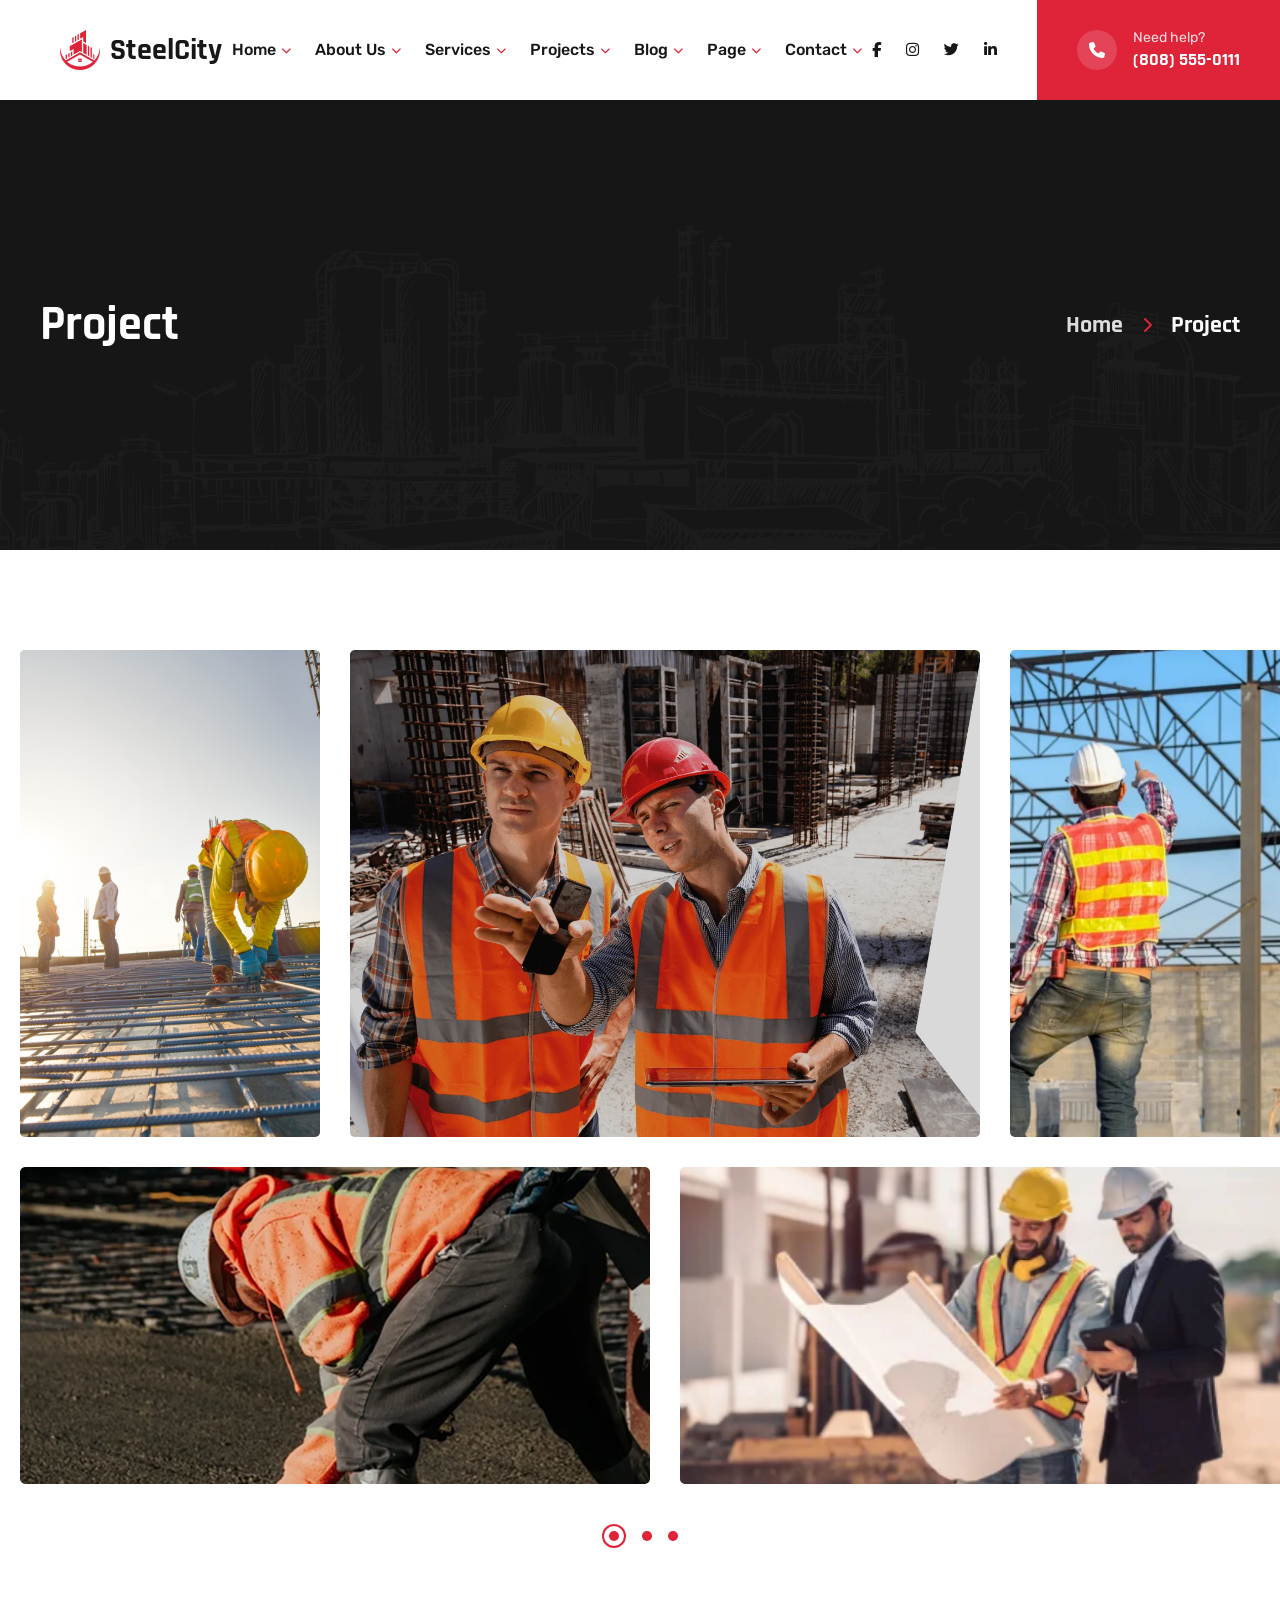
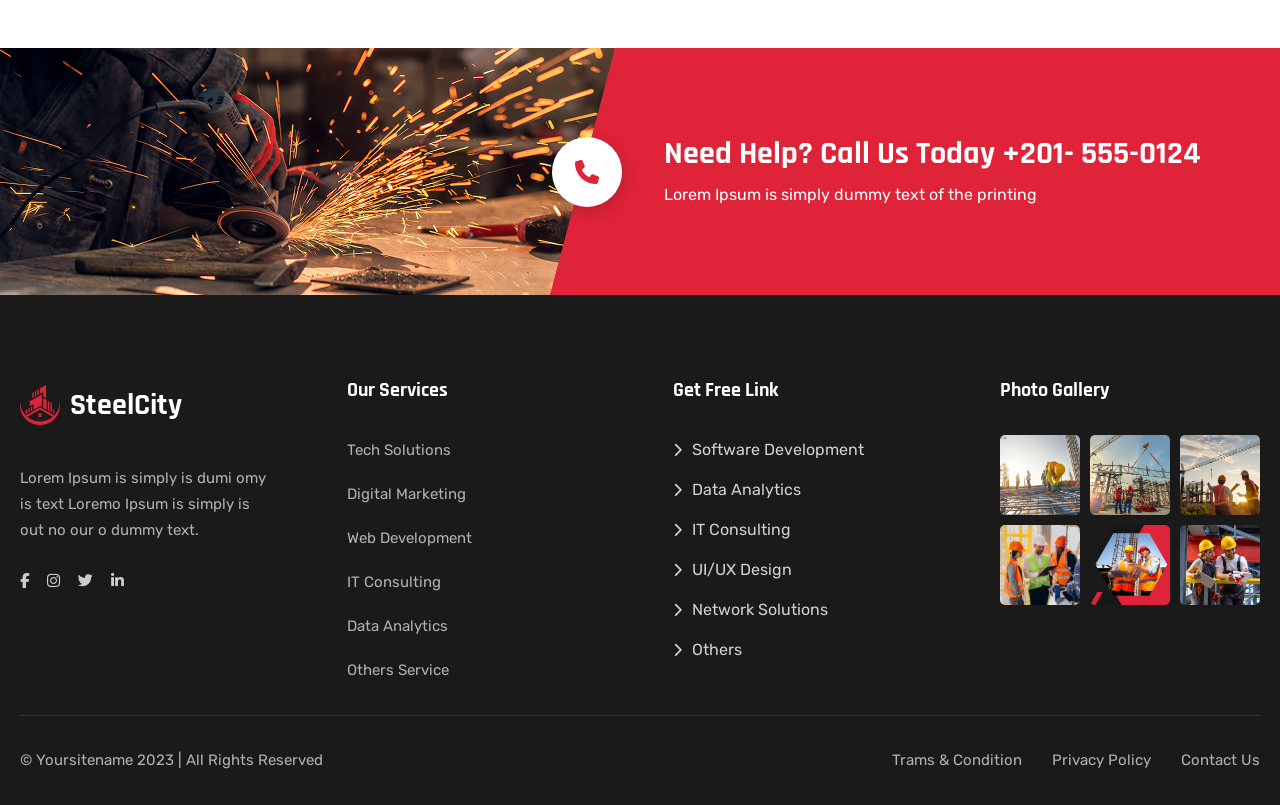
<file: project.html>
<!doctype html>
<html lang="en">
  <head>
    <meta charset="UTF-8" />
    <meta name="viewport" content="width=device-width, initial-scale=1.0" />
    <title>SteelCity Development</title>

    <!-- Font Awesome -->
    <link
      rel="stylesheet"
      href="https://cdnjs.cloudflare.com/ajax/libs/font-awesome/6.7.2/css/all.min.css"
    />

    <!-- Google Fonts -->
    <link rel="preconnect" href="https://fonts.googleapis.com" />
    <link rel="preconnect" href="https://fonts.gstatic.com" crossorigin />

    <link
      href="https://fonts.googleapis.com/css2?family=Rajdhani:wght@300;400;500;600;700&family=Rubik:ital,wght@0,300..900;1,300..900&display=swap"
      rel="stylesheet"
    />

    <!-- Your CSS -->
    <link rel="stylesheet" href="style/style.css" />
  </head>

  <body>
    <main>
      <nav class="navbar navbar--page">
        <div class="logo">
          <div class="logo-icon">
            <img src="./images/logo.png" alt="SteelCity logo" />
          </div>
          <div class="logo-text">SteelCity</div>
        </div>

        <ul class="menu" id="nav-menu">
          <li>
            <a href="/index.html">Home</a
            ><i class="fa-solid fa-chevron-down"></i>
          </li>
          <li>
            <a href="/about.html">About Us</a
            ><i class="fa-solid fa-chevron-down"></i>
          </li>
          <li>
            <a href="/service.html">Services</a
            ><i class="fa-solid fa-chevron-down"></i>
          </li>
          <li>
            <a href="/project.html">Projects</a
            ><i class="fa-solid fa-chevron-down"></i>
          </li>
          <li>
            <a href="/blog.html">Blog</a
            ><i class="fa-solid fa-chevron-down"></i>
          </li>
          <li>
            <a href="/team.html">Page</a
            ><i class="fa-solid fa-chevron-down"></i>
          </li>
          <li>
            <a href="/contact.html">Contact</a
            ><i class="fa-solid fa-chevron-down"></i>
          </li>
        </ul>

        <div class="right-side nave-right-side">
          <div class="socials">
            <a href="#"><i class="fa-brands fa-facebook-f"></i></a>
            <a href="#"><i class="fa-brands fa-instagram"></i></a>
            <a href="#"><i class="fa-brands fa-twitter"></i></a>
            <a href="#"><i class="fa-brands fa-linkedin-in"></i></a>
          </div>

          <a href="tel:+18085550111" class="navbar-cta">
            <span class="navbar-cta-icon"
              ><i class="fa-solid fa-phone"></i
            ></span>
            <span class="navbar-cta-text">
              <span class="navbar-cta-label">Need help?</span>
              <span class="navbar-cta-number">(808) 555-0111</span>
            </span>
          </a>

          <button
            class="menu-toggle"
            id="menu-btn"
            aria-label="Toggle Navigation"
          >
            <i class="fa-solid fa-bars"></i>
          </button>
        </div>
      </nav>

      <section class="page-hero">
        <img class="page-hero-bg" src="./images/BG.png" alt="" />

        <div class="page-hero-content">
          <h1 class="section-title section-title--white page-hero-title">
            Project
          </h1>

          <div class="breadcrumb">
            <a href="index.html">Home</a>
            <i class="fa-solid fa-chevron-right"></i>
            <span>Project</span>
          </div>
        </div>
      </section>

      <section class="projects-gallery-section">
        <div class="projects-row projects-row-1">
          <div class="project-gallery-item gallery-item--w300">
            <img src="./images/work-1.png" alt="Steel framing" />
            <div class="gallery-caption">
              <div class="gallery-caption-text">
                <h4>Trans Track</h4>
                <p>Lorem Ipsum is simply</p>
              </div>
              <a
                href="/project_details.html"
                class="gallery-caption-btn"
                aria-label="View project"
              >
                <i class="fa-solid fa-angles-right"></i>
              </a>
            </div>
          </div>

          <div class="project-gallery-item gallery-item--w630">
            <img src="./images/worker-2.png" alt="Trans Track" />
            <div class="gallery-caption">
              <div class="gallery-caption-text">
                <h4>Trans Track</h4>
                <p>Lorem Ipsum is simply</p>
              </div>
              <a
                href="/project_details.html"
                class="gallery-caption-btn"
                aria-label="View project"
              >
                <i class="fa-solid fa-angles-right"></i>
              </a>
            </div>
          </div>

          <div class="project-gallery-item gallery-item--w300">
            <img src="./images/b8772fb421f2ce.png" alt="Steel structure" />
            <div class="gallery-caption">
              <div class="gallery-caption-text">
                <h4>Trans Track</h4>
                <p>Lorem Ipsum is simply</p>
              </div>
              <a
                href="/project_details.html"
                class="gallery-caption-btn"
                aria-label="View project"
              >
                <i class="fa-solid fa-angles-right"></i>
              </a>
            </div>
          </div>
        </div>

        <div class="projects-row projects-row-2">
          <div class="project-gallery-item gallery-item--w630">
            <img src="./images/78356625.png" alt="Crane at sunrise" />
            <div class="gallery-caption">
              <div class="gallery-caption-text">
                <h4>Trans Track</h4>
                <p>Lorem Ipsum is simply</p>
              </div>
              <a
                href="/project_details.html"
                class="gallery-caption-btn"
                aria-label="View project"
              >
                <i class="fa-solid fa-angles-right"></i>
              </a>
            </div>
          </div>

          <div class="project-gallery-item gallery-item--w630">
            <img src="./images/blog-2.png" alt="Workers at sunset" />
            <div class="gallery-caption">
              <div class="gallery-caption-text">
                <h4>Trans Track</h4>
                <p>Lorem Ipsum is simply</p>
              </div>
              <a
                href="/project_details.html"
                class="gallery-caption-btn"
                aria-label="View project"
              >
                <i class="fa-solid fa-angles-right"></i>
              </a>
            </div>
          </div>
        </div>

        <div class="team-dots">
          <button class="dot dot--active" aria-label="Slide 1">
            <span></span>
          </button>
          <button class="dot" aria-label="Slide 2"></button>
          <button class="dot" aria-label="Slide 3"></button>
        </div>
      </section>

      <section class="call-banner-section">
        <div class="call-banner-img">
          <img src="images/worker.png" alt="Need Help" />
        </div>

        <div class="call-banner-content">
          <div class="call-banner-icon">
            <i class="fa-solid fa-phone"></i>
          </div>

          <div class="call-banner-text">
            <h2>Need Help? Call Us Today +201- 555-0124</h2>
            <p>Lorem Ipsum is simply dummy text of the printing</p>
          </div>
        </div>
      </section>

      <footer class="site-footer site-footer--page">
        <div class="footer-top">
          <div class="footer-col footer-col--about">
            <div class="logo">
              <div class="logo-icon">
                <img src="./images/logo.png" alt="SteelCity logo" />
              </div>
              <div class="logo-text">SteelCity</div>
            </div>

            <p class="footer-about-text">
              Lorem Ipsum is simply is dumi omy is text Loremo Ipsum is simply
              is out no our o dummy text.
            </p>

            <div class="footer-socials">
              <a href="#" class="footer-social-icon" aria-label="Facebook"
                ><i class="fa-brands fa-facebook-f"></i
              ></a>
              <a href="#" class="footer-social-icon" aria-label="Instagram"
                ><i class="fa-brands fa-instagram"></i
              ></a>
              <a href="#" class="footer-social-icon" aria-label="Twitter"
                ><i class="fa-brands fa-twitter"></i
              ></a>
              <a href="#" class="footer-social-icon" aria-label="LinkedIn"
                ><i class="fa-brands fa-linkedin-in"></i
              ></a>
            </div>
          </div>

          <div class="footer-col footer-col--services">
            <h4 class="footer-heading">Our Services</h4>
            <ul class="footer-links footer-links--simple">
              <li><a href="#">Tech Solutions</a></li>
              <li><a href="#">Digital Marketing</a></li>
              <li><a href="#">Web Development</a></li>
              <li><a href="#">IT Consulting</a></li>
              <li><a href="#">Data Analytics</a></li>
              <li><a href="#">Others Service</a></li>
            </ul>
          </div>

          <div class="footer-col footer-col--links">
            <h4 class="footer-heading">Get Free Link</h4>
            <ul class="footer-links">
              <li>
                <a href="#"
                  ><i class="fa-solid fa-chevron-right"></i> Software
                  Development</a
                >
              </li>
              <li>
                <a href="#"
                  ><i class="fa-solid fa-chevron-right"></i> Data Analytics</a
                >
              </li>
              <li>
                <a href="#"
                  ><i class="fa-solid fa-chevron-right"></i> IT Consulting</a
                >
              </li>
              <li>
                <a href="#"
                  ><i class="fa-solid fa-chevron-right"></i> UI/UX Design</a
                >
              </li>
              <li>
                <a href="#"
                  ><i class="fa-solid fa-chevron-right"></i> Network
                  Solutions</a
                >
              </li>
              <li>
                <a href="#"><i class="fa-solid fa-chevron-right"></i> Others</a>
              </li>
            </ul>
          </div>

          <div class="footer-col footer-col--gallery">
            <h4 class="footer-heading">Photo Gallery</h4>
            <div class="footer-gallery-grid">
              <a href="#" class="footer-gallery-item"
                ><img src="./images/work-1.png" alt="Gallery 1"
              /></a>
              <a href="#" class="footer-gallery-item"
                ><img src="./images/work-2.png" alt="Gallery 2"
              /></a>
              <a href="#" class="footer-gallery-item"
                ><img src="./images/work-3.png" alt="Gallery 3"
              /></a>
              <a href="#" class="footer-gallery-item"
                ><img src="./images/worker-1.png" alt="Gallery 4"
              /></a>
              <a href="#" class="footer-gallery-item"
                ><img src="./images/workers-hexagon.png" alt="Gallery 5"
              /></a>
              <a href="#" class="footer-gallery-item"
                ><img src="./images/contact-workers.png" alt="Gallery 6"
              /></a>
            </div>
          </div>
        </div>

        <div class="footer-bottom">
          <div>
            <p>&copy; Yoursitename 2023 | All Rights Reserved</p>
          </div>
          <div class="footer-bottom-links">
            <a href="#">Trams &amp; Condition</a>
            <a href="#">Privacy Policy</a>
            <a href="#">Contact Us</a>
          </div>
        </div>
      </footer>
    </main>
  </body>

  <script>
    const menuBtn = document.getElementById("menu-btn");
    const navMenu = document.getElementById("nav-menu");

    menuBtn.addEventListener("click", (e) => {
      e.stopPropagation();
      navMenu.classList.toggle("active");
    });

    navMenu.addEventListener("click", (e) => {
      e.stopPropagation();
    });

    document.addEventListener("click", () => {
      if (navMenu.classList.contains("active")) {
        navMenu.classList.remove("active");
      }
    });
  </script>
</html>
</file>
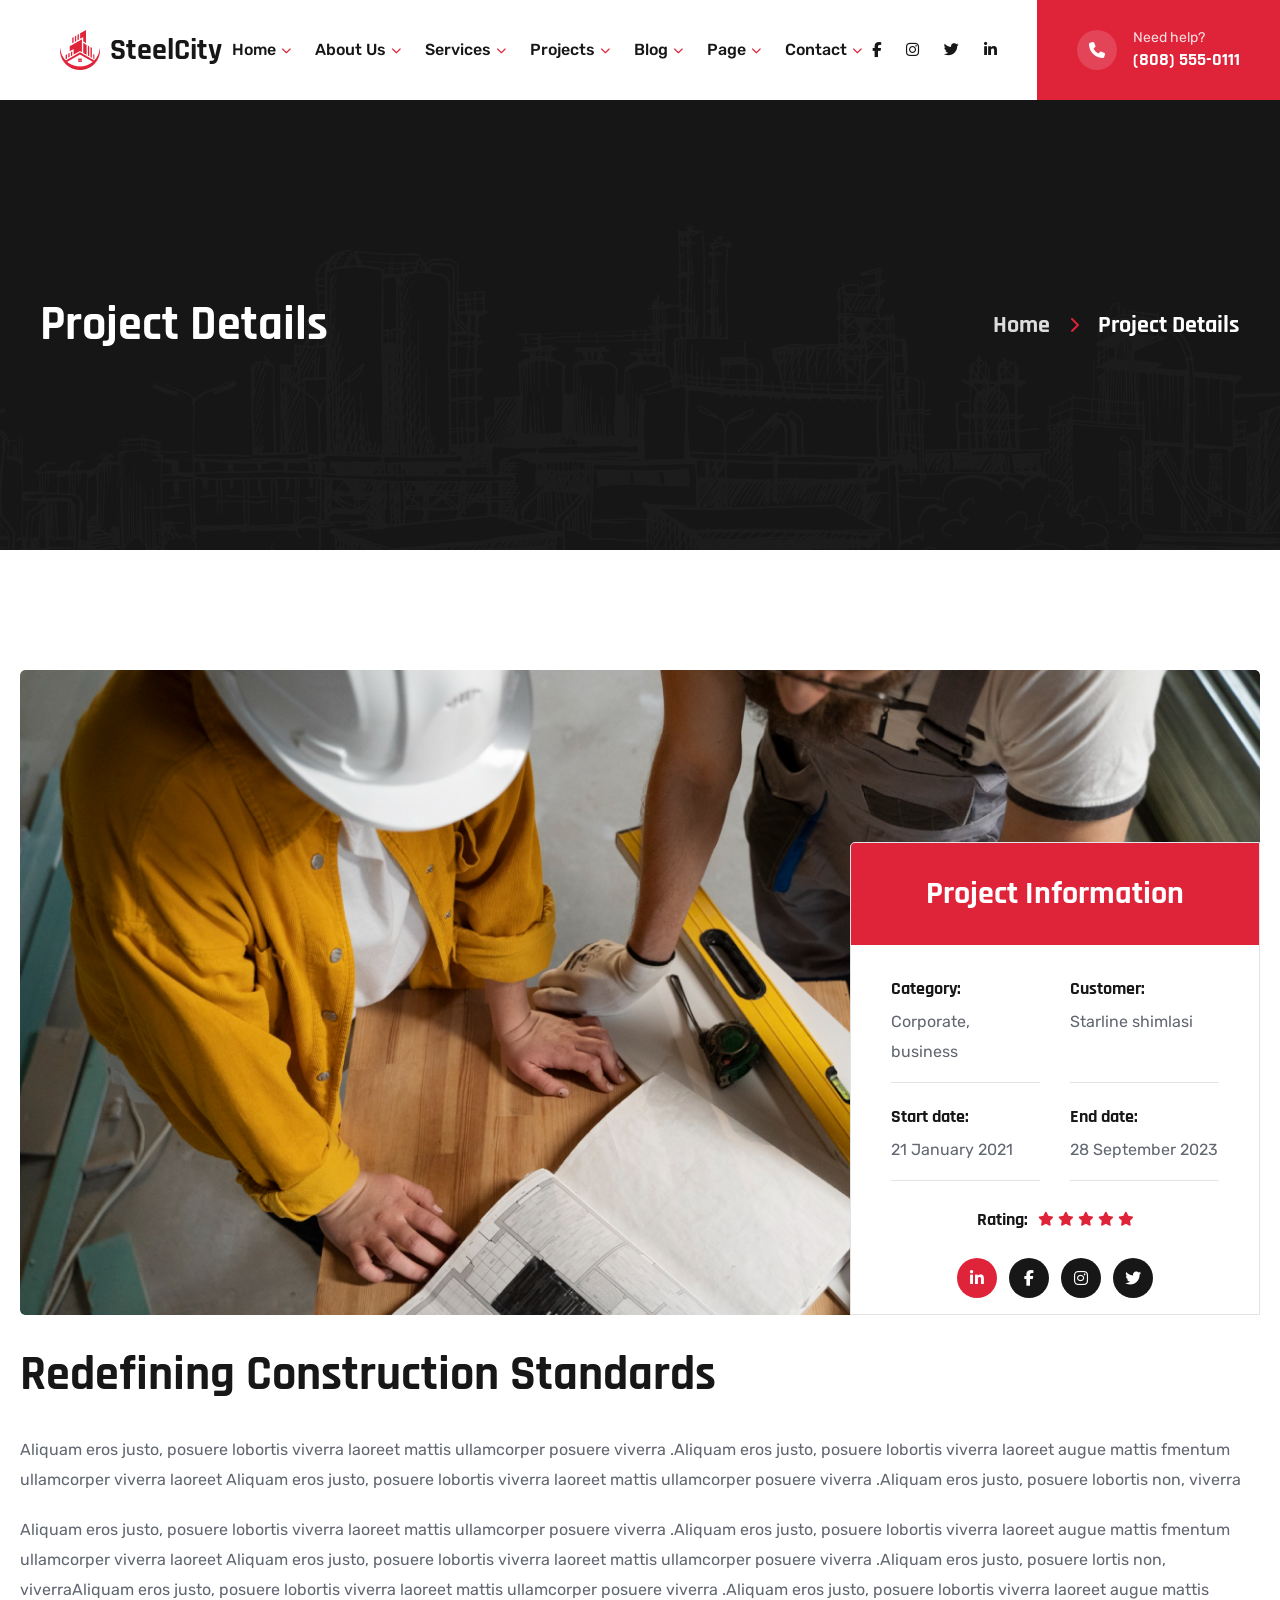
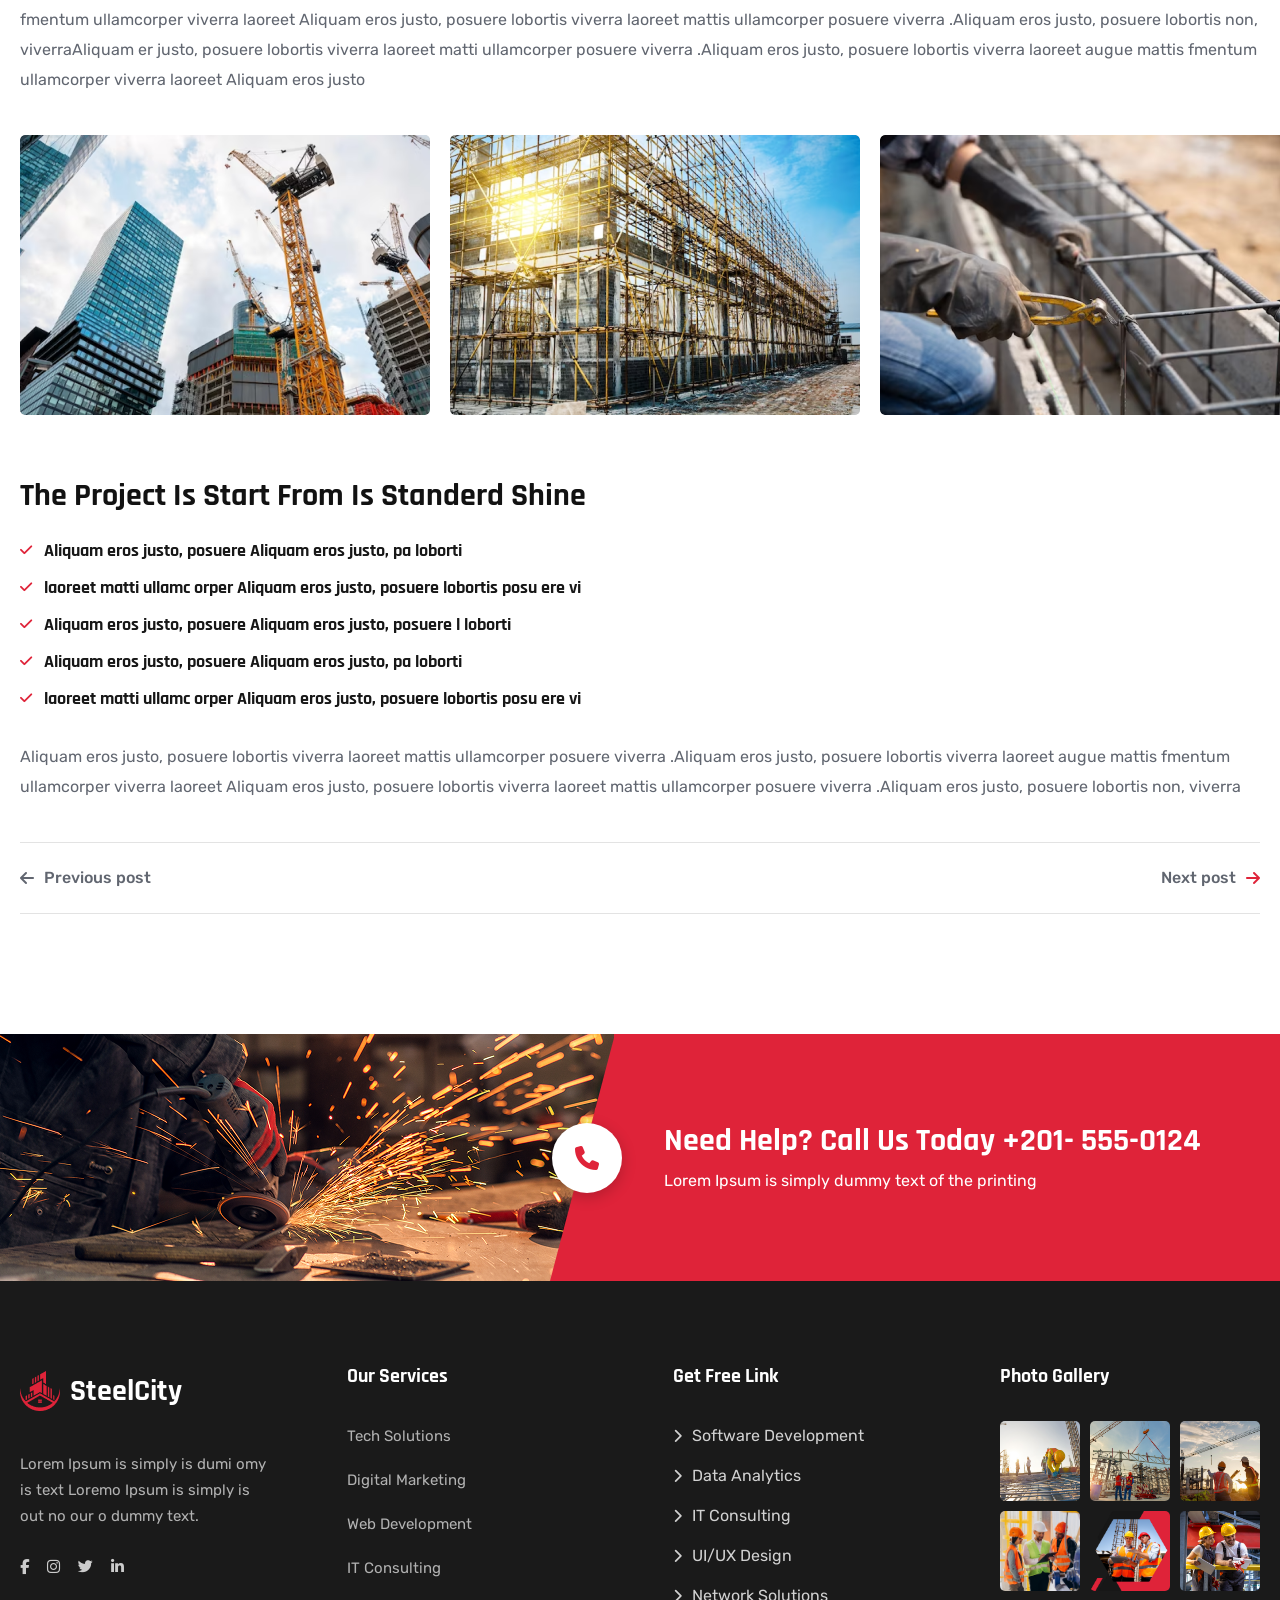
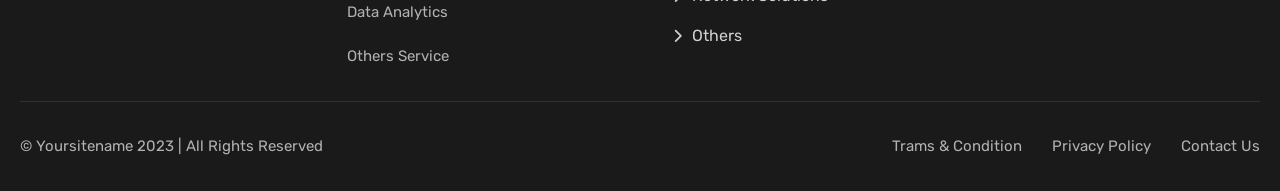
<file: project_details.html>
<!doctype html>
<html lang="en">
  <head>
    <meta charset="UTF-8" />
    <meta name="viewport" content="width=device-width, initial-scale=1.0" />
    <title>SteelCity Development</title>

    <!-- Font Awesome -->
    <link
      rel="stylesheet"
      href="https://cdnjs.cloudflare.com/ajax/libs/font-awesome/6.7.2/css/all.min.css"
    />

    <!-- Google Fonts -->
    <link rel="preconnect" href="https://fonts.googleapis.com" />
    <link rel="preconnect" href="https://fonts.gstatic.com" crossorigin />

    <link
      href="https://fonts.googleapis.com/css2?family=Rajdhani:wght@300;400;500;600;700&family=Rubik:ital,wght@0,300..900;1,300..900&display=swap"
      rel="stylesheet"
    />

    <!-- Your CSS -->
    <link rel="stylesheet" href="style/style.css" />
  </head>

  <body>
    <main>
      <nav class="navbar navbar--page">
        <div class="logo">
          <div class="logo-icon">
            <img src="./images/logo.png" alt="SteelCity logo" />
          </div>
          <div class="logo-text">SteelCity</div>
        </div>

        <ul class="menu" id="nav-menu">
          <li>
            <a href="/index.html">Home</a
            ><i class="fa-solid fa-chevron-down"></i>
          </li>
          <li>
            <a href="/about.html">About Us</a
            ><i class="fa-solid fa-chevron-down"></i>
          </li>
          <li>
            <a href="/service.html">Services</a
            ><i class="fa-solid fa-chevron-down"></i>
          </li>
          <li>
            <a href="/project.html">Projects</a
            ><i class="fa-solid fa-chevron-down"></i>
          </li>
          <li>
            <a href="/blog.html">Blog</a
            ><i class="fa-solid fa-chevron-down"></i>
          </li>
          <li>
            <a href="/team.html">Page</a
            ><i class="fa-solid fa-chevron-down"></i>
          </li>
          <li>
            <a href="/contact.html">Contact</a
            ><i class="fa-solid fa-chevron-down"></i>
          </li>
        </ul>

        <div class="right-side nave-right-side">
          <div class="socials">
            <a href="#"><i class="fa-brands fa-facebook-f"></i></a>
            <a href="#"><i class="fa-brands fa-instagram"></i></a>
            <a href="#"><i class="fa-brands fa-twitter"></i></a>
            <a href="#"><i class="fa-brands fa-linkedin-in"></i></a>
          </div>

          <a href="tel:+18085550111" class="navbar-cta">
            <span class="navbar-cta-icon"
              ><i class="fa-solid fa-phone"></i
            ></span>
            <span class="navbar-cta-text">
              <span class="navbar-cta-label">Need help?</span>
              <span class="navbar-cta-number">(808) 555-0111</span>
            </span>
          </a>

          <button
            class="menu-toggle"
            id="menu-btn"
            aria-label="Toggle Navigation"
          >
            <i class="fa-solid fa-bars"></i>
          </button>
        </div>
      </nav>

      <section class="page-hero">
        <img class="page-hero-bg" src="./images/BG.png" alt="" />

        <div class="page-hero-content">
          <h1 class="section-title section-title--white page-hero-title">
            Project Details
          </h1>

          <div class="breadcrumb">
            <a href="index.html">Home</a>
            <i class="fa-solid fa-chevron-right"></i>
            <span>Project Details</span>
          </div>
        </div>
      </section>

      <section class="project-details-article">
        <div class="project-hero-wrap">
          <div class="hero-wrap-img">
            <img
              src="images/project-hero.png"
              alt="Redefining Construction Standards"
            />
          </div>
          <div class="project-info-card">
            <h3 class="project-info-header">Project Information</h3>
            <div class="project-info-body">
              <div class="project-info-grid">
                <div class="info-item">
                  <span class="info-label">Category:</span>
                  <span class="info-value">Corporate, business</span>
                </div>
                <div class="info-item">
                  <span class="info-label">Customer:</span>
                  <span class="info-value">Starline shimlasi</span>
                </div>
                <div class="info-item">
                  <span class="info-label">Start date:</span>
                  <span class="info-value">21 January 2021</span>
                </div>
                <div class="info-item">
                  <span class="info-label">End date:</span>
                  <span class="info-value">28 September 2023</span>
                </div>
              </div>

              <div class="project-rating">
                <span class="info-label">Rating:</span>
                <div class="stars">
                  <i class="fa-solid fa-star"></i>
                  <i class="fa-solid fa-star"></i>
                  <i class="fa-solid fa-star"></i>
                  <i class="fa-solid fa-star"></i>
                  <i class="fa-solid fa-star"></i>
                </div>
              </div>

              <div class="project-share-socials">
                <a href="#" class="social-icon"
                  ><i class="fa-brands fa-linkedin-in"></i
                ></a>
                <a href="#" class="social-icon"
                  ><i class="fa-brands fa-facebook-f"></i
                ></a>
                <a href="#" class="social-icon"
                  ><i class="fa-brands fa-instagram"></i
                ></a>
                <a href="#" class="social-icon"
                  ><i class="fa-brands fa-twitter"></i
                ></a>
              </div>
            </div>
          </div>
        </div>

        <h2 class="project-details-title">Redefining Construction Standards</h2>

        <p class="project-details-text">
          Aliquam eros justo, posuere lobortis viverra laoreet mattis
          ullamcorper posuere viverra .Aliquam eros justo, posuere lobortis
          viverra laoreet augue mattis fmentum ullamcorper viverra laoreet
          Aliquam eros justo, posuere lobortis viverra laoreet mattis
          ullamcorper posuere viverra .Aliquam eros justo, posuere lobortis non,
          viverra
        </p>

        <p class="project-details-text">
          Aliquam eros justo, posuere lobortis viverra laoreet mattis
          ullamcorper posuere viverra .Aliquam eros justo, posuere lobortis
          viverra laoreet augue mattis fmentum ullamcorper viverra laoreet
          Aliquam eros justo, posuere lobortis viverra laoreet mattis
          ullamcorper posuere viverra .Aliquam eros justo, posuere lortis non,
          viverraAliquam eros justo, posuere lobortis viverra laoreet mattis
          ullamcorper posuere viverra .Aliquam eros justo, posuere lobortis
          viverra laoreet augue mattis fmentum ullamcorper viverra laoreet
          Aliquam eros justo, posuere lobortis viverra laoreet mattis
          ullamcorper posuere viverra .Aliquam eros justo, posuere lobortis non,
          viverraAliquam er justo, posuere lobortis viverra laoreet matti
          ullamcorper posuere viverra .Aliquam eros justo, posuere lobortis
          viverra laoreet augue mattis fmentum ullamcorper viverra laoreet
          Aliquam eros justo
        </p>

        <div class="project-details-gallery gallery-col-3">
          <div class="gallery-img-wrap">
            <img src="images/gallery-1.png" alt="Construction Site 1" />
          </div>
          <div class="gallery-img-wrap">
            <img src="images/gallery-2.png" alt="Construction Site 2" />
          </div>
          <div class="gallery-img-wrap">
            <img src="images/gallery-3.png" alt="Construction Site 3" />
          </div>
        </div>

        <h3 class="project-details-subtitle">
          The Project Is Start From Is Standerd Shine
        </h3>

        <ul class="project-checklist">
          <li>
            <i class="fa-solid fa-check"></i>
            Aliquam eros justo, posuere Aliquam eros justo, pa loborti
          </li>
          <li>
            <i class="fa-solid fa-check"></i> laoreet matti ullamc orper Aliquam
            eros justo, posuere lobortis posu ere vi
          </li>
          <li>
            <i class="fa-solid fa-check"></i> Aliquam eros justo, posuere
            Aliquam eros justo, posuere l loborti
          </li>
          <li>
            <i class="fa-solid fa-check"></i> Aliquam eros justo, posuere
            Aliquam eros justo, pa loborti
          </li>
          <li>
            <i class="fa-solid fa-check"></i> laoreet matti ullamc orper Aliquam
            eros justo, posuere lobortis posu ere vi
          </li>
        </ul>

        <p class="project-details-text">
          Aliquam eros justo, posuere lobortis viverra laoreet mattis
          ullamcorper posuere viverra .Aliquam eros justo, posuere lobortis
          viverra laoreet augue mattis fmentum ullamcorper viverra laoreet
          Aliquam eros justo, posuere lobortis viverra laoreet mattis
          ullamcorper posuere viverra .Aliquam eros justo, posuere lobortis non,
          viverra
        </p>

        <div class="project-navigation">
          <a href="#" class="nav-btn prev-post">
            <i class="fa-solid fa-arrow-left"></i>
            <span>Previous post</span>
          </a>
          <a href="#" class="nav-btn next-post">
            <span>Next post</span>
            <i class="fa-solid fa-arrow-right"></i>
          </a>
        </div>
      </section>

      <section class="call-banner-section">
        <div class="call-banner-img">
          <img src="images/worker.png" alt="Need Help" />
        </div>

        <div class="call-banner-content">
          <div class="call-banner-icon">
            <i class="fa-solid fa-phone"></i>
          </div>

          <div class="call-banner-text">
            <h2>Need Help? Call Us Today +201- 555-0124</h2>
            <p>Lorem Ipsum is simply dummy text of the printing</p>
          </div>
        </div>
      </section>

      <footer class="site-footer site-footer--page">
        <div class="footer-top">
          <div class="footer-col footer-col--about">
            <div class="logo">
              <div class="logo-icon">
                <img src="./images/logo.png" alt="SteelCity logo" />
              </div>
              <div class="logo-text">SteelCity</div>
            </div>

            <p class="footer-about-text">
              Lorem Ipsum is simply is dumi omy is text Loremo Ipsum is simply
              is out no our o dummy text.
            </p>

            <div class="footer-socials">
              <a href="#" class="footer-social-icon" aria-label="Facebook"
                ><i class="fa-brands fa-facebook-f"></i
              ></a>
              <a href="#" class="footer-social-icon" aria-label="Instagram"
                ><i class="fa-brands fa-instagram"></i
              ></a>
              <a href="#" class="footer-social-icon" aria-label="Twitter"
                ><i class="fa-brands fa-twitter"></i
              ></a>
              <a href="#" class="footer-social-icon" aria-label="LinkedIn"
                ><i class="fa-brands fa-linkedin-in"></i
              ></a>
            </div>
          </div>

          <div class="footer-col footer-col--services">
            <h4 class="footer-heading">Our Services</h4>
            <ul class="footer-links footer-links--simple">
              <li><a href="#">Tech Solutions</a></li>
              <li><a href="#">Digital Marketing</a></li>
              <li><a href="#">Web Development</a></li>
              <li><a href="#">IT Consulting</a></li>
              <li><a href="#">Data Analytics</a></li>
              <li><a href="#">Others Service</a></li>
            </ul>
          </div>

          <div class="footer-col footer-col--links">
            <h4 class="footer-heading">Get Free Link</h4>
            <ul class="footer-links">
              <li>
                <a href="#"
                  ><i class="fa-solid fa-chevron-right"></i> Software
                  Development</a
                >
              </li>
              <li>
                <a href="#"
                  ><i class="fa-solid fa-chevron-right"></i> Data Analytics</a
                >
              </li>
              <li>
                <a href="#"
                  ><i class="fa-solid fa-chevron-right"></i> IT Consulting</a
                >
              </li>
              <li>
                <a href="#"
                  ><i class="fa-solid fa-chevron-right"></i> UI/UX Design</a
                >
              </li>
              <li>
                <a href="#"
                  ><i class="fa-solid fa-chevron-right"></i> Network
                  Solutions</a
                >
              </li>
              <li>
                <a href="#"><i class="fa-solid fa-chevron-right"></i> Others</a>
              </li>
            </ul>
          </div>

          <div class="footer-col footer-col--gallery">
            <h4 class="footer-heading">Photo Gallery</h4>
            <div class="footer-gallery-grid">
              <a href="#" class="footer-gallery-item"
                ><img src="./images/work-1.png" alt="Gallery 1"
              /></a>
              <a href="#" class="footer-gallery-item"
                ><img src="./images/work-2.png" alt="Gallery 2"
              /></a>
              <a href="#" class="footer-gallery-item"
                ><img src="./images/work-3.png" alt="Gallery 3"
              /></a>
              <a href="#" class="footer-gallery-item"
                ><img src="./images/worker-1.png" alt="Gallery 4"
              /></a>
              <a href="#" class="footer-gallery-item"
                ><img src="./images/workers-hexagon.png" alt="Gallery 5"
              /></a>
              <a href="#" class="footer-gallery-item"
                ><img src="./images/contact-workers.png" alt="Gallery 6"
              /></a>
            </div>
          </div>
        </div>

        <div class="footer-bottom">
          <div>
            <p>&copy; Yoursitename 2023 | All Rights Reserved</p>
          </div>
          <div class="footer-bottom-links">
            <a href="#">Trams &amp; Condition</a>
            <a href="#">Privacy Policy</a>
            <a href="#">Contact Us</a>
          </div>
        </div>
      </footer>
    </main>
  </body>

  <script>
    const menuBtn = document.getElementById("menu-btn");
    const navMenu = document.getElementById("nav-menu");

    menuBtn.addEventListener("click", (e) => {
      e.stopPropagation();
      navMenu.classList.toggle("active");
    });

    navMenu.addEventListener("click", (e) => {
      e.stopPropagation();
    });

    document.addEventListener("click", () => {
      if (navMenu.classList.contains("active")) {
        navMenu.classList.remove("active");
      }
    });
  </script>
</html>
</file>
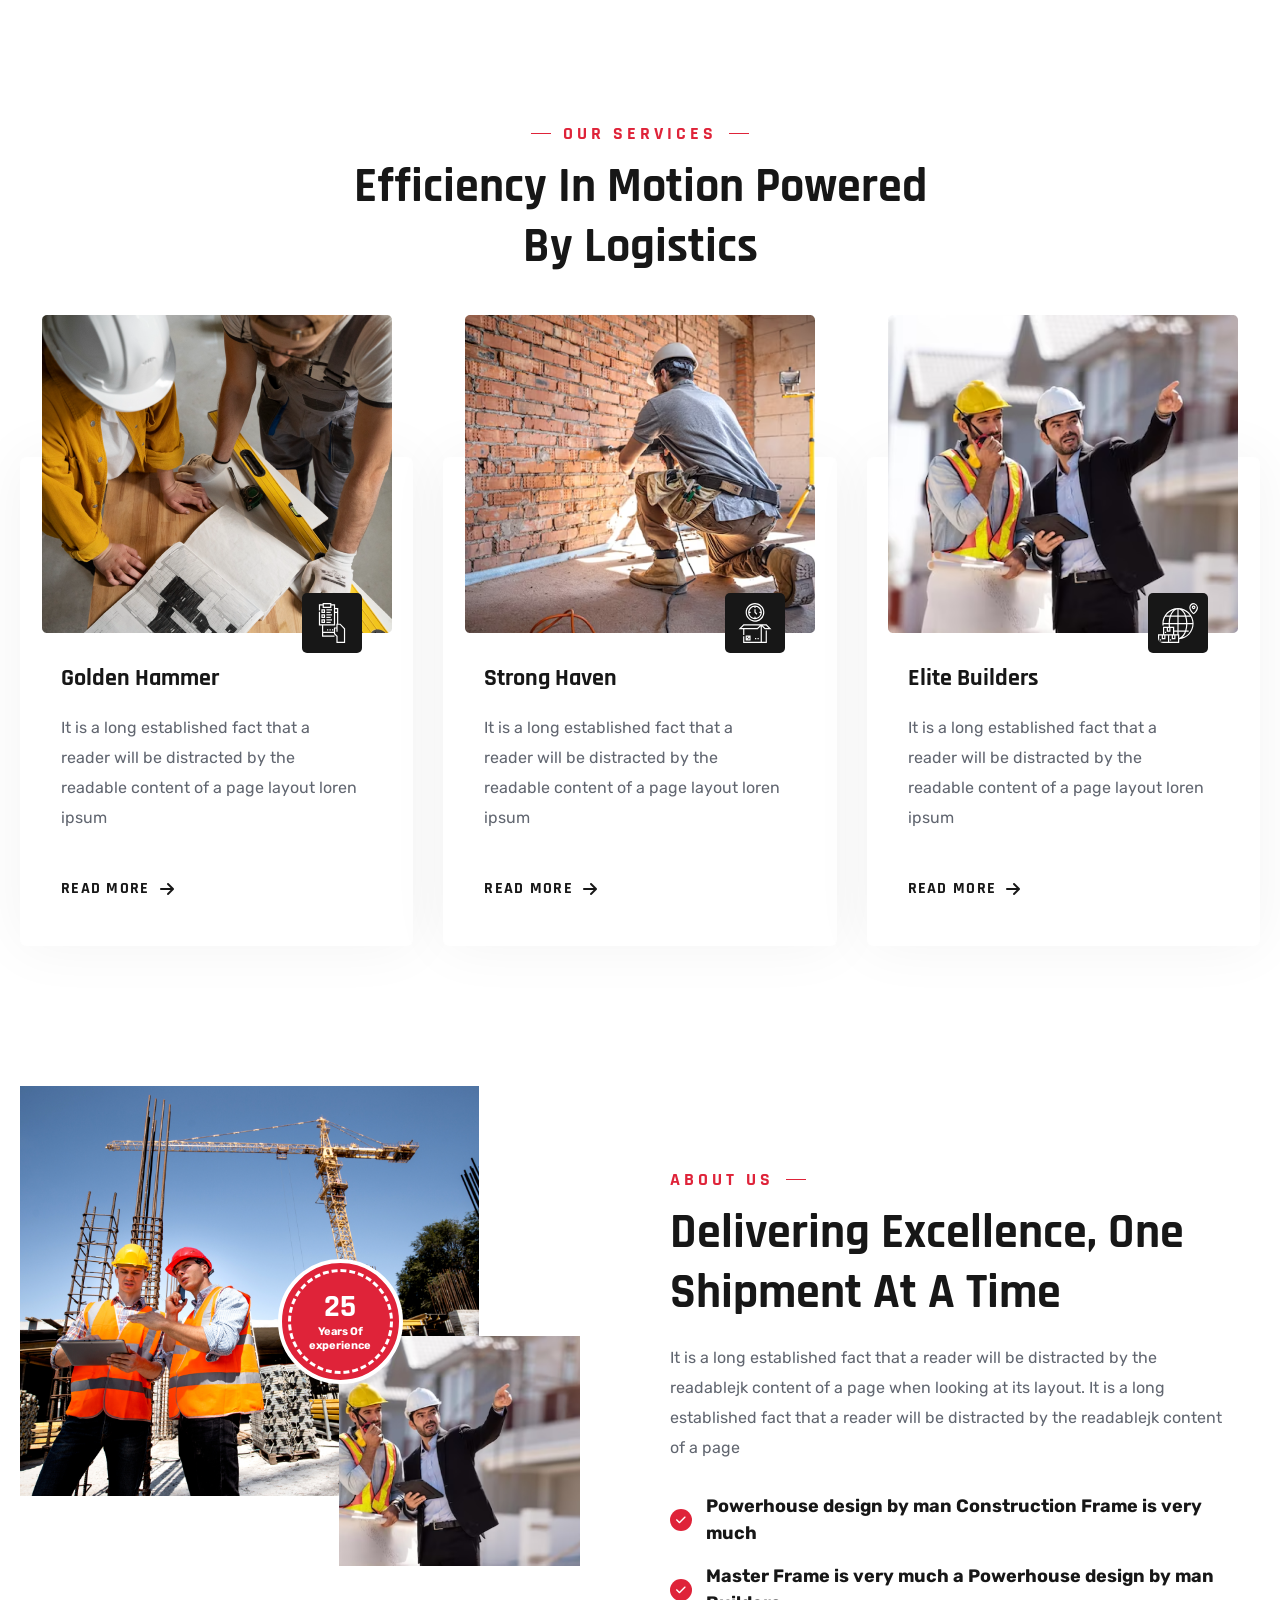
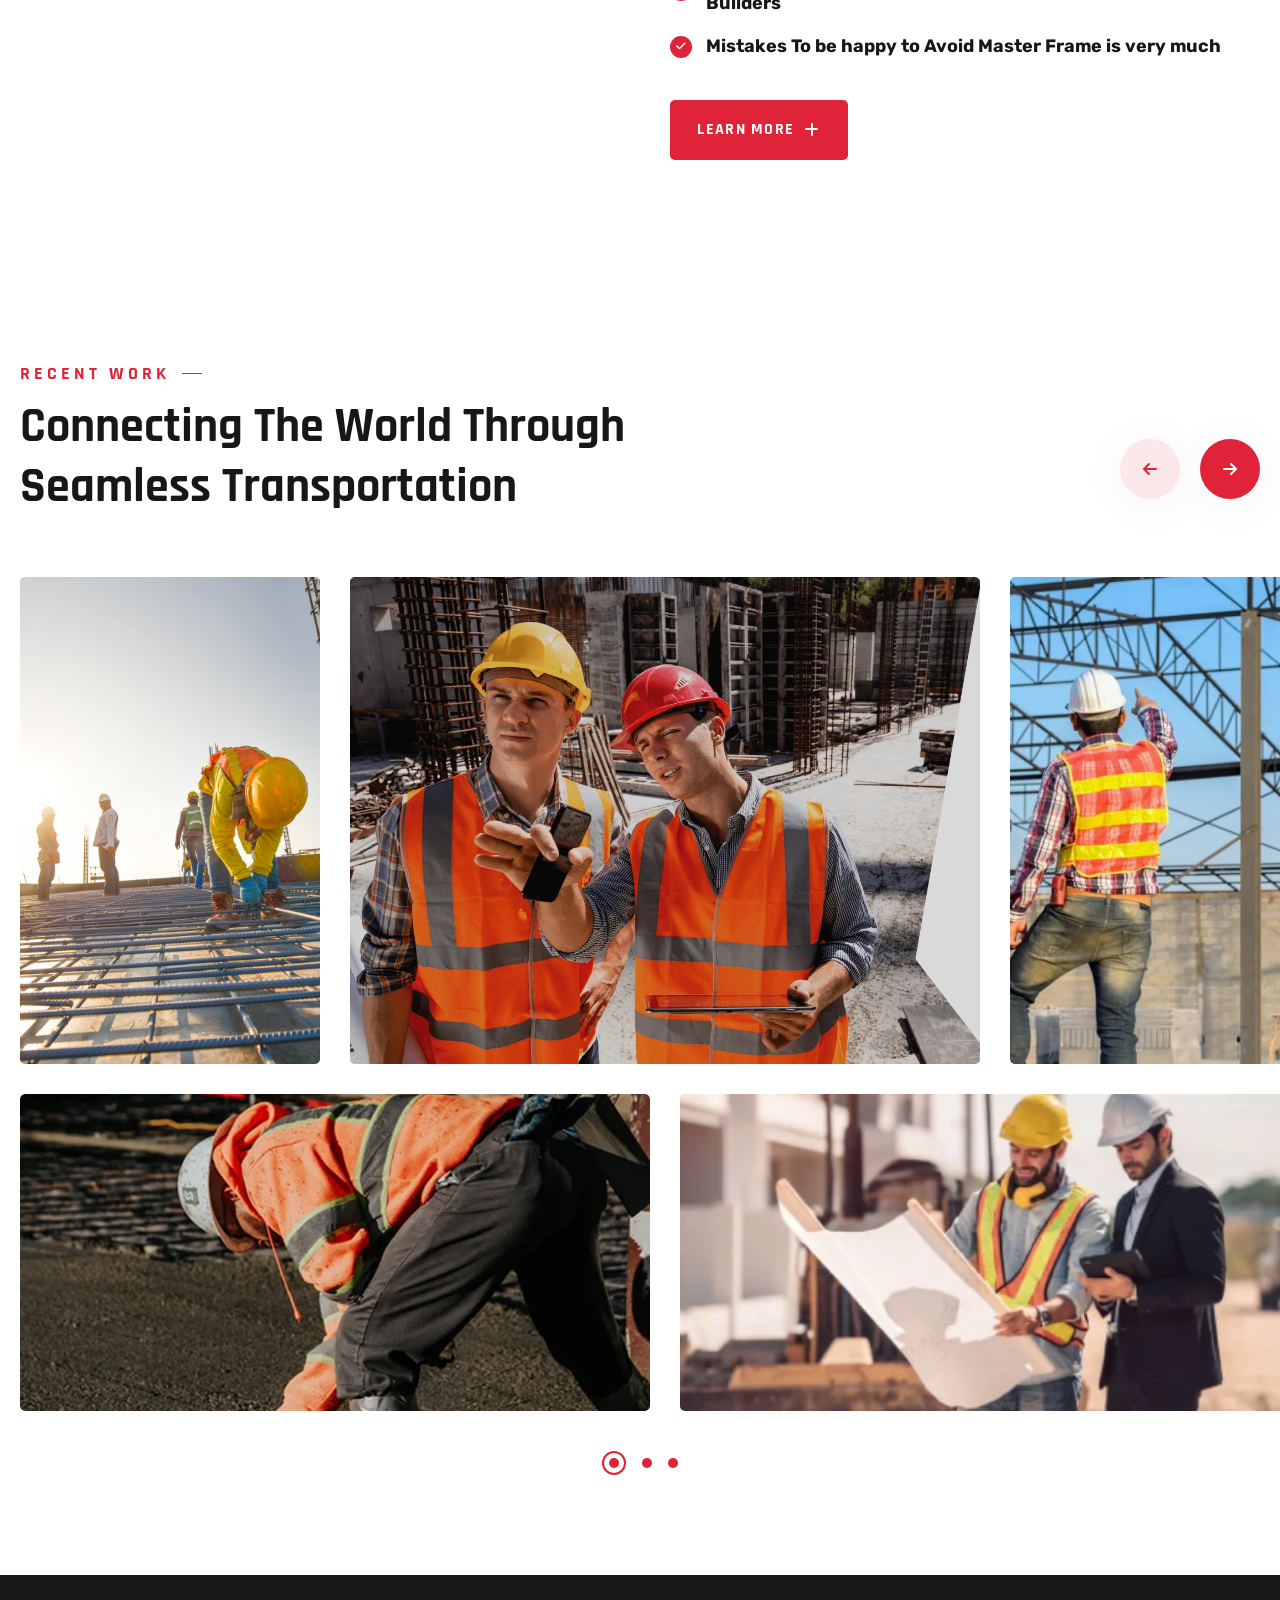
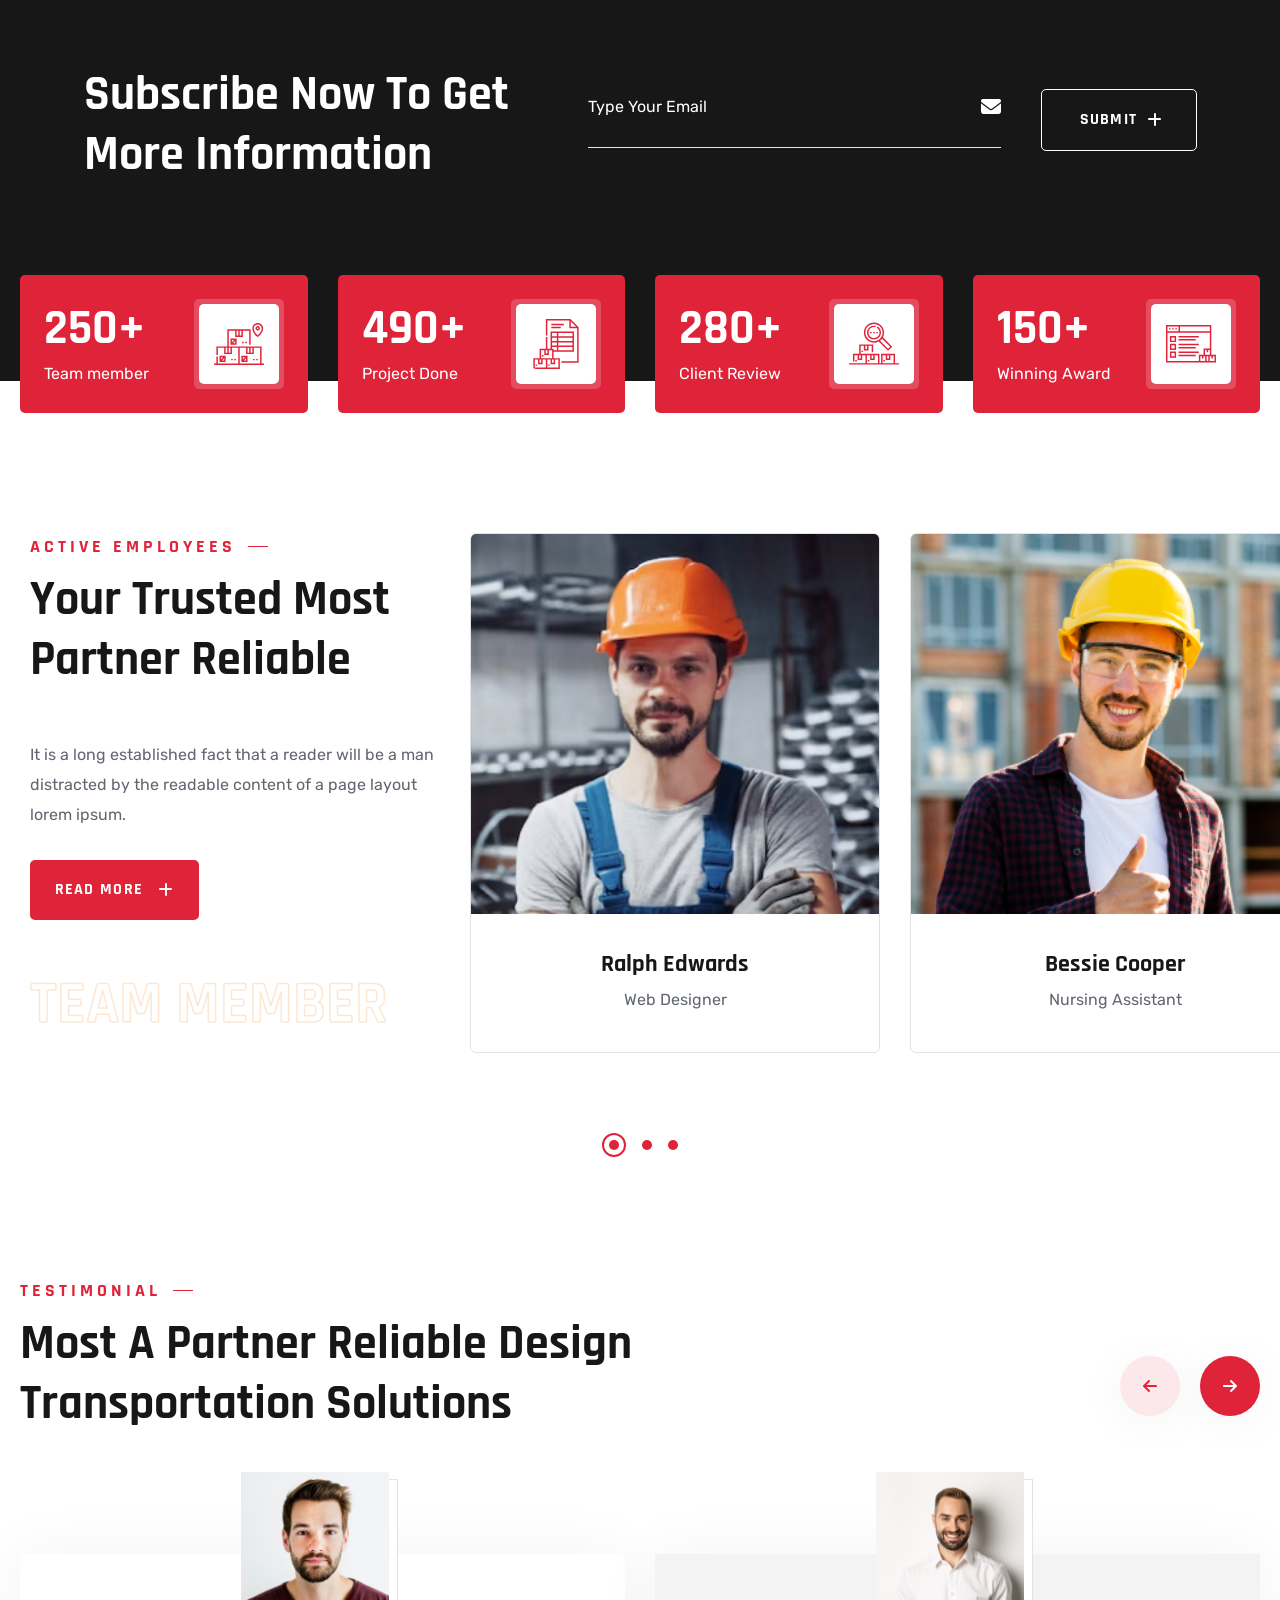
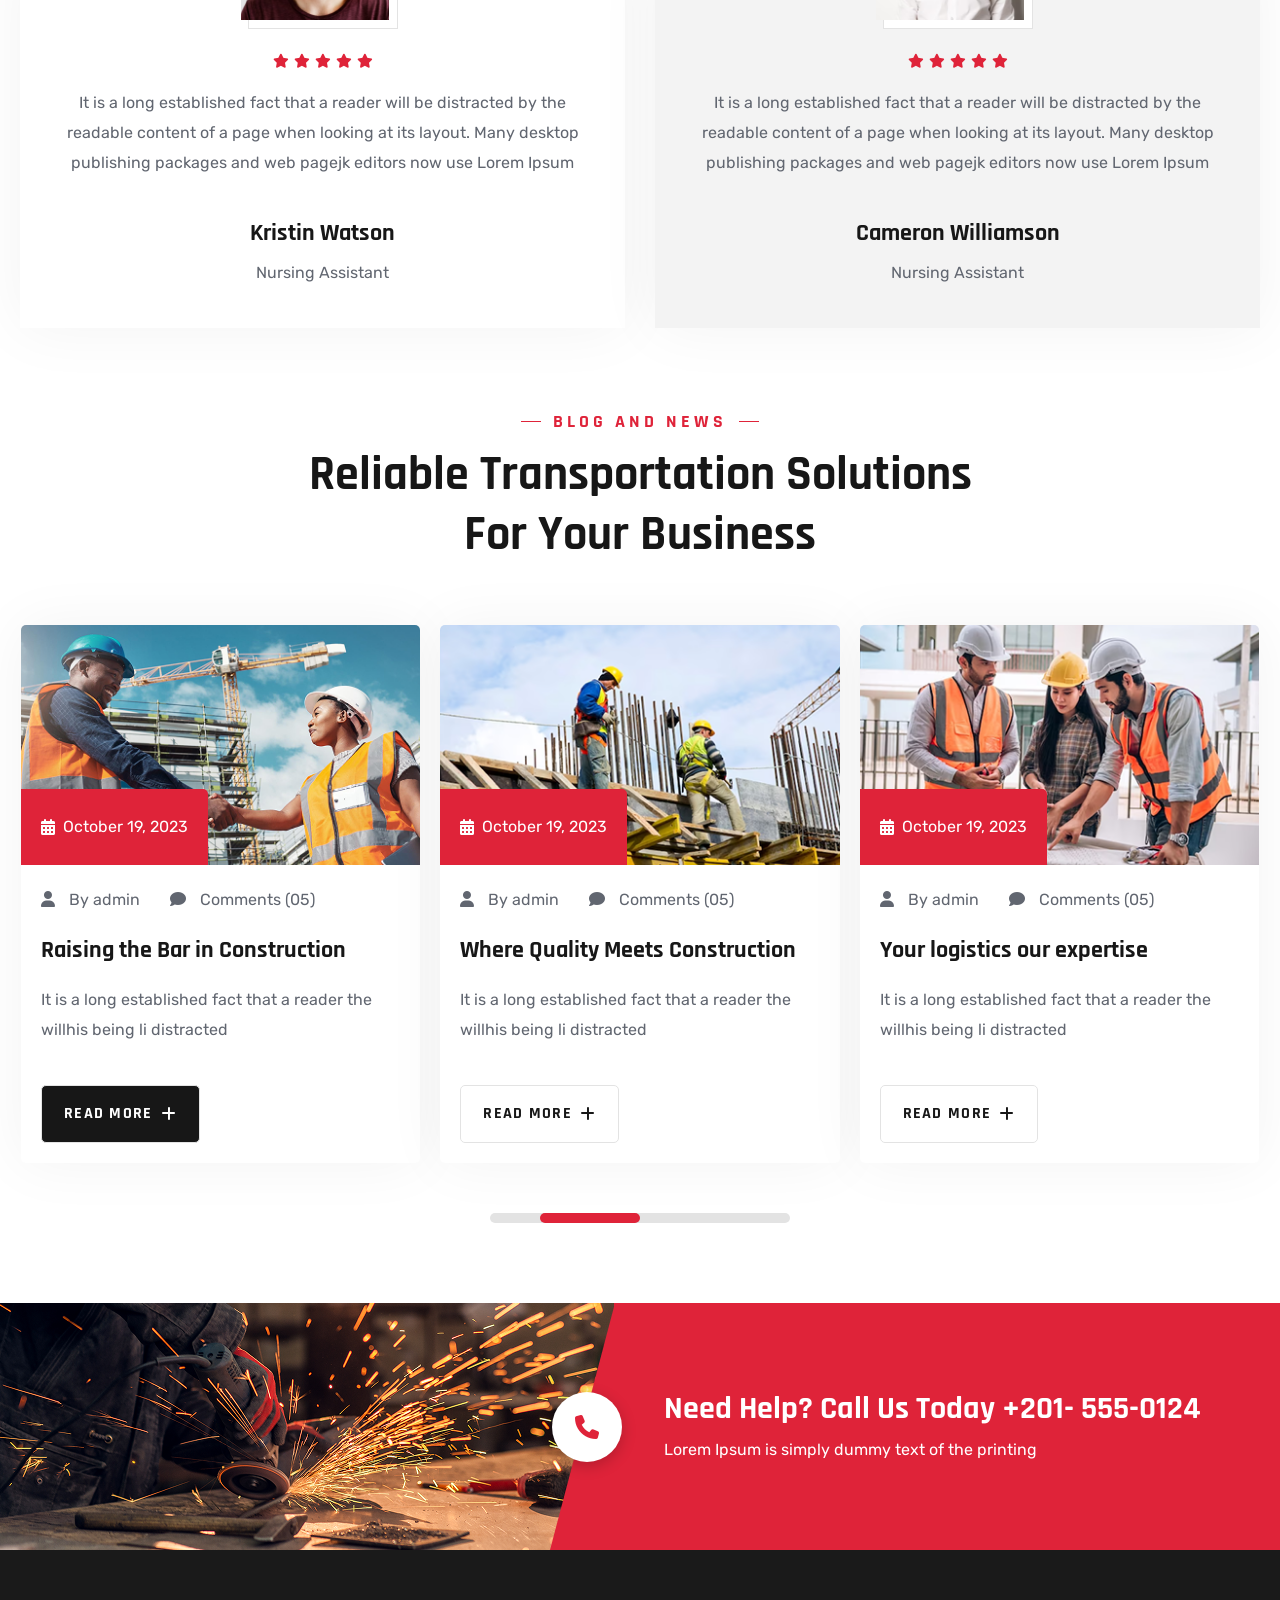
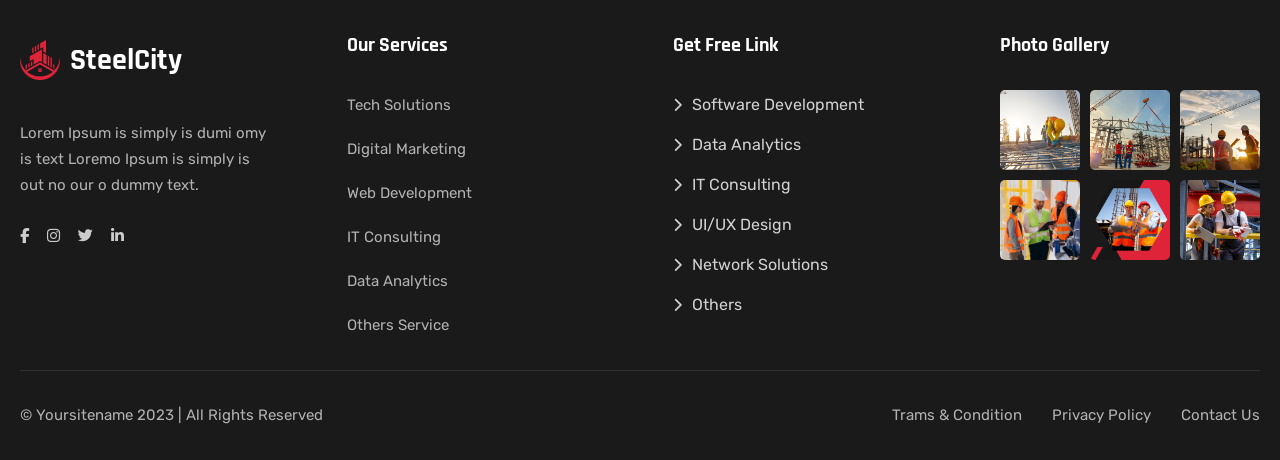
<file: second_home.html>
<!doctype html>
<html lang="en">
  <head>
    <meta charset="UTF-8" />
    <meta name="viewport" content="width=device-width, initial-scale=1.0" />
    <title>SteelCity Development</title>

    <!-- Font Awesome -->
    <link
      rel="stylesheet"
      href="https://cdnjs.cloudflare.com/ajax/libs/font-awesome/6.7.2/css/all.min.css"
    />

    <!-- Google Fonts -->
    <link rel="preconnect" href="https://fonts.googleapis.com" />
    <link rel="preconnect" href="https://fonts.gstatic.com" crossorigin />

    <link
      href="https://fonts.googleapis.com/css2?family=Rajdhani:wght@300;400;500;600;700&family=Rubik:ital,wght@0,300..900;1,300..900&display=swap"
      rel="stylesheet"
    />

    <!-- Your CSS -->
    <link rel="stylesheet" href="style/style.css" />
  </head>

  <body>
    <main>
      <section class="services-section">
        <div class="blog-promo-header">
          <span class="eyebrow eyebrow--red">our services</span>
          <h2 class="section-title section-title--center">
            Efficiency in motion powered<br />by logistics
          </h2>
        </div>

        <div class="services-container">
          <div class="service-card">
            <div class="service-img-wrap">
              <img src="images/service-1.png" alt="Golden Hammer" />
              <div class="service-icon">
                <img src="images/mobile.svg" alt="mobile.svg" />
              </div>
            </div>
            <div class="service-content">
              <h3 class="service-title">Golden Hammer</h3>
              <p class="service-desc">
                It is a long established fact that a reader will be distracted
                by the readable content of a page layout loren ipsum
              </p>
              <a href="/service_details.html" class="read-more-btn">
                READ MORE <i class="fa-solid fa-arrow-right"></i>
              </a>
            </div>
          </div>

          <div class="service-card">
            <div class="service-img-wrap">
              <img src="images/service-2.png" alt="Strong Haven" />
              <div class="service-icon service-icon-red">
                <img src="images/box.svg" alt="box.svg" />
              </div>
            </div>
            <div class="service-content">
              <h3 class="service-title">Strong Haven</h3>
              <p class="service-desc">
                It is a long established fact that a reader will be distracted
                by the readable content of a page layout loren ipsum
              </p>
              <a href="/service_details.html" class="read-more-btn">
                READ MORE <i class="fa-solid fa-arrow-right"></i>
              </a>
            </div>
          </div>

          <div class="service-card">
            <div class="service-img-wrap">
              <img src="images/service-3.png" alt="Elite Builders" />
              <div class="service-icon">
                <img src="images/global.svg" alt="global.svg" />
              </div>
            </div>
            <div class="service-content">
              <h3 class="service-title">Elite Builders</h3>
              <p class="service-desc">
                It is a long established fact that a reader will be distracted
                by the readable content of a page layout loren ipsum
              </p>
              <a href="/service_details.html" class="read-more-btn">
                READ MORE <i class="fa-solid fa-arrow-right"></i>
              </a>
            </div>
          </div>
        </div>
      </section>
      <section class="about-alt-section">
        <div class="about-alt-images">
          <div class="about-alt-img-main">
            <img
              src="./images/about-collage-1.png"
              alt="Construction workers on site"
            />
          </div>
          <div class="about-alt-img-sub">
            <img
              src="./images/about-collage-2.png"
              alt="Engineer pointing at building"
            />
          </div>

          <div class="about-alt-badge">
            <div class="alt-badge-about">
              <span class="about-alt-badge-num">25</span>
              <span class="about-alt-badge-text">Years Of experience</span>
            </div>
          </div>
        </div>

        <div class="about-alt-container">
          <div class="about-alt-content">
            <span class="eyebrow eyebrow--red eyebrow--start">About Us</span>
            <h2 class="section-title">
              Delivering Excellence, One<br />Shipment At A Time
            </h2>

            <p class="section-text about-alt-desc">
              It is a long established fact that a reader will be distracted by
              the readablejk content of a page when looking at its layout. It is
              a long established fact that a reader will be distracted by the
              readablejk content of a page
            </p>

            <ul class="about-alt-checklist">
              <li>
                <i class="fa-solid fa-check"></i> Powerhouse design by man
                Construction Frame is very much
              </li>
              <li>
                <i class="fa-solid fa-check"></i> Master Frame is very much a
                Powerhouse design by man Builders
              </li>
              <li>
                <i class="fa-solid fa-check"></i> Mistakes To be happy to Avoid
                Master Frame is very much
              </li>
            </ul>

            <button class="btn btn-primary about-alt-btn">
              Learn More <i class="fa-solid fa-plus"></i>
            </button>
          </div>
        </div>
      </section>

      <section class="projects-gallery-section">
        <div class="blog-header">
          <div class="blog-heading">
            <span class="eyebrow eyebrow--red eyebrow--start">Recent Work</span>
            <h2 class="section-title">
              Connecting The World Through<br />Seamless Transportation
            </h2>
          </div>

          <div class="recent-work-nav">
            <button
              class="nav-arrow blog-nav-arrow--prev"
              aria-label="Previous post"
            >
              <i class="fa-solid fa-arrow-left"></i>
            </button>
            <button
              class="nav-arrow blog-nav-arrow--next"
              aria-label="Next post"
            >
              <i class="fa-solid fa-arrow-right"></i>
            </button>
          </div>
        </div>

        <div class="projects-row projects-row-1">
          <div class="project-gallery-item gallery-item--w300">
            <img src="./images/work-1.png" alt="Steel framing" />
            <div class="gallery-caption">
              <div class="gallery-caption-text">
                <h4>Trans Track</h4>
                <p>Lorem Ipsum is simply</p>
              </div>
              <a
                href="/project_details.html"
                class="gallery-caption-btn"
                aria-label="View project"
              >
                <i class="fa-solid fa-angles-right"></i>
              </a>
            </div>
          </div>

          <div class="project-gallery-item gallery-item--w630">
            <img src="./images/worker-2.png" alt="Trans Track" />
            <div class="gallery-caption">
              <div class="gallery-caption-text">
                <h4>Trans Track</h4>
                <p>Lorem Ipsum is simply</p>
              </div>
              <a
                href="/project_details.html"
                class="gallery-caption-btn"
                aria-label="View project"
              >
                <i class="fa-solid fa-angles-right"></i>
              </a>
            </div>
          </div>

          <div class="project-gallery-item gallery-item--w300">
            <img src="./images/b8772fb421f2ce.png" alt="Steel structure" />
            <div class="gallery-caption">
              <div class="gallery-caption-text">
                <h4>Trans Track</h4>
                <p>Lorem Ipsum is simply</p>
              </div>
              <a
                href="/project_details.html"
                class="gallery-caption-btn"
                aria-label="View project"
              >
                <i class="fa-solid fa-angles-right"></i>
              </a>
            </div>
          </div>
        </div>

        <div class="projects-row projects-row-2">
          <div class="project-gallery-item gallery-item--w630">
            <img src="./images/78356625.png" alt="Crane at sunrise" />
            <div class="gallery-caption">
              <div class="gallery-caption-text">
                <h4>Trans Track</h4>
                <p>Lorem Ipsum is simply</p>
              </div>
              <a
                href="/project_details.html"
                class="gallery-caption-btn"
                aria-label="View project"
              >
                <i class="fa-solid fa-angles-right"></i>
              </a>
            </div>
          </div>

          <div class="project-gallery-item gallery-item--w630">
            <img src="./images/blog-2.png" alt="Workers at sunset" />
            <div class="gallery-caption">
              <div class="gallery-caption-text">
                <h4>Trans Track</h4>
                <p>Lorem Ipsum is simply</p>
              </div>
              <a
                href="/project_details.html"
                class="gallery-caption-btn"
                aria-label="View project"
              >
                <i class="fa-solid fa-angles-right"></i>
              </a>
            </div>
          </div>
        </div>

        <div class="team-dots">
          <button class="dot dot--active" aria-label="Slide 1">
            <span></span>
          </button>
          <button class="dot" aria-label="Slide 2"></button>
          <button class="dot" aria-label="Slide 3"></button>
        </div>
      </section>

      <section class="subscribe-section">
        <div class="subscribe-top">
          <h2 class="section-title section-title--white subscribe-heading">
            Subscribe Now To Get<br />More Information
          </h2>

          <form class="subscribe-form">
            <div class="subscribe-input-wrap">
              <input type="email" placeholder="Type Your Email" />
              <i class="fa-solid fa-envelope"></i>
            </div>
            <button type="submit" class="subscribe-submit-btn">
              Submit <i class="fa-solid fa-plus"></i>
            </button>
          </form>
        </div>

        <div class="subscribe-stats">
          <div class="subscribe-stat-card">
            <div class="subscribe-stat-info">
              <h3>250+</h3>
              <p>Team member</p>
            </div>
            <div class="subscribe-stat-icon">
              <div class="stat-icon-subscribe">
                <img src="./images/stat-subscribe-3.svg" alt="" />
              </div>
            </div>
          </div>

          <div class="subscribe-stat-card">
            <div class="subscribe-stat-info">
              <h3>490+</h3>
              <p>Project Done</p>
            </div>
            <div class="subscribe-stat-icon">
              <div class="stat-icon-subscribe">
                <img src="./images/order.svg" alt="" />
              </div>
            </div>
          </div>

          <div class="subscribe-stat-card">
            <div class="subscribe-stat-info">
              <h3>280+</h3>
              <p>Client Review</p>
            </div>
            <div class="subscribe-stat-icon">
              <div class="stat-icon-subscribe">
                <img src="./images/stat-subscribe-2.svg" alt="" />
              </div>
            </div>
          </div>

          <div class="subscribe-stat-card">
            <div class="subscribe-stat-info">
              <h3>150+</h3>
              <p>Winning Award</p>
            </div>
            <div class="subscribe-stat-icon">
              <div class="stat-icon-subscribe">
                <img src="./images/stat-subscribe-1.svg" alt="" />
              </div>
            </div>
          </div>
        </div>
      </section>

      <section class="emp-team-section">
        <div class="emp-team-wrapper">
          <div class="emp-team-content">
            <div class="blog-heading">
              <span class="eyebrow eyebrow--red eyebrow--start"
                >ACTIVE EMPLOYEES</span
              >
              <h2 class="section-title">Your Trusted Most Partner Reliable</h2>
            </div>
            <p class="emp-team-desc">
              It is a long established fact that a reader will be a man
              distracted by the readable content of a page layout lorem ipsum.
            </p>
            <button class="btn btn-primary" style="width: 169px">
              READ MORE
              <i class="fa-solid fa-plus" style="margin-left: 5px"></i>
            </button>
            <div class="emp-team-watermark">TEAM MEMBER</div>
          </div>

          <div class="emp-team-cards-container">
            <div class="emp-team-cards-track">
              <div class="emp-team-card">
                <div class="emp-team-img-box">
                  <img src="./images/mamber-2.png" alt="Ralph Edwards" />
                  <div class="emp-team-social-box">
                    <a href="#"><i class="fab fa-facebook-f"></i></a>
                    <a href="#"><i class="fab fa-twitter"></i></a>
                    <a href="#"><i class="fab fa-linkedin-in"></i></a>
                    <a href="#"><i class="fab fa-pinterest-p"></i></a>
                  </div>
                </div>
                <div class="emp-team-info">
                  <h4>Ralph Edwards</h4>
                  <p>Web Designer</p>
                </div>
              </div>

              <div class="emp-team-card">
                <div class="emp-team-img-box">
                  <img src="./images/mamber-4.png" alt="Bessie Cooper" />
                  <div class="emp-team-social-box">
                    <a href="#"><i class="fab fa-facebook-f"></i></a>
                    <a href="#"><i class="fab fa-twitter"></i></a>
                    <a href="#"><i class="fab fa-linkedin-in"></i></a>
                    <a href="#"><i class="fab fa-pinterest-p"></i></a>
                  </div>
                </div>
                <div class="emp-team-info">
                  <h4>Bessie Cooper</h4>
                  <p>Nursing Assistant</p>
                </div>
              </div>

              <div class="emp-team-card">
                <div class="emp-team-img-box">
                  <img src="./images/mamber-1.png" alt="Sami Cooper" />
                  <div class="emp-team-social-box">
                    <a href="#"><i class="fab fa-facebook-f"></i></a>
                    <a href="#"><i class="fab fa-twitter"></i></a>
                    <a href="#"><i class="fab fa-linkedin-in"></i></a>
                    <a href="#"><i class="fab fa-pinterest-p"></i></a>
                  </div>
                </div>
                <div class="emp-team-info">
                  <h4>Sami Cooper</h4>
                  <p>UI UX Designer</p>
                </div>
              </div>
            </div>
          </div>
        </div>
        <div class="team-dots">
          <button class="dot dot--active" aria-label="Slide 1">
            <span></span>
          </button>
          <button class="dot" aria-label="Slide 2"></button>
          <button class="dot" aria-label="Slide 3"></button>
        </div>
      </section>

      <section class="testimonial-promo-section">
        <div class="blog-header testimonial-promo-header">
          <div class="blog-heading">
            <span class="eyebrow eyebrow--red eyebrow--start">Testimonial</span>
            <h2 class="section-title">
              Most A Partner Reliable Design<br />Transportation Solutions
            </h2>
          </div>

          <div class="recent-work-nav">
            <button
              class="nav-arrow blog-nav-arrow--prev"
              aria-label="Previous post"
            >
              <i class="fa-solid fa-arrow-left"></i>
            </button>
            <button
              class="nav-arrow blog-nav-arrow--next"
              aria-label="Next post"
            >
              <i class="fa-solid fa-arrow-right"></i>
            </button>
          </div>
        </div>

        <div class="testimonial-alt-grid">
          <div class="testimonial-alt-card">
            <div class="testimonial-alt-photo">
              <img
                src="./images/testimonial-kristin.png"
                alt="Kristin Watson"
              />
            </div>

            <div class="testimonial-stars">
              <i class="fa-solid fa-star"></i>
              <i class="fa-solid fa-star"></i>
              <i class="fa-solid fa-star"></i>
              <i class="fa-solid fa-star"></i>
              <i class="fa-solid fa-star"></i>
            </div>

            <p class="testimonial-alt-text">
              It is a long established fact that a reader will be distracted by
              the readable content of a page when looking at its layout. Many
              desktop publishing packages and web pagejk editors now use Lorem
              Ipsum
            </p>

            <h4 class="testimonial-alt-name">Kristin Watson</h4>
            <p class="testimonial-alt-role">Nursing Assistant</p>
          </div>

          <div class="testimonial-alt-card testimonial-alt-card--gray">
            <div class="testimonial-alt-photo">
              <img
                src="./images/testimonial-cameron.png"
                alt="Cameron Williamson"
              />
            </div>

            <div class="testimonial-stars">
              <i class="fa-solid fa-star"></i>
              <i class="fa-solid fa-star"></i>
              <i class="fa-solid fa-star"></i>
              <i class="fa-solid fa-star"></i>
              <i class="fa-solid fa-star"></i>
            </div>

            <p class="testimonial-alt-text">
              It is a long established fact that a reader will be distracted by
              the readable content of a page when looking at its layout. Many
              desktop publishing packages and web pagejk editors now use Lorem
              Ipsum
            </p>

            <h4 class="testimonial-alt-name">Cameron Williamson</h4>
            <p class="testimonial-alt-role">Nursing Assistant</p>
          </div>
        </div>
      </section>

      <section class="blog-promo-section">
        <div class="blog-promo-header">
          <span class="eyebrow eyebrow--red">Blog And News</span>
          <h2 class="section-title section-title--center">
            Reliable Transportation Solutions<br />For Your Business
          </h2>
        </div>

        <div class="blog-promo-grid">
          <article class="blog-promo-card">
            <div class="blog-promo-img-wrap">
              <img
                class="blog-promo-img"
                src="./images/promo-1.png"
                alt="Raising the Bar in Construction"
              />
              <div class="blog-promo-date">
                <i class="fa-solid fa-calendar-days"></i> October 19, 2023
              </div>
            </div>
            <div class="blog-promo-body">
              <div class="blog-promo-meta">
                <span><i class="fa-solid fa-user"></i> By admin</span>
                <span><i class="fa-solid fa-comment"></i> Comments (05)</span>
              </div>
              <h3 class="blog-promo-title">Raising the Bar in Construction</h3>
              <p class="blog-promo-desc">
                It is a long established fact that a reader the willhis being li
                distracted
              </p>
              <a href="#" class="blog-promo-btn blog-promo-btn--active"
                >Read More <i class="fa-solid fa-plus"></i
              ></a>
            </div>
          </article>

          <article class="blog-promo-card">
            <div class="blog-promo-img-wrap">
              <img
                class="blog-promo-img"
                src="./images/promo-2.png"
                alt="Where Quality Meets Construction"
              />
              <div class="blog-promo-date">
                <i class="fa-solid fa-calendar-days"></i> October 19, 2023
              </div>
            </div>
            <div class="blog-promo-body">
              <div class="blog-promo-meta">
                <span><i class="fa-solid fa-user"></i> By admin</span>
                <span><i class="fa-solid fa-comment"></i> Comments (05)</span>
              </div>
              <h3 class="blog-promo-title">Where Quality Meets Construction</h3>
              <p class="blog-promo-desc">
                It is a long established fact that a reader the willhis being li
                distracted
              </p>
              <a href="#" class="blog-promo-btn"
                >Read More <i class="fa-solid fa-plus"></i
              ></a>
            </div>
          </article>

          <article class="blog-promo-card">
            <div class="blog-promo-img-wrap">
              <img
                class="blog-promo-img"
                src="./images/promo-3.png"
                alt="Your logistics our expertise"
              />
              <div class="blog-promo-date">
                <i class="fa-solid fa-calendar-days"></i> October 19, 2023
              </div>
            </div>
            <div class="blog-promo-body">
              <div class="blog-promo-meta">
                <span><i class="fa-solid fa-user"></i> By admin</span>
                <span><i class="fa-solid fa-comment"></i> Comments (05)</span>
              </div>
              <h3 class="blog-promo-title">Your logistics our expertise</h3>
              <p class="blog-promo-desc">
                It is a long established fact that a reader the willhis being li
                distracted
              </p>
              <a href="#" class="blog-promo-btn"
                >Read More <i class="fa-solid fa-plus"></i
              ></a>
            </div>
          </article>
        </div>

        <div class="blog-promo-progress">
          <div class="blog-promo-progress-fill"></div>
        </div>
      </section>

      <section class="call-banner-section">
        <div class="call-banner-img">
          <img src="images/worker.png" alt="Need Help" />
        </div>

        <div class="call-banner-content">
          <div class="call-banner-icon">
            <i class="fa-solid fa-phone"></i>
          </div>

          <div class="call-banner-text">
            <h2>Need Help? Call Us Today +201- 555-0124</h2>
            <p>Lorem Ipsum is simply dummy text of the printing</p>
          </div>
        </div>
      </section>

      <footer class="site-footer site-footer--page">
        <div class="footer-top">
          <div class="footer-col footer-col--about">
            <div class="logo">
              <div class="logo-icon">
                <img src="./images/logo.png" alt="SteelCity logo" />
              </div>
              <div class="logo-text">SteelCity</div>
            </div>

            <p class="footer-about-text">
              Lorem Ipsum is simply is dumi omy is text Loremo Ipsum is simply
              is out no our o dummy text.
            </p>

            <div class="footer-socials">
              <a href="#" class="footer-social-icon" aria-label="Facebook"
                ><i class="fa-brands fa-facebook-f"></i
              ></a>
              <a href="#" class="footer-social-icon" aria-label="Instagram"
                ><i class="fa-brands fa-instagram"></i
              ></a>
              <a href="#" class="footer-social-icon" aria-label="Twitter"
                ><i class="fa-brands fa-twitter"></i
              ></a>
              <a href="#" class="footer-social-icon" aria-label="LinkedIn"
                ><i class="fa-brands fa-linkedin-in"></i
              ></a>
            </div>
          </div>

          <div class="footer-col footer-col--services">
            <h4 class="footer-heading">Our Services</h4>
            <ul class="footer-links footer-links--simple">
              <li><a href="#">Tech Solutions</a></li>
              <li><a href="#">Digital Marketing</a></li>
              <li><a href="#">Web Development</a></li>
              <li><a href="#">IT Consulting</a></li>
              <li><a href="#">Data Analytics</a></li>
              <li><a href="#">Others Service</a></li>
            </ul>
          </div>

          <div class="footer-col footer-col--links">
            <h4 class="footer-heading">Get Free Link</h4>
            <ul class="footer-links">
              <li>
                <a href="#"
                  ><i class="fa-solid fa-chevron-right"></i> Software
                  Development</a
                >
              </li>
              <li>
                <a href="#"
                  ><i class="fa-solid fa-chevron-right"></i> Data Analytics</a
                >
              </li>
              <li>
                <a href="#"
                  ><i class="fa-solid fa-chevron-right"></i> IT Consulting</a
                >
              </li>
              <li>
                <a href="#"
                  ><i class="fa-solid fa-chevron-right"></i> UI/UX Design</a
                >
              </li>
              <li>
                <a href="#"
                  ><i class="fa-solid fa-chevron-right"></i> Network
                  Solutions</a
                >
              </li>
              <li>
                <a href="#"><i class="fa-solid fa-chevron-right"></i> Others</a>
              </li>
            </ul>
          </div>

          <div class="footer-col footer-col--gallery">
            <h4 class="footer-heading">Photo Gallery</h4>
            <div class="footer-gallery-grid">
              <a href="#" class="footer-gallery-item"
                ><img src="./images/work-1.png" alt="Gallery 1"
              /></a>
              <a href="#" class="footer-gallery-item"
                ><img src="./images/work-2.png" alt="Gallery 2"
              /></a>
              <a href="#" class="footer-gallery-item"
                ><img src="./images/work-3.png" alt="Gallery 3"
              /></a>
              <a href="#" class="footer-gallery-item"
                ><img src="./images/worker-1.png" alt="Gallery 4"
              /></a>
              <a href="#" class="footer-gallery-item"
                ><img src="./images/workers-hexagon.png" alt="Gallery 5"
              /></a>
              <a href="#" class="footer-gallery-item"
                ><img src="./images/contact-workers.png" alt="Gallery 6"
              /></a>
            </div>
          </div>
        </div>

        <div class="footer-bottom">
          <div>
            <p>&copy; Yoursitename 2023 | All Rights Reserved</p>
          </div>
          <div class="footer-bottom-links">
            <a href="#">Trams &amp; Condition</a>
            <a href="#">Privacy Policy</a>
            <a href="#">Contact Us</a>
          </div>
        </div>
      </footer>
    </main>
  </body>
</html>
</file>
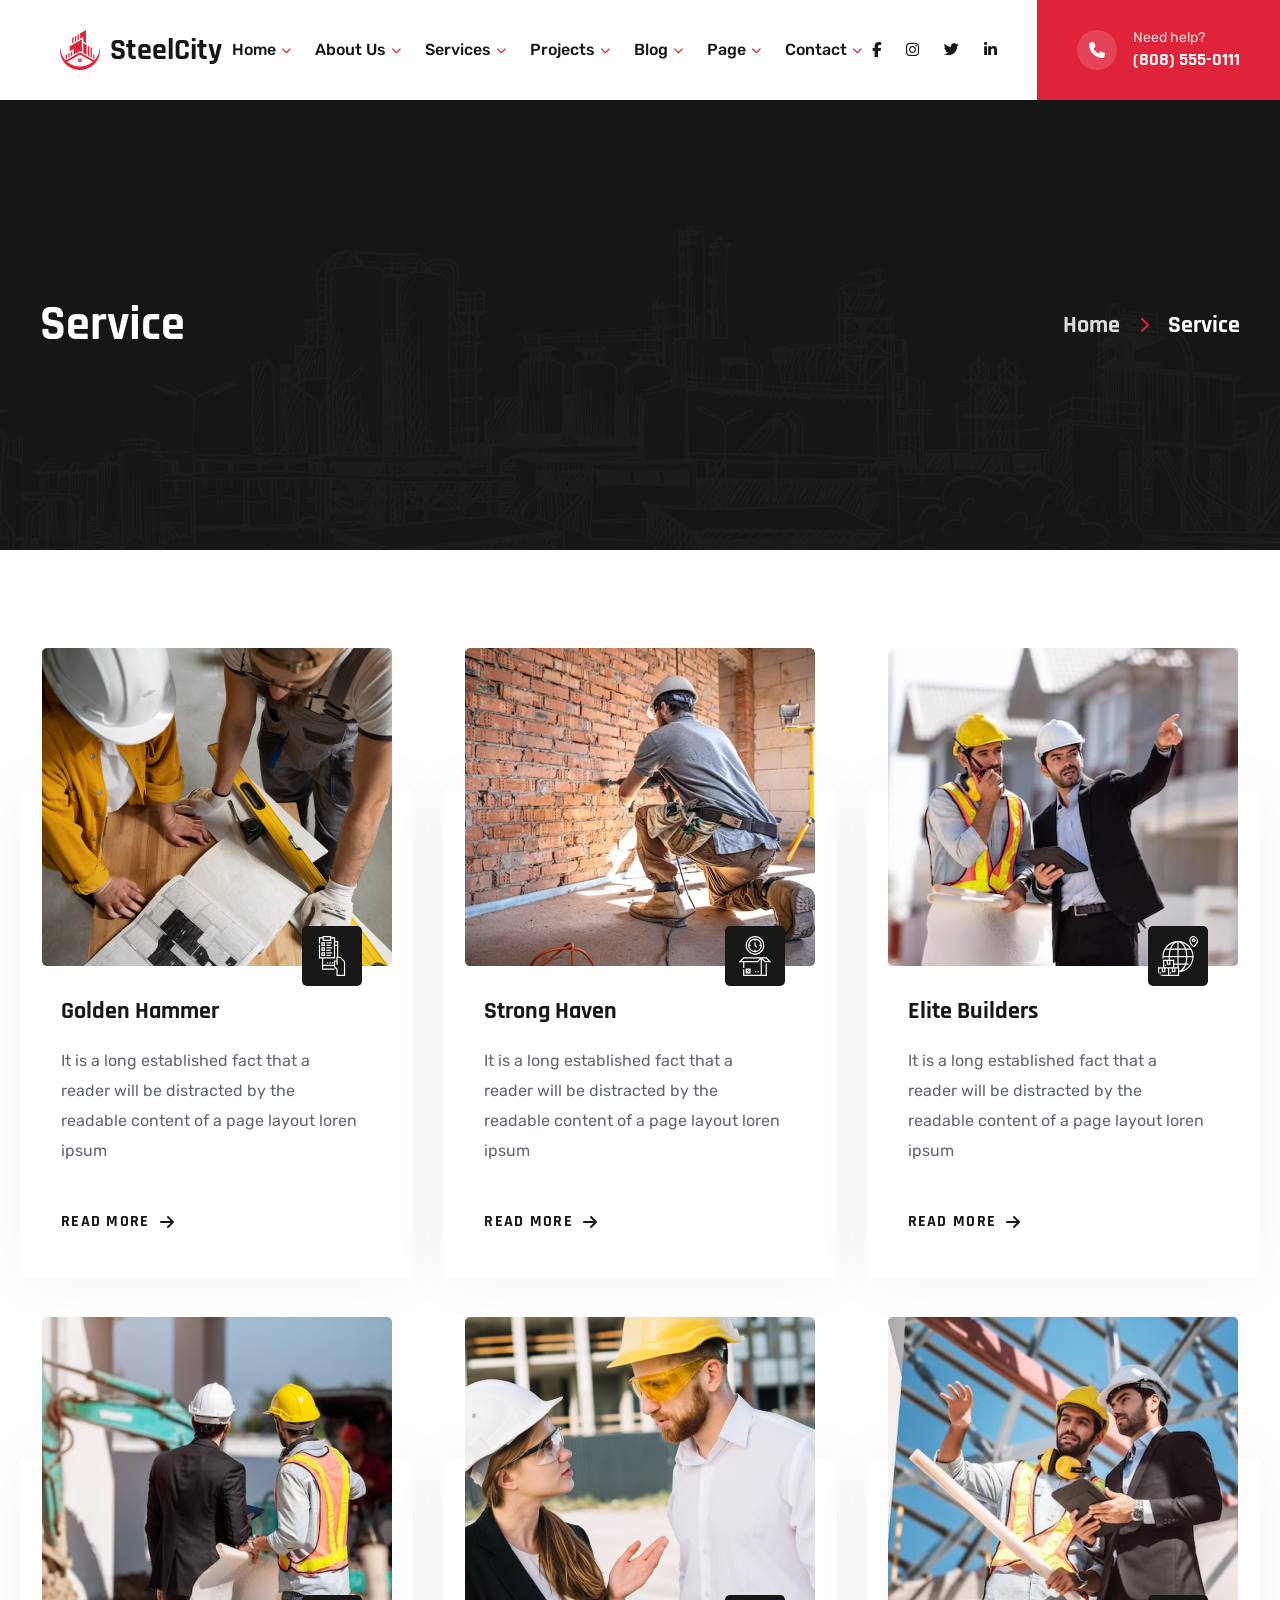
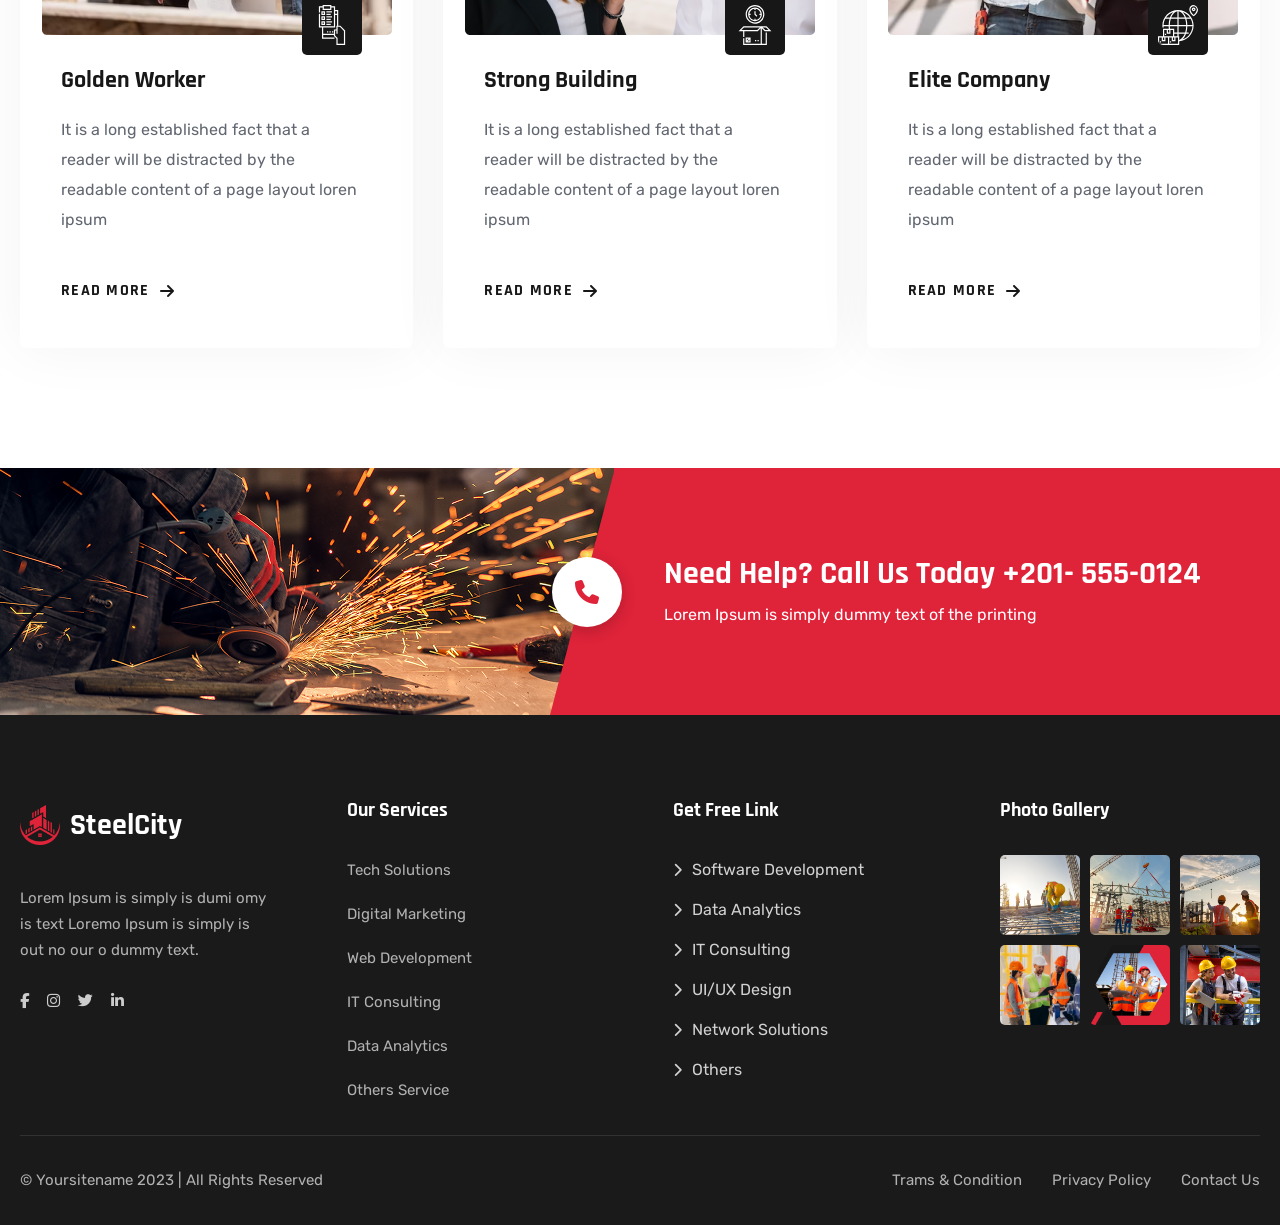
<file: service.html>
<!doctype html>
<html lang="en">
  <head>
    <meta charset="UTF-8" />
    <meta name="viewport" content="width=device-width, initial-scale=1.0" />
    <title>SteelCity Development</title>

    <!-- Font Awesome -->
    <link
      rel="stylesheet"
      href="https://cdnjs.cloudflare.com/ajax/libs/font-awesome/6.7.2/css/all.min.css"
    />

    <!-- Google Fonts -->
    <link rel="preconnect" href="https://fonts.googleapis.com" />
    <link rel="preconnect" href="https://fonts.gstatic.com" crossorigin />

    <link
      href="https://fonts.googleapis.com/css2?family=Rajdhani:wght@300;400;500;600;700&family=Rubik:ital,wght@0,300..900;1,300..900&display=swap"
      rel="stylesheet"
    />

    <!-- Your CSS -->
    <link rel="stylesheet" href="style/style.css" />
  </head>

  <body>
    <main>
      <nav class="navbar navbar--page">
        <div class="logo">
          <div class="logo-icon">
            <img src="./images/logo.png" alt="SteelCity logo" />
          </div>
          <div class="logo-text">SteelCity</div>
        </div>

        <ul class="menu" id="nav-menu">
          <li>
            <a href="/index.html">Home</a
            ><i class="fa-solid fa-chevron-down"></i>
          </li>
          <li>
            <a href="/about.html">About Us</a
            ><i class="fa-solid fa-chevron-down"></i>
          </li>
          <li>
            <a href="/service.html">Services</a
            ><i class="fa-solid fa-chevron-down"></i>
          </li>
          <li>
            <a href="/project.html">Projects</a
            ><i class="fa-solid fa-chevron-down"></i>
          </li>
          <li>
            <a href="/blog.html">Blog</a
            ><i class="fa-solid fa-chevron-down"></i>
          </li>
          <li>
            <a href="/team.html">Page</a
            ><i class="fa-solid fa-chevron-down"></i>
          </li>
          <li>
            <a href="/contact.html">Contact</a
            ><i class="fa-solid fa-chevron-down"></i>
          </li>
        </ul>

        <div class="right-side nave-right-side">
          <div class="socials">
            <a href="#"><i class="fa-brands fa-facebook-f"></i></a>
            <a href="#"><i class="fa-brands fa-instagram"></i></a>
            <a href="#"><i class="fa-brands fa-twitter"></i></a>
            <a href="#"><i class="fa-brands fa-linkedin-in"></i></a>
          </div>

          <a href="tel:+18085550111" class="navbar-cta">
            <span class="navbar-cta-icon"
              ><i class="fa-solid fa-phone"></i
            ></span>
            <span class="navbar-cta-text">
              <span class="navbar-cta-label">Need help?</span>
              <span class="navbar-cta-number">(808) 555-0111</span>
            </span>
          </a>

          <button
            class="menu-toggle"
            id="menu-btn"
            aria-label="Toggle Navigation"
          >
            <i class="fa-solid fa-bars"></i>
          </button>
        </div>
      </nav>

      <section class="page-hero">
        <img class="page-hero-bg" src="./images/BG.png" alt="" />

        <div class="page-hero-content">
          <h1 class="section-title section-title--white page-hero-title">
            Service
          </h1>

          <div class="breadcrumb">
            <a href="index.html">Home</a>
            <i class="fa-solid fa-chevron-right"></i>
            <span>Service</span>
          </div>
        </div>
      </section>

      <section class="services-section">
        <div class="services-container">
          <div class="service-card">
            <div class="service-img-wrap">
              <img src="images/service-1.png" alt="Golden Hammer" />
              <div class="service-icon">
                <img src="images/mobile.svg" alt="mobile.svg" />
              </div>
            </div>
            <div class="service-content">
              <h3 class="service-title">Golden Hammer</h3>
              <p class="service-desc">
                It is a long established fact that a reader will be distracted
                by the readable content of a page layout loren ipsum
              </p>
              <a href="/service_details.html" class="read-more-btn">
                READ MORE <i class="fa-solid fa-arrow-right"></i>
              </a>
            </div>
          </div>

          <div class="service-card">
            <div class="service-img-wrap">
              <img src="images/service-2.png" alt="Strong Haven" />
              <div class="service-icon service-icon-red">
                <img src="images/box.svg" alt="box.svg" />
              </div>
            </div>
            <div class="service-content">
              <h3 class="service-title">Strong Haven</h3>
              <p class="service-desc">
                It is a long established fact that a reader will be distracted
                by the readable content of a page layout loren ipsum
              </p>
              <a href="/service_details.html" class="read-more-btn">
                READ MORE <i class="fa-solid fa-arrow-right"></i>
              </a>
            </div>
          </div>

          <div class="service-card">
            <div class="service-img-wrap">
              <img src="images/service-3.png" alt="Elite Builders" />
              <div class="service-icon">
                <img src="images/global.svg" alt="global.svg" />
              </div>
            </div>
            <div class="service-content">
              <h3 class="service-title">Elite Builders</h3>
              <p class="service-desc">
                It is a long established fact that a reader will be distracted
                by the readable content of a page layout loren ipsum
              </p>
              <a href="/service_details.html" class="read-more-btn">
                READ MORE <i class="fa-solid fa-arrow-right"></i>
              </a>
            </div>
          </div>

          <div class="service-card">
            <div class="service-img-wrap">
              <img src="images/service-4.png" alt="Golden Worker" />
              <div class="service-icon">
                <img src="images/mobile.svg" alt="mobile.svg" />
              </div>
            </div>
            <div class="service-content">
              <h3 class="service-title">Golden Worker</h3>
              <p class="service-desc">
                It is a long established fact that a reader will be distracted
                by the readable content of a page layout loren ipsum
              </p>
              <a href="/service_details.html" class="read-more-btn">
                READ MORE <i class="fa-solid fa-arrow-right"></i>
              </a>
            </div>
          </div>

          <div class="service-card">
            <div class="service-img-wrap">
              <img src="images/service-5.png" alt="Strong Building" />
              <div class="service-icon">
                <img src="images/box.svg" alt="box.svg" />
              </div>
            </div>
            <div class="service-content">
              <h3 class="service-title">Strong Building</h3>
              <p class="service-desc">
                It is a long established fact that a reader will be distracted
                by the readable content of a page layout loren ipsum
              </p>
              <a href="/service_details.html" class="read-more-btn">
                READ MORE <i class="fa-solid fa-arrow-right"></i>
              </a>
            </div>
          </div>

          <div class="service-card">
            <div class="service-img-wrap">
              <img src="images/service-6.png" alt="Elite Company" />
              <div class="service-icon">
                <img src="images/global.svg" alt="global.svg" />
              </div>
            </div>
            <div class="service-content">
              <h3 class="service-title">Elite Company</h3>
              <p class="service-desc">
                It is a long established fact that a reader will be distracted
                by the readable content of a page layout loren ipsum
              </p>
              <a href="/service_details.html" class="read-more-btn">
                READ MORE <i class="fa-solid fa-arrow-right"></i>
              </a>
            </div>
          </div>
        </div>
      </section>

      <section class="call-banner-section">
        <div class="call-banner-img">
          <img src="images/worker.png" alt="Need Help" />
        </div>

        <div class="call-banner-content">
          <div class="call-banner-icon">
            <i class="fa-solid fa-phone"></i>
          </div>

          <div class="call-banner-text">
            <h2>Need Help? Call Us Today +201- 555-0124</h2>
            <p>Lorem Ipsum is simply dummy text of the printing</p>
          </div>
        </div>
      </section>

      <footer class="site-footer site-footer--page">
        <div class="footer-top">
          <div class="footer-col footer-col--about">
            <div class="logo">
              <div class="logo-icon">
                <img src="./images/logo.png" alt="SteelCity logo" />
              </div>
              <div class="logo-text">SteelCity</div>
            </div>

            <p class="footer-about-text">
              Lorem Ipsum is simply is dumi omy is text Loremo Ipsum is simply
              is out no our o dummy text.
            </p>

            <div class="footer-socials">
              <a href="#" class="footer-social-icon" aria-label="Facebook"
                ><i class="fa-brands fa-facebook-f"></i
              ></a>
              <a href="#" class="footer-social-icon" aria-label="Instagram"
                ><i class="fa-brands fa-instagram"></i
              ></a>
              <a href="#" class="footer-social-icon" aria-label="Twitter"
                ><i class="fa-brands fa-twitter"></i
              ></a>
              <a href="#" class="footer-social-icon" aria-label="LinkedIn"
                ><i class="fa-brands fa-linkedin-in"></i
              ></a>
            </div>
          </div>

          <div class="footer-col footer-col--services">
            <h4 class="footer-heading">Our Services</h4>
            <ul class="footer-links footer-links--simple">
              <li><a href="#">Tech Solutions</a></li>
              <li><a href="#">Digital Marketing</a></li>
              <li><a href="#">Web Development</a></li>
              <li><a href="#">IT Consulting</a></li>
              <li><a href="#">Data Analytics</a></li>
              <li><a href="#">Others Service</a></li>
            </ul>
          </div>

          <div class="footer-col footer-col--links">
            <h4 class="footer-heading">Get Free Link</h4>
            <ul class="footer-links">
              <li>
                <a href="#"
                  ><i class="fa-solid fa-chevron-right"></i> Software
                  Development</a
                >
              </li>
              <li>
                <a href="#"
                  ><i class="fa-solid fa-chevron-right"></i> Data Analytics</a
                >
              </li>
              <li>
                <a href="#"
                  ><i class="fa-solid fa-chevron-right"></i> IT Consulting</a
                >
              </li>
              <li>
                <a href="#"
                  ><i class="fa-solid fa-chevron-right"></i> UI/UX Design</a
                >
              </li>
              <li>
                <a href="#"
                  ><i class="fa-solid fa-chevron-right"></i> Network
                  Solutions</a
                >
              </li>
              <li>
                <a href="#"><i class="fa-solid fa-chevron-right"></i> Others</a>
              </li>
            </ul>
          </div>

          <div class="footer-col footer-col--gallery">
            <h4 class="footer-heading">Photo Gallery</h4>
            <div class="footer-gallery-grid">
              <a href="#" class="footer-gallery-item"
                ><img src="./images/work-1.png" alt="Gallery 1"
              /></a>
              <a href="#" class="footer-gallery-item"
                ><img src="./images/work-2.png" alt="Gallery 2"
              /></a>
              <a href="#" class="footer-gallery-item"
                ><img src="./images/work-3.png" alt="Gallery 3"
              /></a>
              <a href="#" class="footer-gallery-item"
                ><img src="./images/worker-1.png" alt="Gallery 4"
              /></a>
              <a href="#" class="footer-gallery-item"
                ><img src="./images/workers-hexagon.png" alt="Gallery 5"
              /></a>
              <a href="#" class="footer-gallery-item"
                ><img src="./images/contact-workers.png" alt="Gallery 6"
              /></a>
            </div>
          </div>
        </div>

        <div class="footer-bottom">
          <div>
            <p>&copy; Yoursitename 2023 | All Rights Reserved</p>
          </div>
          <div class="footer-bottom-links">
            <a href="#">Trams &amp; Condition</a>
            <a href="#">Privacy Policy</a>
            <a href="#">Contact Us</a>
          </div>
        </div>
      </footer>
    </main>
  </body>

  <script>
    const menuBtn = document.getElementById("menu-btn");
    const navMenu = document.getElementById("nav-menu");

    menuBtn.addEventListener("click", (e) => {
      e.stopPropagation();
      navMenu.classList.toggle("active");
    });

    navMenu.addEventListener("click", (e) => {
      e.stopPropagation();
    });

    document.addEventListener("click", () => {
      if (navMenu.classList.contains("active")) {
        navMenu.classList.remove("active");
      }
    });
  </script>
</html>
</file>
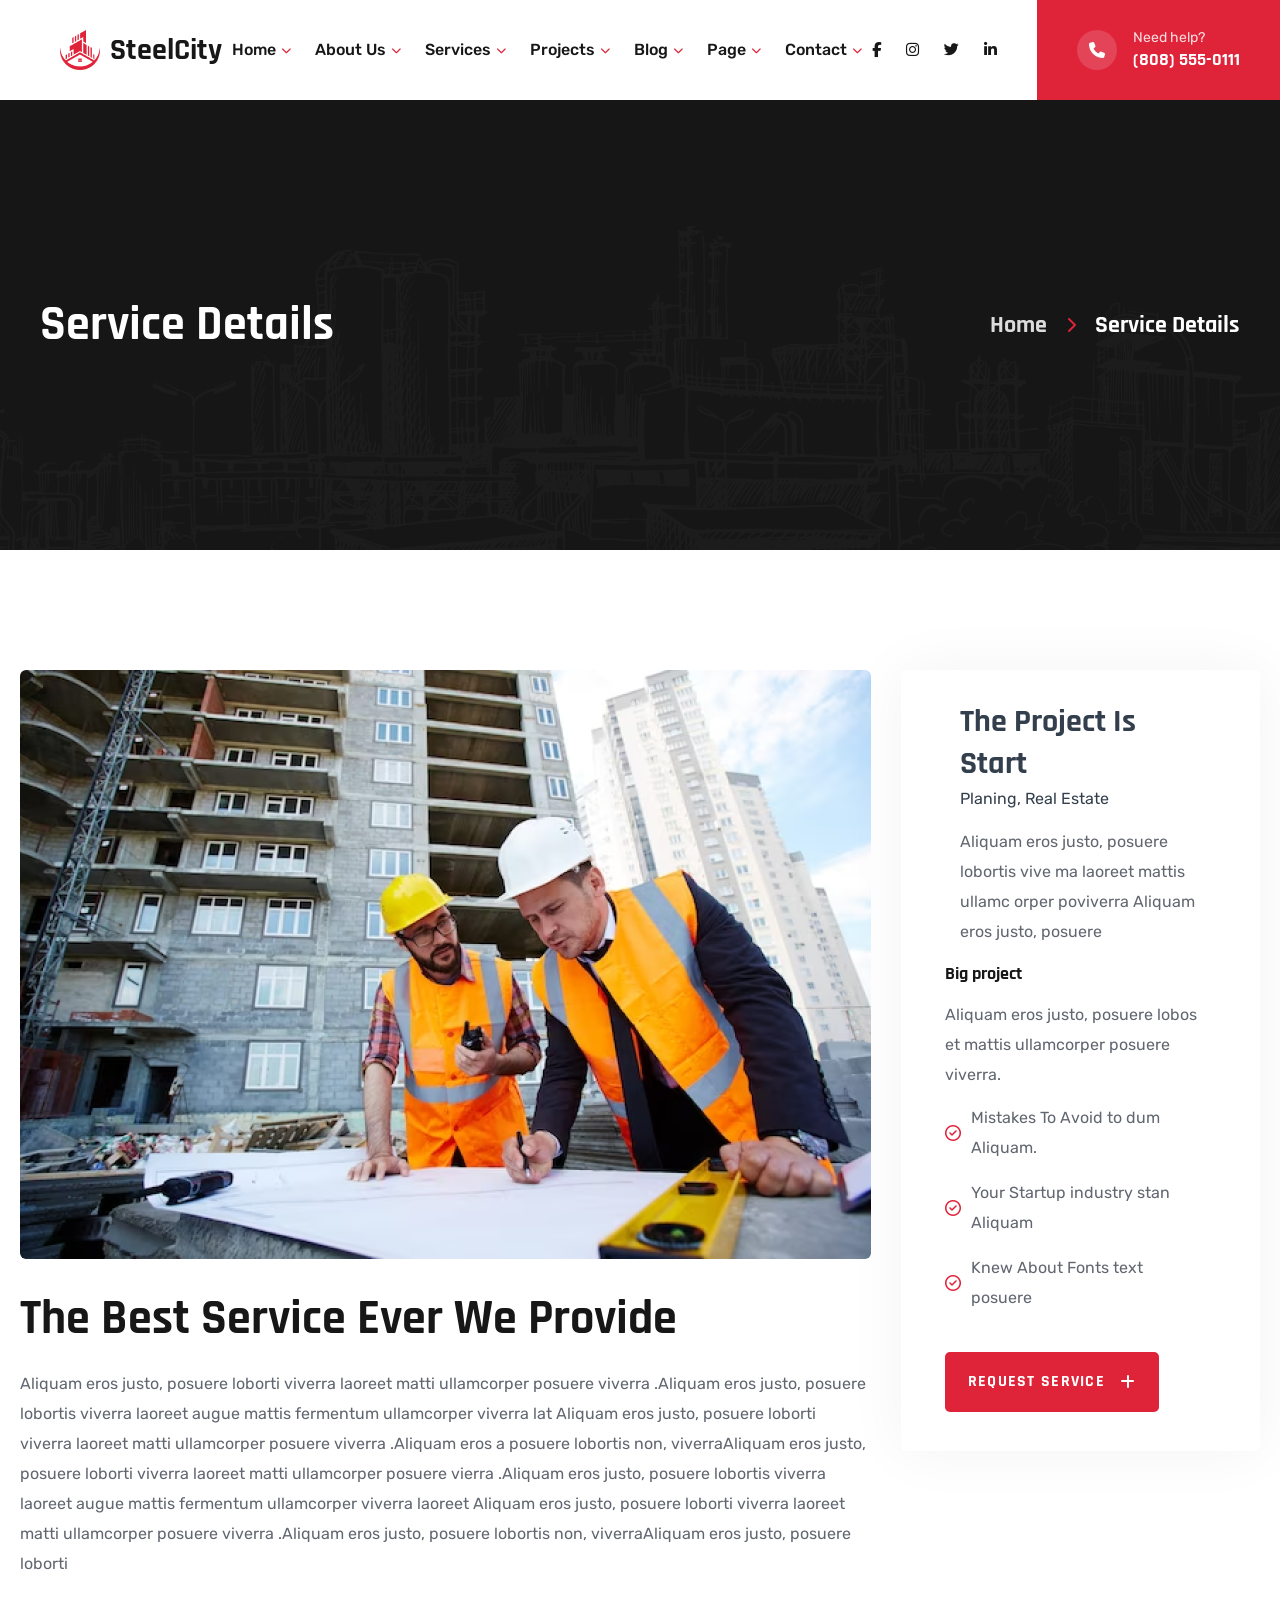
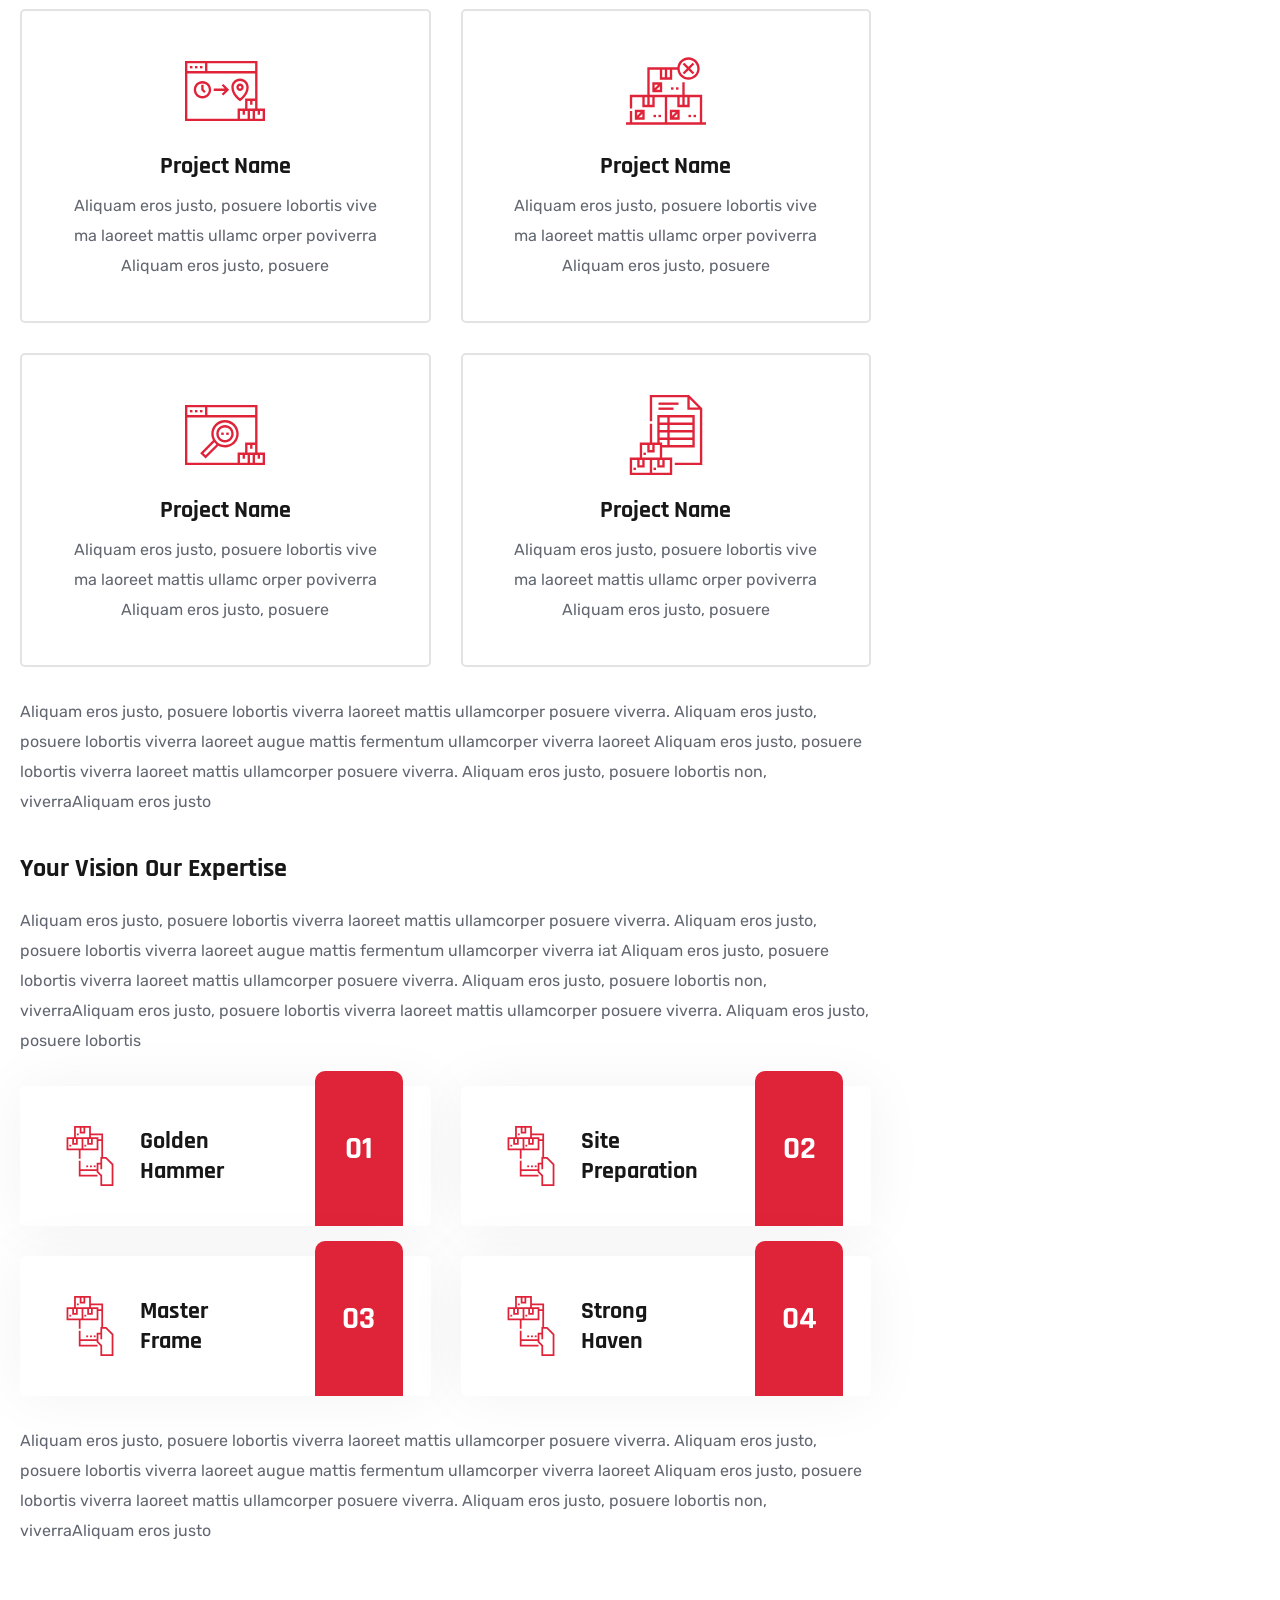
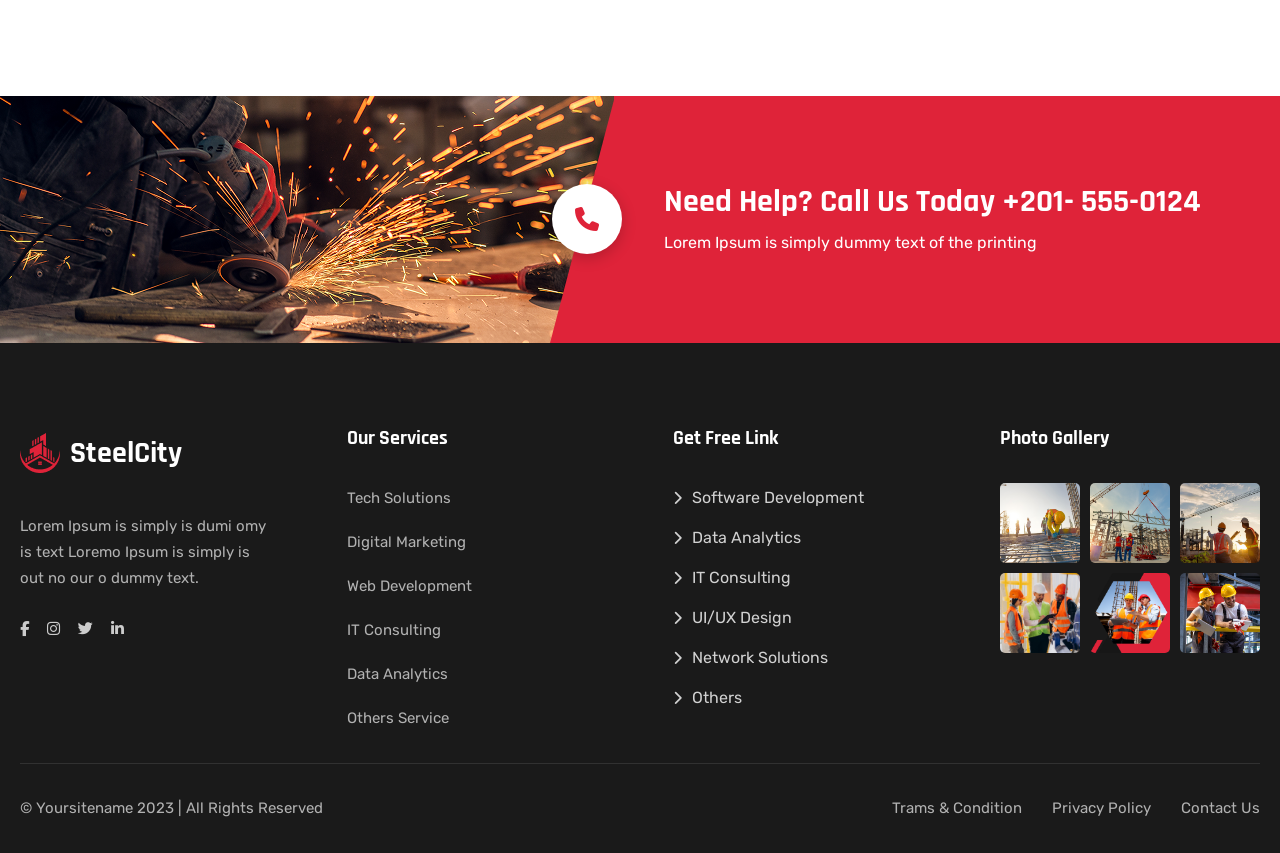
<file: service_details.html>
<!doctype html>
<html lang="en">
  <head>
    <meta charset="UTF-8" />
    <meta name="viewport" content="width=device-width, initial-scale=1.0" />
    <title>SteelCity Development</title>

    <!-- Font Awesome -->
    <link
      rel="stylesheet"
      href="https://cdnjs.cloudflare.com/ajax/libs/font-awesome/6.7.2/css/all.min.css"
    />

    <!-- Google Fonts -->
    <link rel="preconnect" href="https://fonts.googleapis.com" />
    <link rel="preconnect" href="https://fonts.gstatic.com" crossorigin />

    <link
      href="https://fonts.googleapis.com/css2?family=Rajdhani:wght@300;400;500;600;700&family=Rubik:ital,wght@0,300..900;1,300..900&display=swap"
      rel="stylesheet"
    />

    <!-- Your CSS -->
    <link rel="stylesheet" href="style/style.css" />
  </head>

  <body>
    <main>
      <nav class="navbar navbar--page">
        <div class="logo">
          <div class="logo-icon">
            <img src="./images/logo.png" alt="SteelCity logo" />
          </div>
          <div class="logo-text">SteelCity</div>
        </div>

        <ul class="menu" id="nav-menu">
          <li>
            <a href="/index.html">Home</a
            ><i class="fa-solid fa-chevron-down"></i>
          </li>
          <li>
            <a href="/about.html">About Us</a
            ><i class="fa-solid fa-chevron-down"></i>
          </li>
          <li>
            <a href="/service.html">Services</a
            ><i class="fa-solid fa-chevron-down"></i>
          </li>
          <li>
            <a href="/project.html">Projects</a
            ><i class="fa-solid fa-chevron-down"></i>
          </li>
          <li>
            <a href="/blog.html">Blog</a
            ><i class="fa-solid fa-chevron-down"></i>
          </li>
          <li>
            <a href="/team.html">Page</a
            ><i class="fa-solid fa-chevron-down"></i>
          </li>
          <li>
            <a href="/contact.html">Contact</a
            ><i class="fa-solid fa-chevron-down"></i>
          </li>
        </ul>

        <div class="right-side nave-right-side">
          <div class="socials">
            <a href="#"><i class="fa-brands fa-facebook-f"></i></a>
            <a href="#"><i class="fa-brands fa-instagram"></i></a>
            <a href="#"><i class="fa-brands fa-twitter"></i></a>
            <a href="#"><i class="fa-brands fa-linkedin-in"></i></a>
          </div>

          <a href="tel:+18085550111" class="navbar-cta">
            <span class="navbar-cta-icon"
              ><i class="fa-solid fa-phone"></i
            ></span>
            <span class="navbar-cta-text">
              <span class="navbar-cta-label">Need help?</span>
              <span class="navbar-cta-number">(808) 555-0111</span>
            </span>
          </a>

          <button
            class="menu-toggle"
            id="menu-btn"
            aria-label="Toggle Navigation"
          >
            <i class="fa-solid fa-bars"></i>
          </button>
        </div>
      </nav>

      <section class="page-hero">
        <img class="page-hero-bg" src="./images/BG.png" alt="" />

        <div class="page-hero-content">
          <h1 class="section-title section-title--white page-hero-title">
            Service Details
          </h1>

          <div class="breadcrumb">
            <a href="index.html">Home</a>
            <i class="fa-solid fa-chevron-right"></i>
            <span>Service Details</span>
          </div>
        </div>
      </section>

      <section class="service-details-section">
        <div class="service-details-container">
          <div class="service-details-left">
            <div class="service-details-main-img">
              <img
                src="images/service-main.png"
                alt="The Best Service Ever We Provide"
              />
            </div>

            <h2 class="service-details-title">
              The Best Service Ever We Provide
            </h2>

            <p class="service-details-text">
              Aliquam eros justo, posuere loborti viverra laoreet matti
              ullamcorper posuere viverra .Aliquam eros justo, posuere lobortis
              viverra laoreet augue mattis fermentum ullamcorper viverra lat
              Aliquam eros justo, posuere loborti viverra laoreet matti
              ullamcorper posuere viverra .Aliquam eros a posuere lobortis non,
              viverraAliquam eros justo, posuere loborti viverra laoreet matti
              ullamcorper posuere vierra .Aliquam eros justo, posuere lobortis
              viverra laoreet augue mattis fermentum ullamcorper viverra laoreet
              Aliquam eros justo, posuere loborti viverra laoreet matti
              ullamcorper posuere viverra .Aliquam eros justo, posuere lobortis
              non, viverraAliquam eros justo, posuere loborti
            </p>

            <div class="service-feature-grid">
              <div class="service-feature-card">
                <div class="service-feature-icon">
                  <img src="images/shipping.svg" alt="shipping" />
                </div>
                <h4 class="service-feature-title">Project Name</h4>
                <p class="service-feature-desc">
                  Aliquam eros justo, posuere lobortis vive ma laoreet mattis
                  ullamc orper poviverra Aliquam eros justo, posuere
                </p>
              </div>

              <div class="service-feature-card">
                <div class="service-feature-icon">
                  <img src="images/cancel.svg" alt="cancel" />
                </div>
                <h4 class="service-feature-title">Project Name</h4>
                <p class="service-feature-desc">
                  Aliquam eros justo, posuere lobortis vive ma laoreet mattis
                  ullamc orper poviverra Aliquam eros justo, posuere
                </p>
              </div>

              <div class="service-feature-card">
                <div class="service-feature-icon">
                  <img src="images/web.svg" alt="web" />
                </div>
                <h4 class="service-feature-title">Project Name</h4>
                <p class="service-feature-desc">
                  Aliquam eros justo, posuere lobortis vive ma laoreet mattis
                  ullamc orper poviverra Aliquam eros justo, posuere
                </p>
              </div>

              <div class="service-feature-card">
                <div class="service-feature-icon">
                  <img src="images/order.svg" alt="order" />
                </div>
                <h4 class="service-feature-title">Project Name</h4>
                <p class="service-feature-desc">
                  Aliquam eros justo, posuere lobortis vive ma laoreet mattis
                  ullamc orper poviverra Aliquam eros justo, posuere
                </p>
              </div>
            </div>

            <p class="service-details-text">
              Aliquam eros justo, posuere lobortis viverra laoreet mattis
              ullamcorper posuere viverra. Aliquam eros justo, posuere lobortis
              viverra laoreet augue mattis fermentum ullamcorper viverra laoreet
              Aliquam eros justo, posuere lobortis viverra laoreet mattis
              ullamcorper posuere viverra. Aliquam eros justo, posuere lobortis
              non, viverraAliquam eros justo
            </p>

            <h3 class="service-details-subtitle">Your Vision Our Expertise</h3>

            <p class="service-details-text">
              Aliquam eros justo, posuere lobortis viverra laoreet mattis
              ullamcorper posuere viverra. Aliquam eros justo, posuere lobortis
              viverra laoreet augue mattis fermentum ullamcorper viverra iat
              Aliquam eros justo, posuere lobortis viverra laoreet mattis
              ullamcorper posuere viverra. Aliquam eros justo, posuere lobortis
              non, viverraAliquam eros justo, posuere lobortis viverra laoreet
              mattis ullamcorper posuere viverra. Aliquam eros justo, posuere
              lobortis
            </p>

            <div class="service-step-grid">
              <div class="service-step-card">
                <div class="service-step-info">
                  <div class="service-step-icon">
                    <img src="images/site-prep.svg" alt="holding-hand" />
                  </div>
                  <h4>Golden Hammer</h4>
                </div>
                <div class="service-step-number">01</div>
              </div>

              <div class="service-step-card">
                <div class="service-step-info">
                  <div class="service-step-icon">
                    <img src="images/site-prep.svg" alt="holding-hand" />
                  </div>
                  <h4>Site Preparation</h4>
                </div>
                <div class="service-step-number">02</div>
              </div>

              <div class="service-step-card">
                <div class="service-step-info">
                  <div class="service-step-icon">
                    <img src="images/site-prep.svg" alt="holding-hand" />
                  </div>
                  <h4>Master Frame</h4>
                </div>
                <div class="service-step-number">03</div>
              </div>

              <div class="service-step-card">
                <div class="service-step-info">
                  <div class="service-step-icon">
                    <img src="images/site-prep.svg" alt="holding-hand" />
                  </div>
                  <h4>Strong Haven</h4>
                </div>
                <div class="service-step-number">04</div>
              </div>
            </div>

            <p class="service-details-text">
              Aliquam eros justo, posuere lobortis viverra laoreet mattis
              ullamcorper posuere viverra. Aliquam eros justo, posuere lobortis
              viverra laoreet augue mattis fermentum ullamcorper viverra laoreet
              Aliquam eros justo, posuere lobortis viverra laoreet mattis
              ullamcorper posuere viverra. Aliquam eros justo, posuere lobortis
              non, viverraAliquam eros justo
            </p>
          </div>

          <div class="service-details-right">
            <div class="service-sidebar-widget">
              <div class="sidebar-widget-top">
                <h3 class="service-widget-title">The Project Is Start</h3>
                <span class="service-widget-category"
                  >Planing, Real Estate</span
                >

                <p class="service-widget-text">
                  Aliquam eros justo, posuere lobortis vive ma laoreet mattis
                  ullamc orper poviverra Aliquam eros justo, posuere
                </p>
              </div>

              <div class="sidebar-widget-buttom">
                <h4 class="service-widget-subtitle">Big project</h4>

                <p class="service-widget-text">
                  Aliquam eros justo, posuere lobos et mattis ullamcorper
                  posuere viverra.
                </p>

                <ul class="service-checklist">
                  <li>
                    <i class="fa-regular fa-circle-check"></i> Mistakes To Avoid
                    to dum Aliquam.
                  </li>
                  <li>
                    <i class="fa-regular fa-circle-check"></i> Your Startup
                    industry stan Aliquam
                  </li>
                  <li>
                    <i class="fa-regular fa-circle-check"></i> Knew About Fonts
                    text posuere
                  </li>
                </ul>
                <button class="btn btn-primary" style="width: 214px">
                  REQUEST SERVICE
                  <i class="fa-solid fa-plus" style="margin-left: 5px"></i>
                </button>
              </div>
            </div>
          </div>
        </div>
      </section>

      <section class="call-banner-section">
        <div class="call-banner-img">
          <img src="images/worker.png" alt="Need Help" />
        </div>

        <div class="call-banner-content">
          <div class="call-banner-icon">
            <i class="fa-solid fa-phone"></i>
          </div>

          <div class="call-banner-text">
            <h2>Need Help? Call Us Today +201- 555-0124</h2>
            <p>Lorem Ipsum is simply dummy text of the printing</p>
          </div>
        </div>
      </section>

      <footer class="site-footer site-footer--page">
        <div class="footer-top">
          <div class="footer-col footer-col--about">
            <div class="logo">
              <div class="logo-icon">
                <img src="./images/logo.png" alt="SteelCity logo" />
              </div>
              <div class="logo-text">SteelCity</div>
            </div>

            <p class="footer-about-text">
              Lorem Ipsum is simply is dumi omy is text Loremo Ipsum is simply
              is out no our o dummy text.
            </p>

            <div class="footer-socials">
              <a href="#" class="footer-social-icon" aria-label="Facebook"
                ><i class="fa-brands fa-facebook-f"></i
              ></a>
              <a href="#" class="footer-social-icon" aria-label="Instagram"
                ><i class="fa-brands fa-instagram"></i
              ></a>
              <a href="#" class="footer-social-icon" aria-label="Twitter"
                ><i class="fa-brands fa-twitter"></i
              ></a>
              <a href="#" class="footer-social-icon" aria-label="LinkedIn"
                ><i class="fa-brands fa-linkedin-in"></i
              ></a>
            </div>
          </div>

          <div class="footer-col footer-col--services">
            <h4 class="footer-heading">Our Services</h4>
            <ul class="footer-links footer-links--simple">
              <li><a href="#">Tech Solutions</a></li>
              <li><a href="#">Digital Marketing</a></li>
              <li><a href="#">Web Development</a></li>
              <li><a href="#">IT Consulting</a></li>
              <li><a href="#">Data Analytics</a></li>
              <li><a href="#">Others Service</a></li>
            </ul>
          </div>

          <div class="footer-col footer-col--links">
            <h4 class="footer-heading">Get Free Link</h4>
            <ul class="footer-links">
              <li>
                <a href="#"
                  ><i class="fa-solid fa-chevron-right"></i> Software
                  Development</a
                >
              </li>
              <li>
                <a href="#"
                  ><i class="fa-solid fa-chevron-right"></i> Data Analytics</a
                >
              </li>
              <li>
                <a href="#"
                  ><i class="fa-solid fa-chevron-right"></i> IT Consulting</a
                >
              </li>
              <li>
                <a href="#"
                  ><i class="fa-solid fa-chevron-right"></i> UI/UX Design</a
                >
              </li>
              <li>
                <a href="#"
                  ><i class="fa-solid fa-chevron-right"></i> Network
                  Solutions</a
                >
              </li>
              <li>
                <a href="#"><i class="fa-solid fa-chevron-right"></i> Others</a>
              </li>
            </ul>
          </div>

          <div class="footer-col footer-col--gallery">
            <h4 class="footer-heading">Photo Gallery</h4>
            <div class="footer-gallery-grid">
              <a href="#" class="footer-gallery-item"
                ><img src="./images/work-1.png" alt="Gallery 1"
              /></a>
              <a href="#" class="footer-gallery-item"
                ><img src="./images/work-2.png" alt="Gallery 2"
              /></a>
              <a href="#" class="footer-gallery-item"
                ><img src="./images/work-3.png" alt="Gallery 3"
              /></a>
              <a href="#" class="footer-gallery-item"
                ><img src="./images/worker-1.png" alt="Gallery 4"
              /></a>
              <a href="#" class="footer-gallery-item"
                ><img src="./images/workers-hexagon.png" alt="Gallery 5"
              /></a>
              <a href="#" class="footer-gallery-item"
                ><img src="./images/contact-workers.png" alt="Gallery 6"
              /></a>
            </div>
          </div>
        </div>

        <div class="footer-bottom">
          <div>
            <p>&copy; Yoursitename 2023 | All Rights Reserved</p>
          </div>
          <div class="footer-bottom-links">
            <a href="#">Trams &amp; Condition</a>
            <a href="#">Privacy Policy</a>
            <a href="#">Contact Us</a>
          </div>
        </div>
      </footer>
    </main>
  </body>

  <script>
    const menuBtn = document.getElementById("menu-btn");
    const navMenu = document.getElementById("nav-menu");

    menuBtn.addEventListener("click", (e) => {
      e.stopPropagation();
      navMenu.classList.toggle("active");
    });

    navMenu.addEventListener("click", (e) => {
      e.stopPropagation();
    });

    document.addEventListener("click", () => {
      if (navMenu.classList.contains("active")) {
        navMenu.classList.remove("active");
      }
    });
  </script>
</html>
</file>
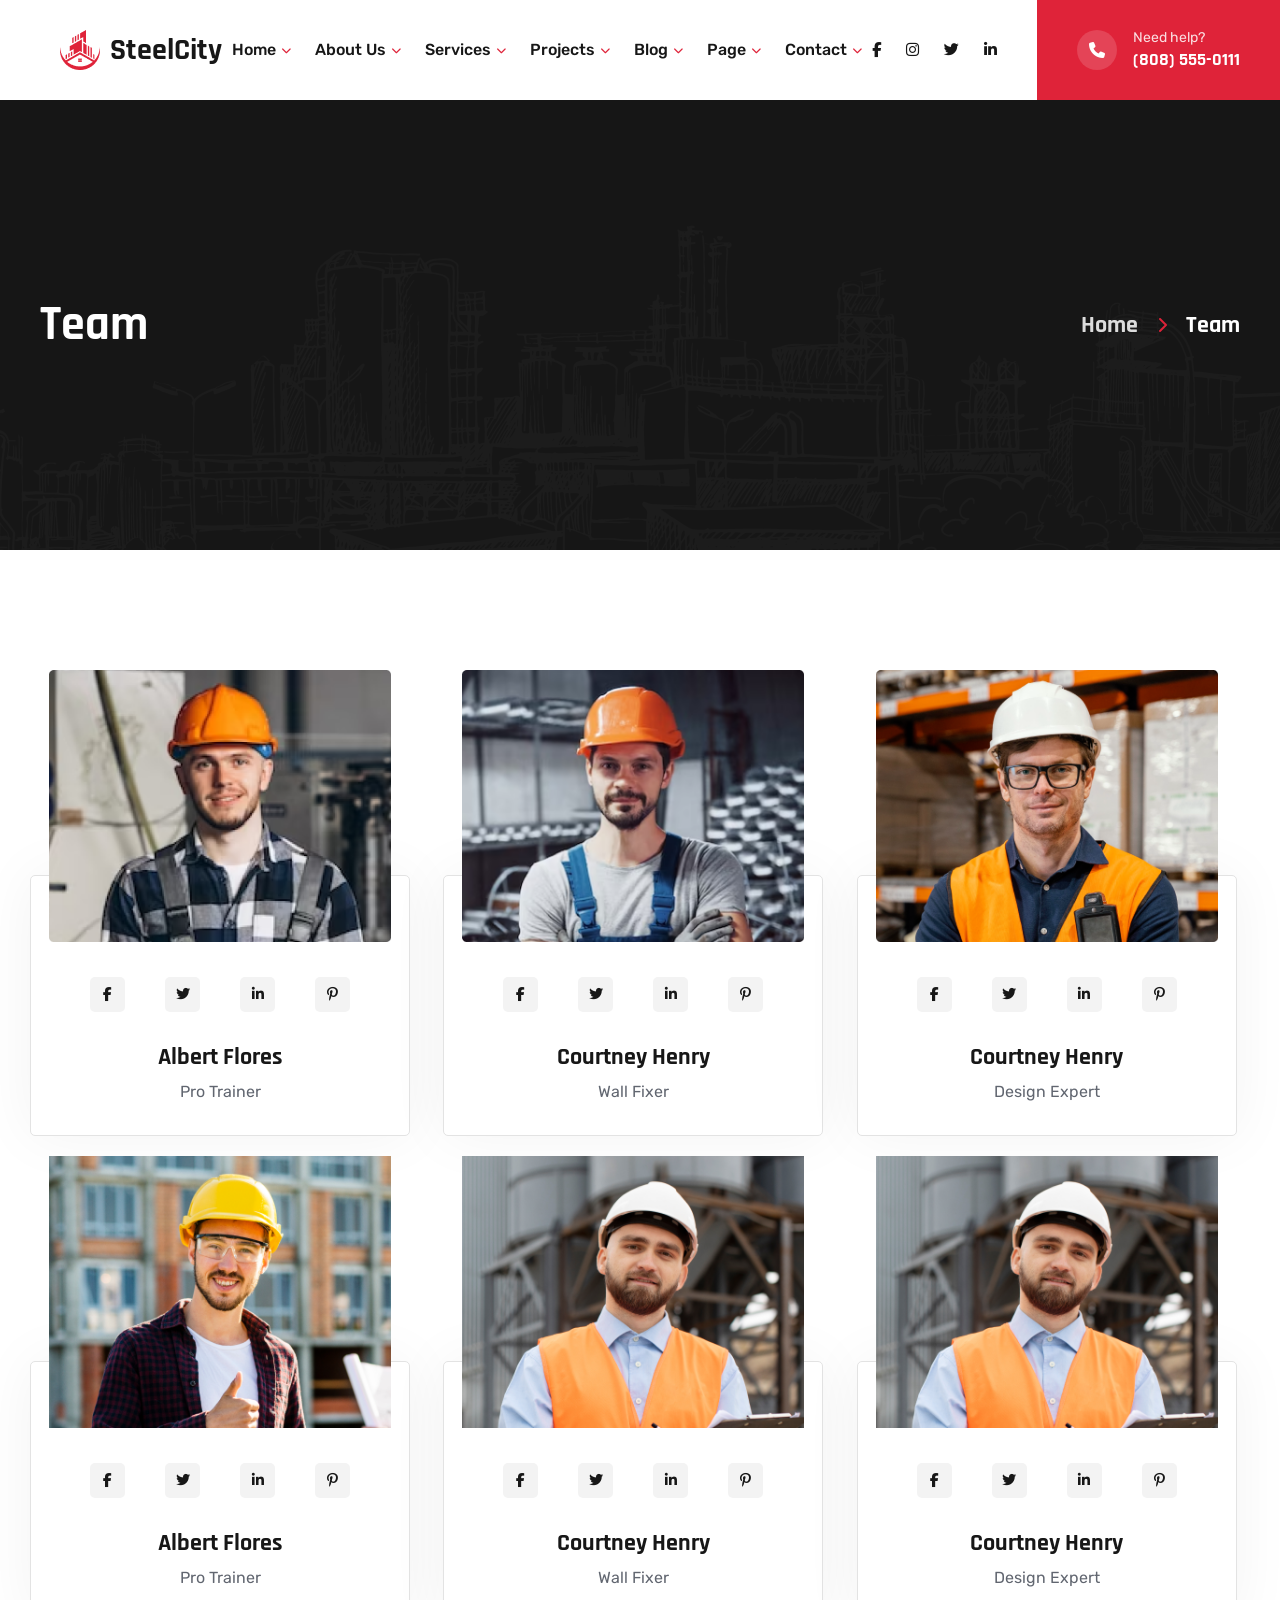
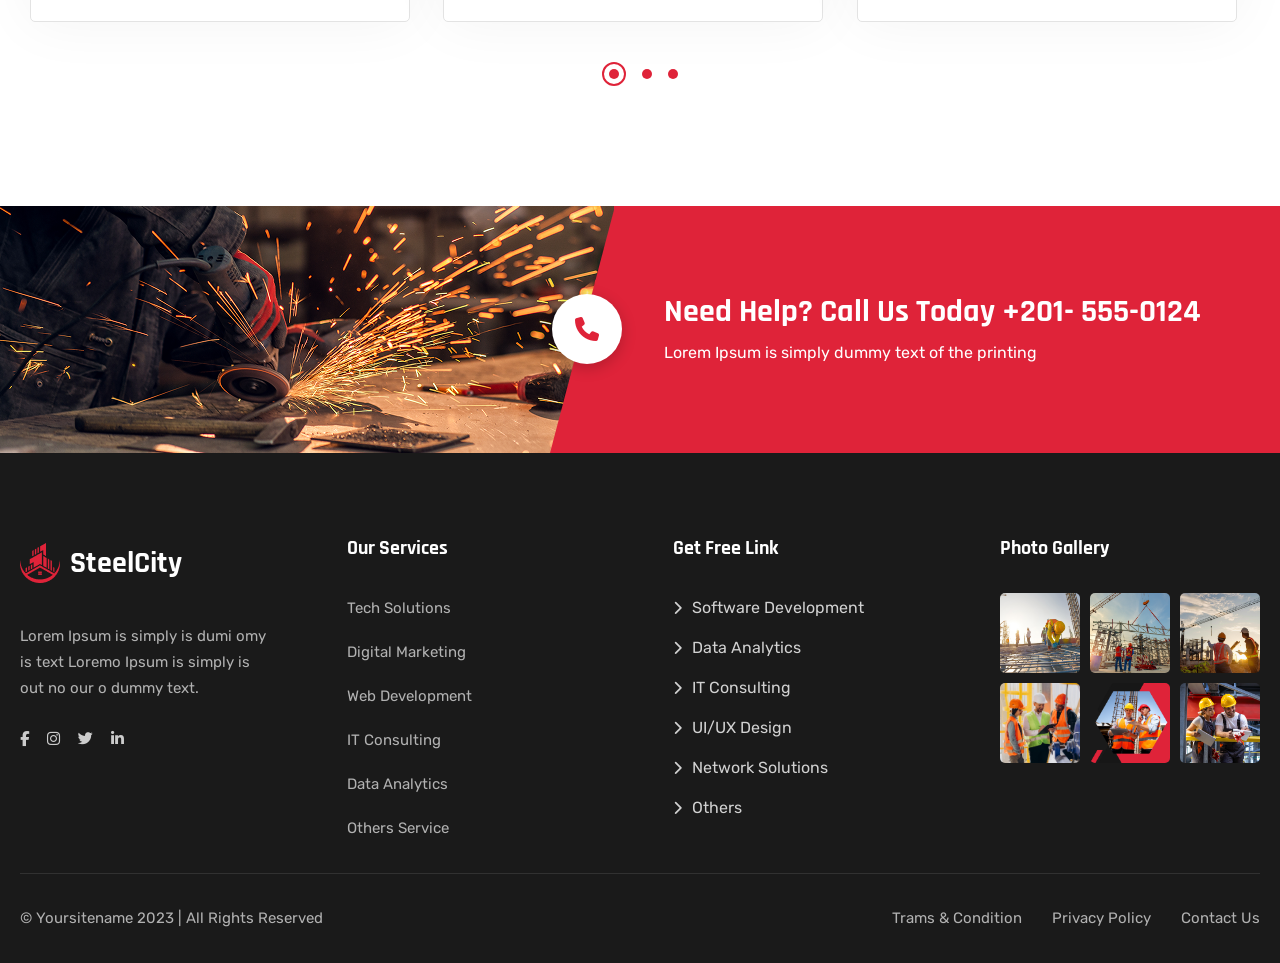
<file: team.html>
<!doctype html>
<html lang="en">
  <head>
    <meta charset="UTF-8" />
    <meta name="viewport" content="width=device-width, initial-scale=1.0" />
    <title>SteelCity Development</title>

    <!-- Font Awesome -->
    <link
      rel="stylesheet"
      href="https://cdnjs.cloudflare.com/ajax/libs/font-awesome/6.7.2/css/all.min.css"
    />

    <!-- Google Fonts -->
    <link rel="preconnect" href="https://fonts.googleapis.com" />
    <link rel="preconnect" href="https://fonts.gstatic.com" crossorigin />

    <link
      href="https://fonts.googleapis.com/css2?family=Rajdhani:wght@300;400;500;600;700&family=Rubik:ital,wght@0,300..900;1,300..900&display=swap"
      rel="stylesheet"
    />

    <!-- Your CSS -->
    <link rel="stylesheet" href="style/style.css" />
  </head>

  <body>
    <main>
      <nav class="navbar navbar--page">
        <div class="logo">
          <div class="logo-icon">
            <img src="./images/logo.png" alt="SteelCity logo" />
          </div>
          <div class="logo-text">SteelCity</div>
        </div>

        <ul class="menu" id="nav-menu">
          <li>
            <a href="/index.html">Home</a
            ><i class="fa-solid fa-chevron-down"></i>
          </li>
          <li>
            <a href="/about.html">About Us</a
            ><i class="fa-solid fa-chevron-down"></i>
          </li>
          <li>
            <a href="/service.html">Services</a
            ><i class="fa-solid fa-chevron-down"></i>
          </li>
          <li>
            <a href="/project.html">Projects</a
            ><i class="fa-solid fa-chevron-down"></i>
          </li>
          <li>
            <a href="/blog.html">Blog</a
            ><i class="fa-solid fa-chevron-down"></i>
          </li>
          <li>
            <a href="/team.html">Page</a
            ><i class="fa-solid fa-chevron-down"></i>
          </li>
          <li>
            <a href="/contact.html">Contact</a
            ><i class="fa-solid fa-chevron-down"></i>
          </li>
        </ul>

        <div class="right-side nave-right-side">
          <div class="socials">
            <a href="#"><i class="fa-brands fa-facebook-f"></i></a>
            <a href="#"><i class="fa-brands fa-instagram"></i></a>
            <a href="#"><i class="fa-brands fa-twitter"></i></a>
            <a href="#"><i class="fa-brands fa-linkedin-in"></i></a>
          </div>

          <a href="tel:+18085550111" class="navbar-cta">
            <span class="navbar-cta-icon"
              ><i class="fa-solid fa-phone"></i
            ></span>
            <span class="navbar-cta-text">
              <span class="navbar-cta-label">Need help?</span>
              <span class="navbar-cta-number">(808) 555-0111</span>
            </span>
          </a>

          <button
            class="menu-toggle"
            id="menu-btn"
            aria-label="Toggle Navigation"
          >
            <i class="fa-solid fa-bars"></i>
          </button>
        </div>
      </nav>

      <section class="page-hero">
        <img class="page-hero-bg" src="./images/BG.png" alt="" />

        <div class="page-hero-content">
          <h1 class="section-title section-title--white page-hero-title">
            Team
          </h1>

          <div class="breadcrumb">
            <a href="index.html">Home</a>
            <i class="fa-solid fa-chevron-right"></i>
            <span>Team</span>
          </div>
        </div>
      </section>

      <section class="team-section page-team-section">
        <div class="team-grid">
          <div class="team-item">
            <div class="team-photo">
              <img src="./images/mamber-1.png" alt="Albert Flores" />
            </div>
            <div class="team-card page-team-card">
              <div class="social-icons">
                <a href="#" class="social-icon-box" aria-label="Facebook"
                  ><i class="fa-brands fa-facebook-f"></i
                ></a>
                <a href="#" class="social-icon-box" aria-label="Twitter"
                  ><i class="fa-brands fa-twitter"></i
                ></a>
                <a href="#" class="social-icon-box" aria-label="LinkedIn"
                  ><i class="fa-brands fa-linkedin-in"></i
                ></a>
                <a href="#" class="social-icon-box" aria-label="Pinterest"
                  ><i class="fa-brands fa-pinterest-p"></i
                ></a>
              </div>
              <h4 class="team-name">Albert Flores</h4>
              <p class="team-role">Pro Trainer</p>
            </div>
          </div>

          <div class="team-item">
            <div class="team-photo">
              <img src="./images/mamber-2.png" alt="Albert Flores" />
            </div>
            <div class="team-card page-team-card">
              <div class="social-icons">
                <a href="#" class="social-icon-box" aria-label="Facebook"
                  ><i class="fa-brands fa-facebook-f"></i
                ></a>
                <a href="#" class="social-icon-box" aria-label="Twitter"
                  ><i class="fa-brands fa-twitter"></i
                ></a>
                <a href="#" class="social-icon-box" aria-label="LinkedIn"
                  ><i class="fa-brands fa-linkedin-in"></i
                ></a>
                <a href="#" class="social-icon-box" aria-label="Pinterest"
                  ><i class="fa-brands fa-pinterest-p"></i
                ></a>
              </div>
              <h4 class="team-name">Courtney Henry</h4>
              <p class="team-role">Wall Fixer</p>
            </div>
          </div>

          <div class="team-item">
            <div class="team-photo">
              <img src="./images/mamber-3.png" alt="Albert Flores" />
            </div>
            <div class="team-card page-team-card">
              <div class="social-icons">
                <a href="#" class="social-icon-box" aria-label="Facebook"
                  ><i class="fa-brands fa-facebook-f"></i
                ></a>
                <a href="#" class="social-icon-box" aria-label="Twitter"
                  ><i class="fa-brands fa-twitter"></i
                ></a>
                <a href="#" class="social-icon-box" aria-label="LinkedIn"
                  ><i class="fa-brands fa-linkedin-in"></i
                ></a>
                <a href="#" class="social-icon-box" aria-label="Pinterest"
                  ><i class="fa-brands fa-pinterest-p"></i
                ></a>
              </div>
              <h4 class="team-name">Courtney Henry</h4>
              <p class="team-role">Design Expert</p>
            </div>
          </div>

          <div class="team-item">
            <div class="team-photo">
              <img src="./images/mamber-4.png" alt="Albert Flores" />
            </div>
            <div class="team-card page-team-card">
              <div class="social-icons">
                <a href="#" class="social-icon-box" aria-label="Facebook"
                  ><i class="fa-brands fa-facebook-f"></i
                ></a>
                <a href="#" class="social-icon-box" aria-label="Twitter"
                  ><i class="fa-brands fa-twitter"></i
                ></a>
                <a href="#" class="social-icon-box" aria-label="LinkedIn"
                  ><i class="fa-brands fa-linkedin-in"></i
                ></a>
                <a href="#" class="social-icon-box" aria-label="Pinterest"
                  ><i class="fa-brands fa-pinterest-p"></i
                ></a>
              </div>
              <h4 class="team-name">Albert Flores</h4>
              <p class="team-role">Pro Trainer</p>
            </div>
          </div>

          <div class="team-item">
            <div class="team-photo">
              <img src="./images/mamber-5.png" alt="Albert Flores" />
            </div>
            <div class="team-card page-team-card">
              <div class="social-icons">
                <a href="#" class="social-icon-box" aria-label="Facebook"
                  ><i class="fa-brands fa-facebook-f"></i
                ></a>
                <a href="#" class="social-icon-box" aria-label="Twitter"
                  ><i class="fa-brands fa-twitter"></i
                ></a>
                <a href="#" class="social-icon-box" aria-label="LinkedIn"
                  ><i class="fa-brands fa-linkedin-in"></i
                ></a>
                <a href="#" class="social-icon-box" aria-label="Pinterest"
                  ><i class="fa-brands fa-pinterest-p"></i
                ></a>
              </div>
              <h4 class="team-name">Courtney Henry</h4>
              <p class="team-role">Wall Fixer</p>
            </div>
          </div>

          <div class="team-item">
            <div class="team-photo">
              <img src="./images/mamber-5.png" alt="Albert Flores" />
            </div>
            <div class="team-card page-team-card">
              <div class="social-icons">
                <a href="#" class="social-icon-box" aria-label="Facebook"
                  ><i class="fa-brands fa-facebook-f"></i
                ></a>
                <a href="#" class="social-icon-box" aria-label="Twitter"
                  ><i class="fa-brands fa-twitter"></i
                ></a>
                <a href="#" class="social-icon-box" aria-label="LinkedIn"
                  ><i class="fa-brands fa-linkedin-in"></i
                ></a>
                <a href="#" class="social-icon-box" aria-label="Pinterest"
                  ><i class="fa-brands fa-pinterest-p"></i
                ></a>
              </div>
              <h4 class="team-name">Courtney Henry</h4>
              <p class="team-role">Design Expert</p>
            </div>
          </div>
        </div>

        <div class="team-dots">
          <button class="dot dot--active" aria-label="Slide 1">
            <span></span>
          </button>
          <button class="dot" aria-label="Slide 2"></button>
          <button class="dot" aria-label="Slide 3"></button>
        </div>
      </section>

      <section class="call-banner-section">
        <div class="call-banner-img">
          <img src="images/worker.png" alt="Need Help" />
        </div>

        <div class="call-banner-content">
          <div class="call-banner-icon">
            <i class="fa-solid fa-phone"></i>
          </div>

          <div class="call-banner-text">
            <h2>Need Help? Call Us Today +201- 555-0124</h2>
            <p>Lorem Ipsum is simply dummy text of the printing</p>
          </div>
        </div>
      </section>

      <footer class="site-footer site-footer--page">
        <div class="footer-top">
          <div class="footer-col footer-col--about">
            <div class="logo">
              <div class="logo-icon">
                <img src="./images/logo.png" alt="SteelCity logo" />
              </div>
              <div class="logo-text">SteelCity</div>
            </div>

            <p class="footer-about-text">
              Lorem Ipsum is simply is dumi omy is text Loremo Ipsum is simply
              is out no our o dummy text.
            </p>

            <div class="footer-socials">
              <a href="#" class="footer-social-icon" aria-label="Facebook"
                ><i class="fa-brands fa-facebook-f"></i
              ></a>
              <a href="#" class="footer-social-icon" aria-label="Instagram"
                ><i class="fa-brands fa-instagram"></i
              ></a>
              <a href="#" class="footer-social-icon" aria-label="Twitter"
                ><i class="fa-brands fa-twitter"></i
              ></a>
              <a href="#" class="footer-social-icon" aria-label="LinkedIn"
                ><i class="fa-brands fa-linkedin-in"></i
              ></a>
            </div>
          </div>

          <div class="footer-col footer-col--services">
            <h4 class="footer-heading">Our Services</h4>
            <ul class="footer-links footer-links--simple">
              <li><a href="#">Tech Solutions</a></li>
              <li><a href="#">Digital Marketing</a></li>
              <li><a href="#">Web Development</a></li>
              <li><a href="#">IT Consulting</a></li>
              <li><a href="#">Data Analytics</a></li>
              <li><a href="#">Others Service</a></li>
            </ul>
          </div>

          <div class="footer-col footer-col--links">
            <h4 class="footer-heading">Get Free Link</h4>
            <ul class="footer-links">
              <li>
                <a href="#"
                  ><i class="fa-solid fa-chevron-right"></i> Software
                  Development</a
                >
              </li>
              <li>
                <a href="#"
                  ><i class="fa-solid fa-chevron-right"></i> Data Analytics</a
                >
              </li>
              <li>
                <a href="#"
                  ><i class="fa-solid fa-chevron-right"></i> IT Consulting</a
                >
              </li>
              <li>
                <a href="#"
                  ><i class="fa-solid fa-chevron-right"></i> UI/UX Design</a
                >
              </li>
              <li>
                <a href="#"
                  ><i class="fa-solid fa-chevron-right"></i> Network
                  Solutions</a
                >
              </li>
              <li>
                <a href="#"><i class="fa-solid fa-chevron-right"></i> Others</a>
              </li>
            </ul>
          </div>

          <div class="footer-col footer-col--gallery">
            <h4 class="footer-heading">Photo Gallery</h4>
            <div class="footer-gallery-grid">
              <a href="#" class="footer-gallery-item"
                ><img src="./images/work-1.png" alt="Gallery 1"
              /></a>
              <a href="#" class="footer-gallery-item"
                ><img src="./images/work-2.png" alt="Gallery 2"
              /></a>
              <a href="#" class="footer-gallery-item"
                ><img src="./images/work-3.png" alt="Gallery 3"
              /></a>
              <a href="#" class="footer-gallery-item"
                ><img src="./images/worker-1.png" alt="Gallery 4"
              /></a>
              <a href="#" class="footer-gallery-item"
                ><img src="./images/workers-hexagon.png" alt="Gallery 5"
              /></a>
              <a href="#" class="footer-gallery-item"
                ><img src="./images/contact-workers.png" alt="Gallery 6"
              /></a>
            </div>
          </div>
        </div>

        <div class="footer-bottom">
          <div>
            <p>&copy; Yoursitename 2023 | All Rights Reserved</p>
          </div>
          <div class="footer-bottom-links">
            <a href="#">Trams &amp; Condition</a>
            <a href="#">Privacy Policy</a>
            <a href="#">Contact Us</a>
          </div>
        </div>
      </footer>
    </main>
  </body>

  <script>
    const menuBtn = document.getElementById("menu-btn");
    const navMenu = document.getElementById("nav-menu");

    menuBtn.addEventListener("click", (e) => {
      e.stopPropagation();
      navMenu.classList.toggle("active");
    });

    navMenu.addEventListener("click", (e) => {
      e.stopPropagation();
    });

    document.addEventListener("click", () => {
      if (navMenu.classList.contains("active")) {
        navMenu.classList.remove("active");
      }
    });
  </script>
</html>
</file>
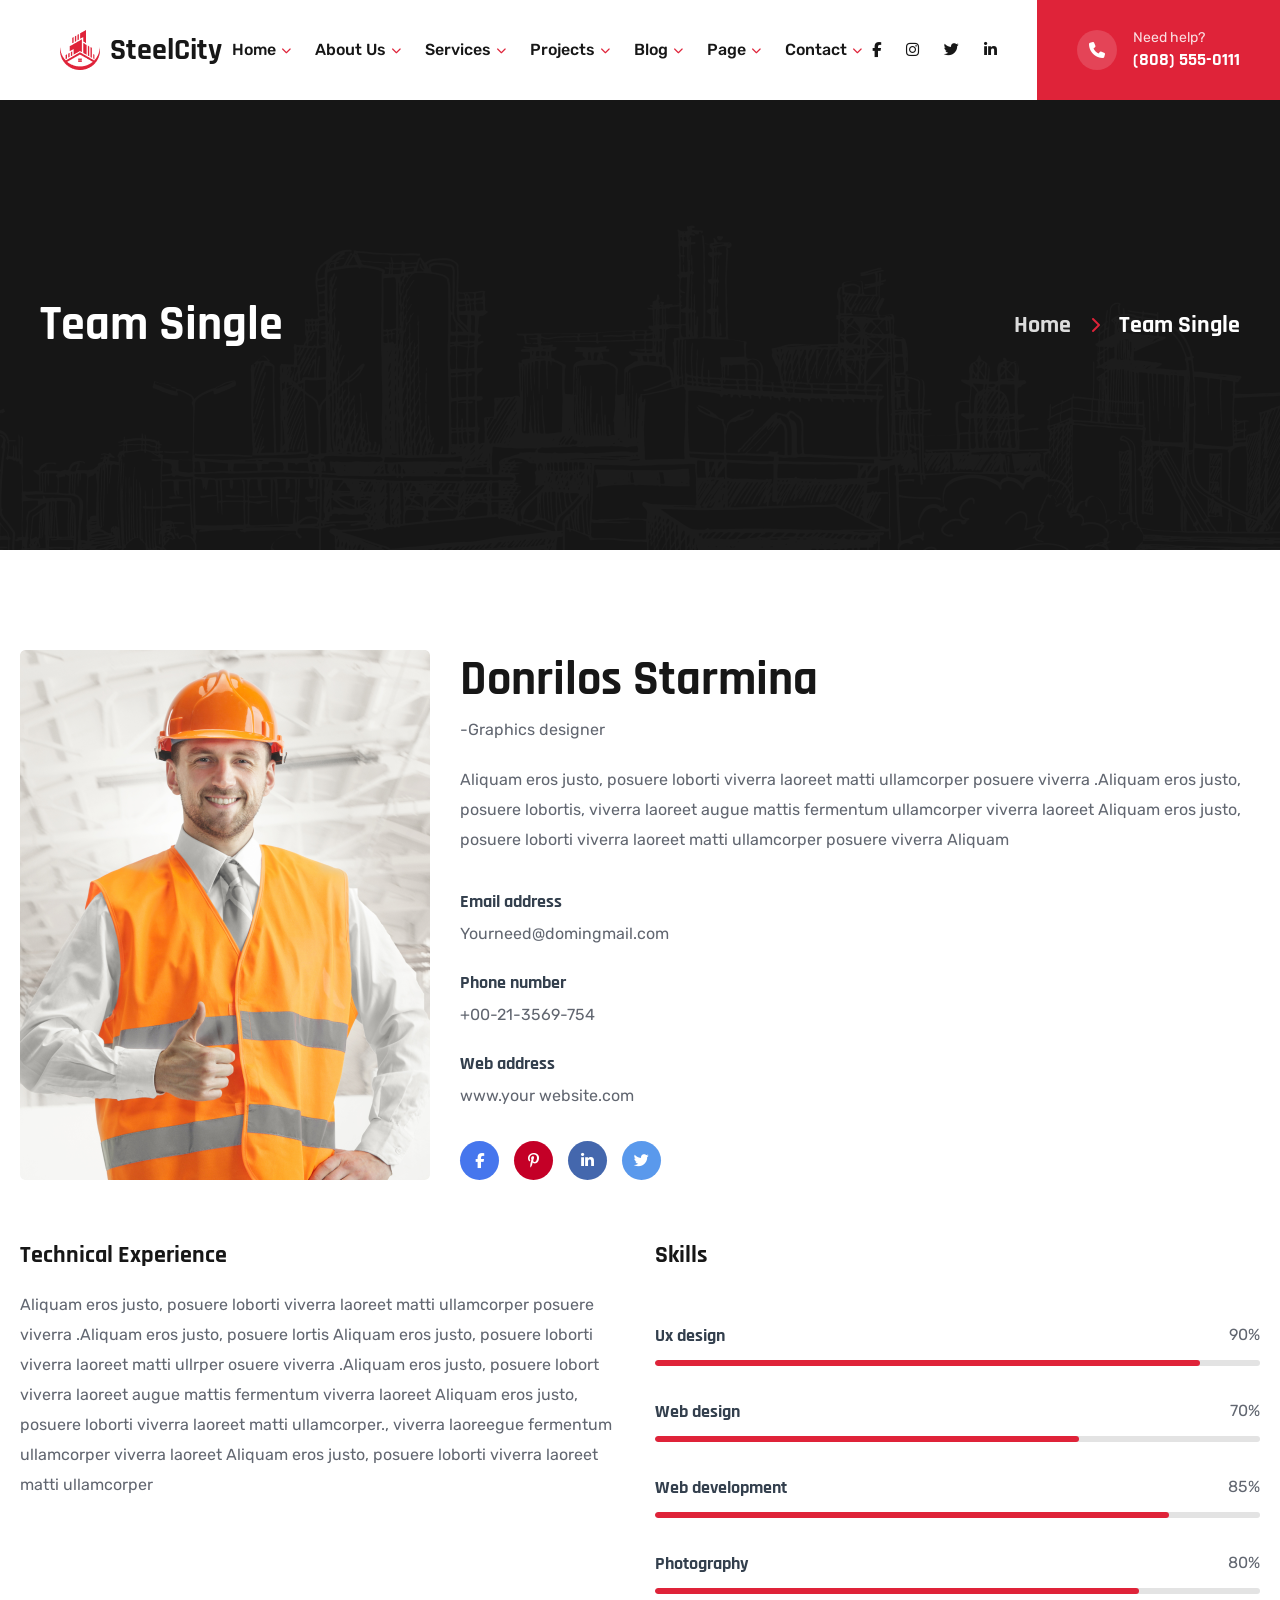
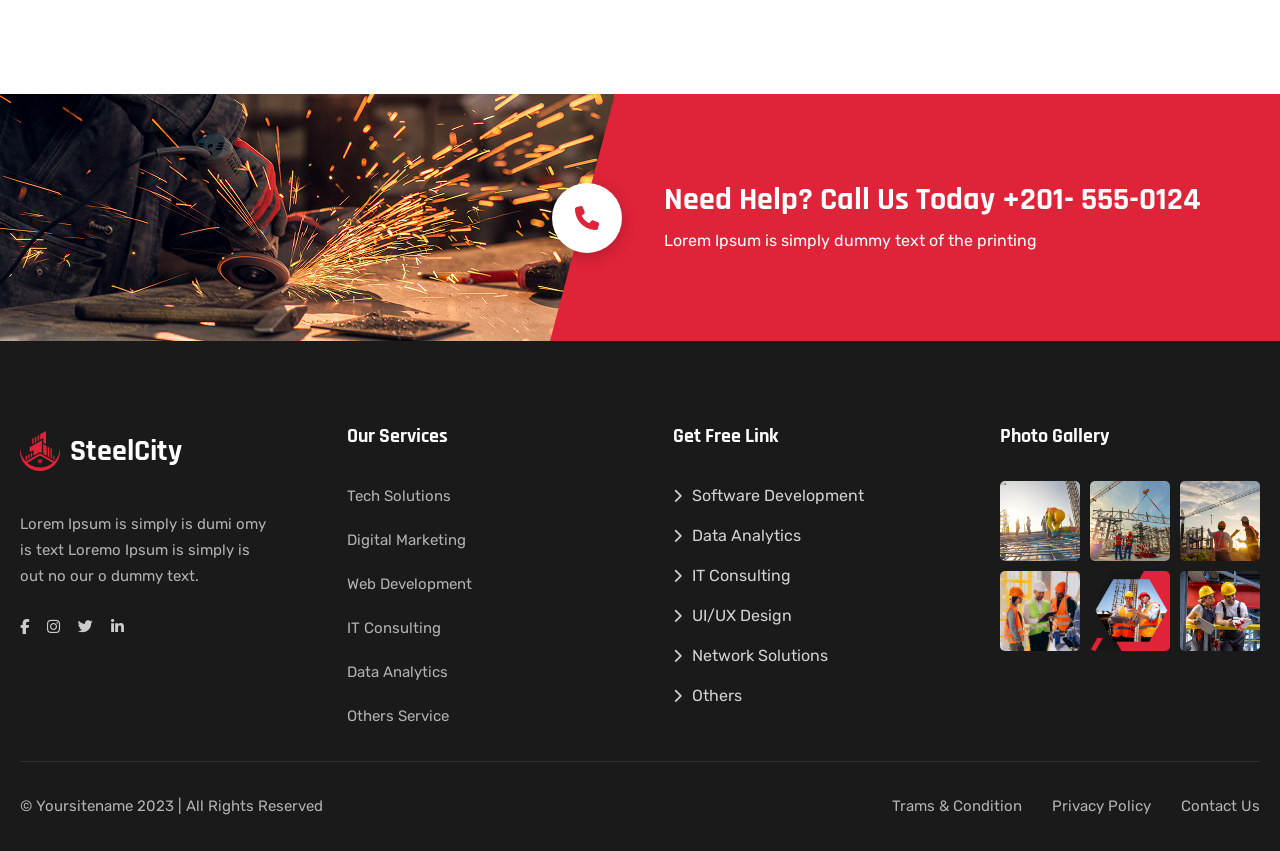
<file: team_single.html>
<!doctype html>
<html lang="en">
  <head>
    <meta charset="UTF-8" />
    <meta name="viewport" content="width=device-width, initial-scale=1.0" />
    <title>SteelCity Development</title>

    <!-- Font Awesome -->
    <link
      rel="stylesheet"
      href="https://cdnjs.cloudflare.com/ajax/libs/font-awesome/6.7.2/css/all.min.css"
    />

    <!-- Google Fonts -->
    <link rel="preconnect" href="https://fonts.googleapis.com" />
    <link rel="preconnect" href="https://fonts.gstatic.com" crossorigin />

    <link
      href="https://fonts.googleapis.com/css2?family=Rajdhani:wght@300;400;500;600;700&family=Rubik:ital,wght@0,300..900;1,300..900&display=swap"
      rel="stylesheet"
    />

    <!-- Your CSS -->
    <link rel="stylesheet" href="style/style.css" />
  </head>

  <body>
    <main>
      <nav class="navbar navbar--page">
        <div class="logo">
          <div class="logo-icon">
            <img src="./images/logo.png" alt="SteelCity logo" />
          </div>
          <div class="logo-text">SteelCity</div>
        </div>

        <ul class="menu" id="nav-menu">
          <li>
            <a href="/index.html">Home</a
            ><i class="fa-solid fa-chevron-down"></i>
          </li>
          <li>
            <a href="/about.html">About Us</a
            ><i class="fa-solid fa-chevron-down"></i>
          </li>
          <li>
            <a href="/service.html">Services</a
            ><i class="fa-solid fa-chevron-down"></i>
          </li>
          <li>
            <a href="/project.html">Projects</a
            ><i class="fa-solid fa-chevron-down"></i>
          </li>
          <li>
            <a href="/blog.html">Blog</a
            ><i class="fa-solid fa-chevron-down"></i>
          </li>
          <li>
            <a href="/team.html">Page</a
            ><i class="fa-solid fa-chevron-down"></i>
          </li>
          <li>
            <a href="/contact.html">Contact</a
            ><i class="fa-solid fa-chevron-down"></i>
          </li>
        </ul>

        <div class="right-side nave-right-side">
          <div class="socials">
            <a href="#"><i class="fa-brands fa-facebook-f"></i></a>
            <a href="#"><i class="fa-brands fa-instagram"></i></a>
            <a href="#"><i class="fa-brands fa-twitter"></i></a>
            <a href="#"><i class="fa-brands fa-linkedin-in"></i></a>
          </div>

          <a href="tel:+18085550111" class="navbar-cta">
            <span class="navbar-cta-icon"
              ><i class="fa-solid fa-phone"></i
            ></span>
            <span class="navbar-cta-text">
              <span class="navbar-cta-label">Need help?</span>
              <span class="navbar-cta-number">(808) 555-0111</span>
            </span>
          </a>

          <button
            class="menu-toggle"
            id="menu-btn"
            aria-label="Toggle Navigation"
          >
            <i class="fa-solid fa-bars"></i>
          </button>
        </div>
      </nav>

      <section class="page-hero">
        <img class="page-hero-bg" src="./images/BG.png" alt="" />

        <div class="page-hero-content">
          <h1 class="section-title section-title--white page-hero-title">
            Team Single
          </h1>

          <div class="breadcrumb">
            <a href="index.html">Home</a>
            <i class="fa-solid fa-chevron-right"></i>
            <span>Team Single</span>
          </div>
        </div>
      </section>

      <section class="profile-section">
        <div class="profile-top">
          <div class="profile-image">
            <img src="./images/donrilos.png" alt="Donrilos Starmina" />
          </div>

          <div class="profile-content">
            <h1 class="section-title profile-name">Donrilos Starmina</h1>
            <p class="profile-role">-Graphics designer</p>

            <p class="profile-desc">
              Aliquam eros justo, posuere loborti viverra laoreet matti
              ullamcorper posuere viverra .Aliquam eros justo, posuere lobortis,
              viverra laoreet augue mattis fermentum ullamcorper viverra laoreet
              Aliquam eros justo, posuere loborti viverra laoreet matti
              ullamcorper posuere viverra Aliquam
            </p>

            <div class="profile-info-list">
              <div class="profile-info-item">
                <h4>Email address</h4>
                <p>Yourneed@domingmail.com</p>
              </div>
              <div class="profile-info-item">
                <h4>Phone number</h4>
                <p>+00-21-3569-754</p>
              </div>
              <div class="profile-info-item">
                <h4>Web address</h4>
                <p>www.your website.com</p>
              </div>
            </div>

            <div class="profile-socials">
              <a
                href="#"
                class="profile-social-icon profile-social-icon--facebook"
                aria-label="Facebook"
                ><i class="fa-brands fa-facebook-f"></i
              ></a>
              <a
                href="#"
                class="profile-social-icon profile-social-icon--pinterest"
                aria-label="Pinterest"
                ><i class="fa-brands fa-pinterest-p"></i
              ></a>
              <a
                href="#"
                class="profile-social-icon profile-social-icon--linkedin"
                aria-label="LinkedIn"
                ><i class="fa-brands fa-linkedin-in"></i
              ></a>
              <a
                href="#"
                class="profile-social-icon profile-social-icon--twitter"
                aria-label="Twitter"
                ><i class="fa-brands fa-twitter"></i
              ></a>
            </div>
          </div>
        </div>

        <div class="profile-bottom">
          <div class="profile-experience">
            <h3 class="service-title">Technical Experience</h3>
            <p>
              Aliquam eros justo, posuere loborti viverra laoreet matti
              ullamcorper posuere viverra .Aliquam eros justo, posuere lortis
              Aliquam eros justo, posuere loborti viverra laoreet matti ullrper
              osuere viverra .Aliquam eros justo, posuere lobort viverra laoreet
              augue mattis fermentum viverra laoreet Aliquam eros justo, posuere
              loborti viverra laoreet matti ullamcorper., viverra laoreegue
              fermentum ullamcorper viverra laoreet Aliquam eros justo, posuere
              loborti viverra laoreet matti ullamcorper
            </p>
          </div>

          <div class="profile-skills">
            <h3 class="service-title">Skills</h3>

            <div class="skill-item">
              <div class="skill-header">
                <h4 class="skill-name">Ux design</h4>
                <span class="skill-percent">90%</span>
              </div>
              <div class="skill-bar">
                <div class="skill-bar-fill" style="width: 90%"></div>
              </div>
            </div>

            <div class="skill-item">
              <div class="skill-header">
                <h4 class="skill-name">Web design</h4>
                <span class="skill-percent">70%</span>
              </div>
              <div class="skill-bar">
                <div class="skill-bar-fill" style="width: 70%"></div>
              </div>
            </div>

            <div class="skill-item">
              <div class="skill-header">
                <h4 class="skill-name">Web development</h4>
                <span class="skill-percent">85%</span>
              </div>
              <div class="skill-bar">
                <div class="skill-bar-fill" style="width: 85%"></div>
              </div>
            </div>

            <div class="skill-item">
              <div class="skill-header">
                <h4 class="skill-name">Photography</h4>
                <span class="skill-percent">80%</span>
              </div>
              <div class="skill-bar">
                <div class="skill-bar-fill" style="width: 80%"></div>
              </div>
            </div>
          </div>
        </div>
      </section>

      <section class="call-banner-section">
        <div class="call-banner-img">
          <img src="images/worker.png" alt="Need Help" />
        </div>

        <div class="call-banner-content">
          <div class="call-banner-icon">
            <i class="fa-solid fa-phone"></i>
          </div>

          <div class="call-banner-text">
            <h2>Need Help? Call Us Today +201- 555-0124</h2>
            <p>Lorem Ipsum is simply dummy text of the printing</p>
          </div>
        </div>
      </section>

      <footer class="site-footer site-footer--page">
        <div class="footer-top">
          <div class="footer-col footer-col--about">
            <div class="logo">
              <div class="logo-icon">
                <img src="./images/logo.png" alt="SteelCity logo" />
              </div>
              <div class="logo-text">SteelCity</div>
            </div>

            <p class="footer-about-text">
              Lorem Ipsum is simply is dumi omy is text Loremo Ipsum is simply
              is out no our o dummy text.
            </p>

            <div class="footer-socials">
              <a href="#" class="footer-social-icon" aria-label="Facebook"
                ><i class="fa-brands fa-facebook-f"></i
              ></a>
              <a href="#" class="footer-social-icon" aria-label="Instagram"
                ><i class="fa-brands fa-instagram"></i
              ></a>
              <a href="#" class="footer-social-icon" aria-label="Twitter"
                ><i class="fa-brands fa-twitter"></i
              ></a>
              <a href="#" class="footer-social-icon" aria-label="LinkedIn"
                ><i class="fa-brands fa-linkedin-in"></i
              ></a>
            </div>
          </div>

          <div class="footer-col footer-col--services">
            <h4 class="footer-heading">Our Services</h4>
            <ul class="footer-links footer-links--simple">
              <li><a href="#">Tech Solutions</a></li>
              <li><a href="#">Digital Marketing</a></li>
              <li><a href="#">Web Development</a></li>
              <li><a href="#">IT Consulting</a></li>
              <li><a href="#">Data Analytics</a></li>
              <li><a href="#">Others Service</a></li>
            </ul>
          </div>

          <div class="footer-col footer-col--links">
            <h4 class="footer-heading">Get Free Link</h4>
            <ul class="footer-links">
              <li>
                <a href="#"
                  ><i class="fa-solid fa-chevron-right"></i> Software
                  Development</a
                >
              </li>
              <li>
                <a href="#"
                  ><i class="fa-solid fa-chevron-right"></i> Data Analytics</a
                >
              </li>
              <li>
                <a href="#"
                  ><i class="fa-solid fa-chevron-right"></i> IT Consulting</a
                >
              </li>
              <li>
                <a href="#"
                  ><i class="fa-solid fa-chevron-right"></i> UI/UX Design</a
                >
              </li>
              <li>
                <a href="#"
                  ><i class="fa-solid fa-chevron-right"></i> Network
                  Solutions</a
                >
              </li>
              <li>
                <a href="#"><i class="fa-solid fa-chevron-right"></i> Others</a>
              </li>
            </ul>
          </div>

          <div class="footer-col footer-col--gallery">
            <h4 class="footer-heading">Photo Gallery</h4>
            <div class="footer-gallery-grid">
              <a href="#" class="footer-gallery-item"
                ><img src="./images/work-1.png" alt="Gallery 1"
              /></a>
              <a href="#" class="footer-gallery-item"
                ><img src="./images/work-2.png" alt="Gallery 2"
              /></a>
              <a href="#" class="footer-gallery-item"
                ><img src="./images/work-3.png" alt="Gallery 3"
              /></a>
              <a href="#" class="footer-gallery-item"
                ><img src="./images/worker-1.png" alt="Gallery 4"
              /></a>
              <a href="#" class="footer-gallery-item"
                ><img src="./images/workers-hexagon.png" alt="Gallery 5"
              /></a>
              <a href="#" class="footer-gallery-item"
                ><img src="./images/contact-workers.png" alt="Gallery 6"
              /></a>
            </div>
          </div>
        </div>

        <div class="footer-bottom">
          <div>
            <p>&copy; Yoursitename 2023 | All Rights Reserved</p>
          </div>
          <div class="footer-bottom-links">
            <a href="#">Trams &amp; Condition</a>
            <a href="#">Privacy Policy</a>
            <a href="#">Contact Us</a>
          </div>
        </div>
      </footer>
    </main>
  </body>

  <script>
    const menuBtn = document.getElementById("menu-btn");
    const navMenu = document.getElementById("nav-menu");

    menuBtn.addEventListener("click", (e) => {
      e.stopPropagation();
      navMenu.classList.toggle("active");
    });

    navMenu.addEventListener("click", (e) => {
      e.stopPropagation();
    });

    document.addEventListener("click", () => {
      if (navMenu.classList.contains("active")) {
        navMenu.classList.remove("active");
      }
    });
  </script>
</html>
</file>
<file: style/style.css>
@import url("navbar.css");
@import url("button.css");
@import url("eyebrow.css");
@import url("hero.css");
@import url("about-services.css");
@import url("recent-work.css");
@import url("stats.css");
@import url("team.css");
@import url("cta.css");
@import url("process.css");
@import url("faq.css");
@import url("testimonials.css");
@import url("contact.css");
@import url("blog.css");
@import url("footer.css");
@import url("page-hero.css");
@import url("map.css");
@import url("call-banner.css");
@import url("profile.css");
@import url("blog_classic.css");
@import url("blog-details.css");
@import url("services.css");
@import url("service-details.css");
@import url("project.css");
@import url("subscribe.css");
@import url("about-alt.css");

*,
*::before,
*::after {
  margin: 0;
  padding: 0;
  box-sizing: border-box;
}

:root {
  --primary-color: #df2339;
  --primary-hover: #c81f33;
  --text-dark: #171717;
  --text-light: #616670;
  --bg-light: #f3f3f3;
  --white: #ffffff;
  --text-secondary: #333f4d;
  --heading-font: "Rajdhani", sans-serif;
  --body-font: "Rubik", sans-serif;
  --transition: all 0.3s ease;
}

body {
  font-family: var(--main-font);
  background-color: var(--white);
  color: var(--text-dark);
  overflow-x: hidden;
}

main {
  width: 100%;
  max-width: 1920px;
  margin: 0 auto;
}
</file>
